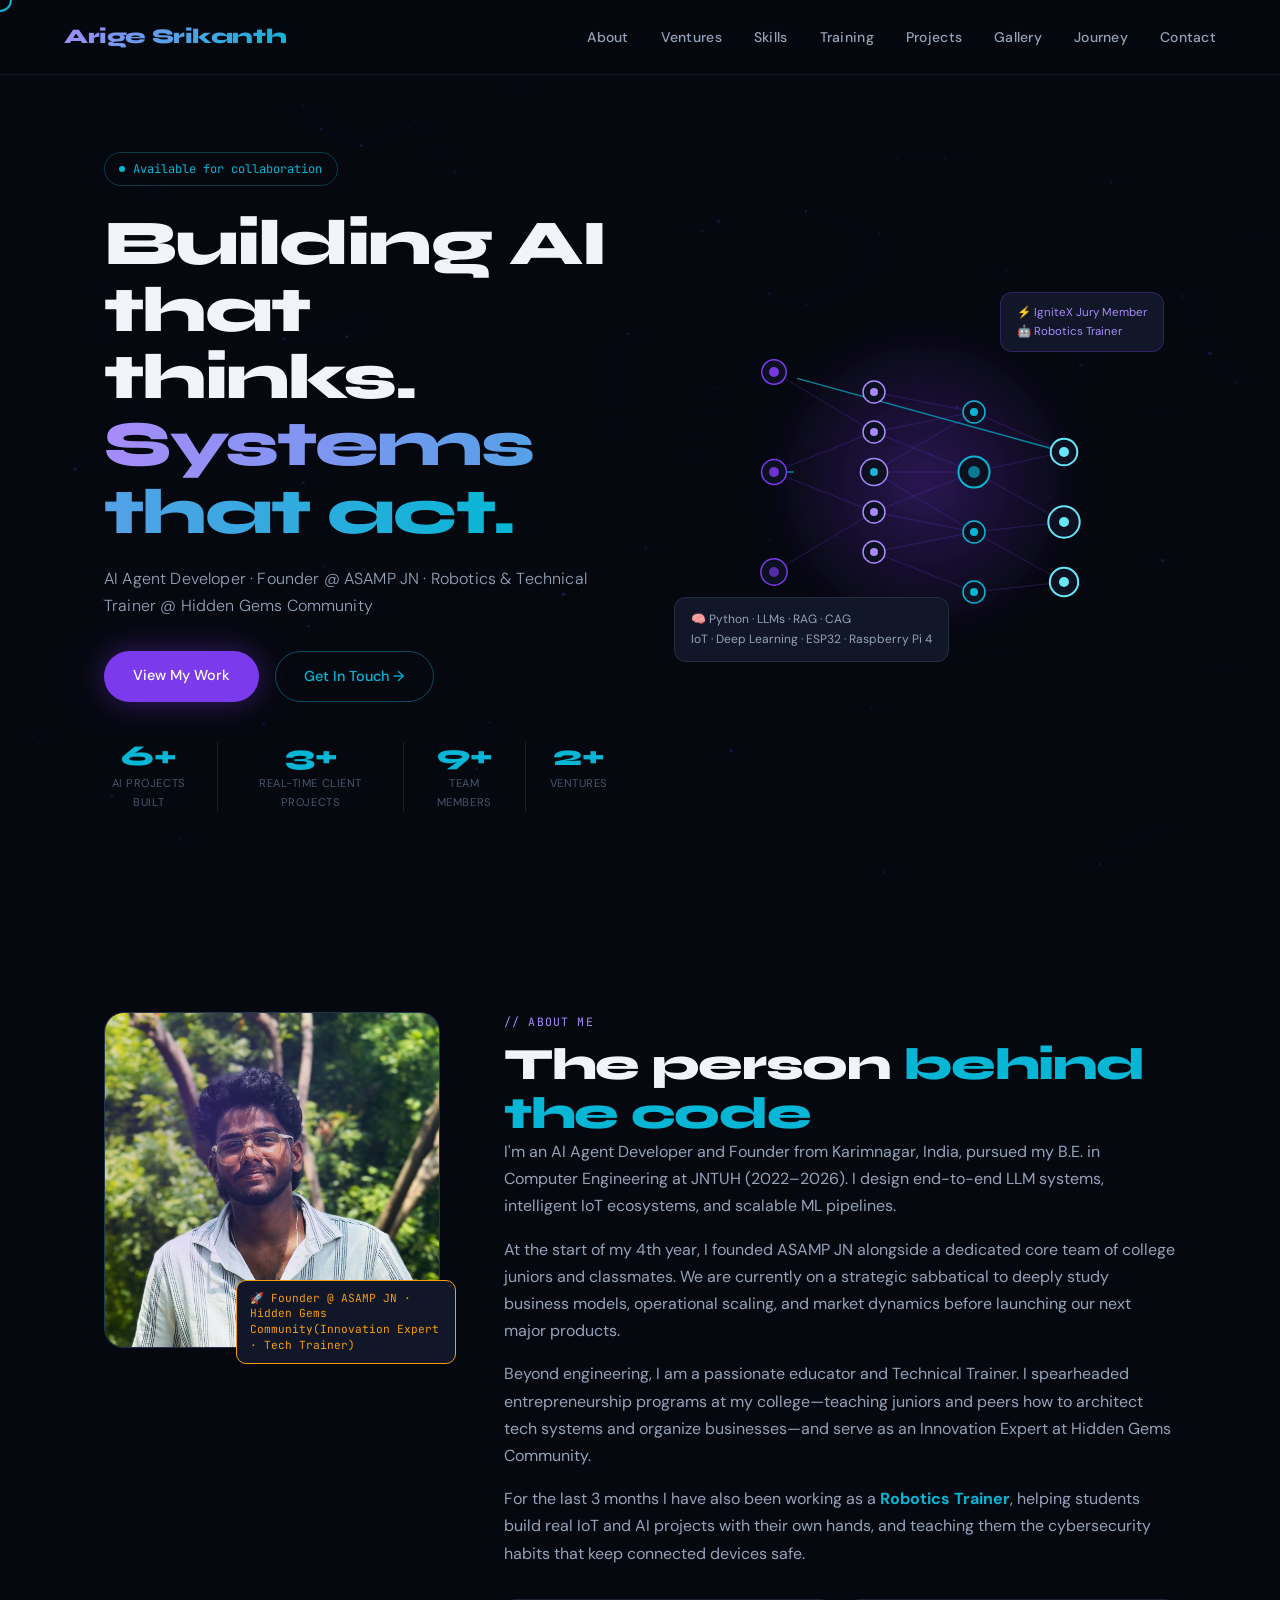
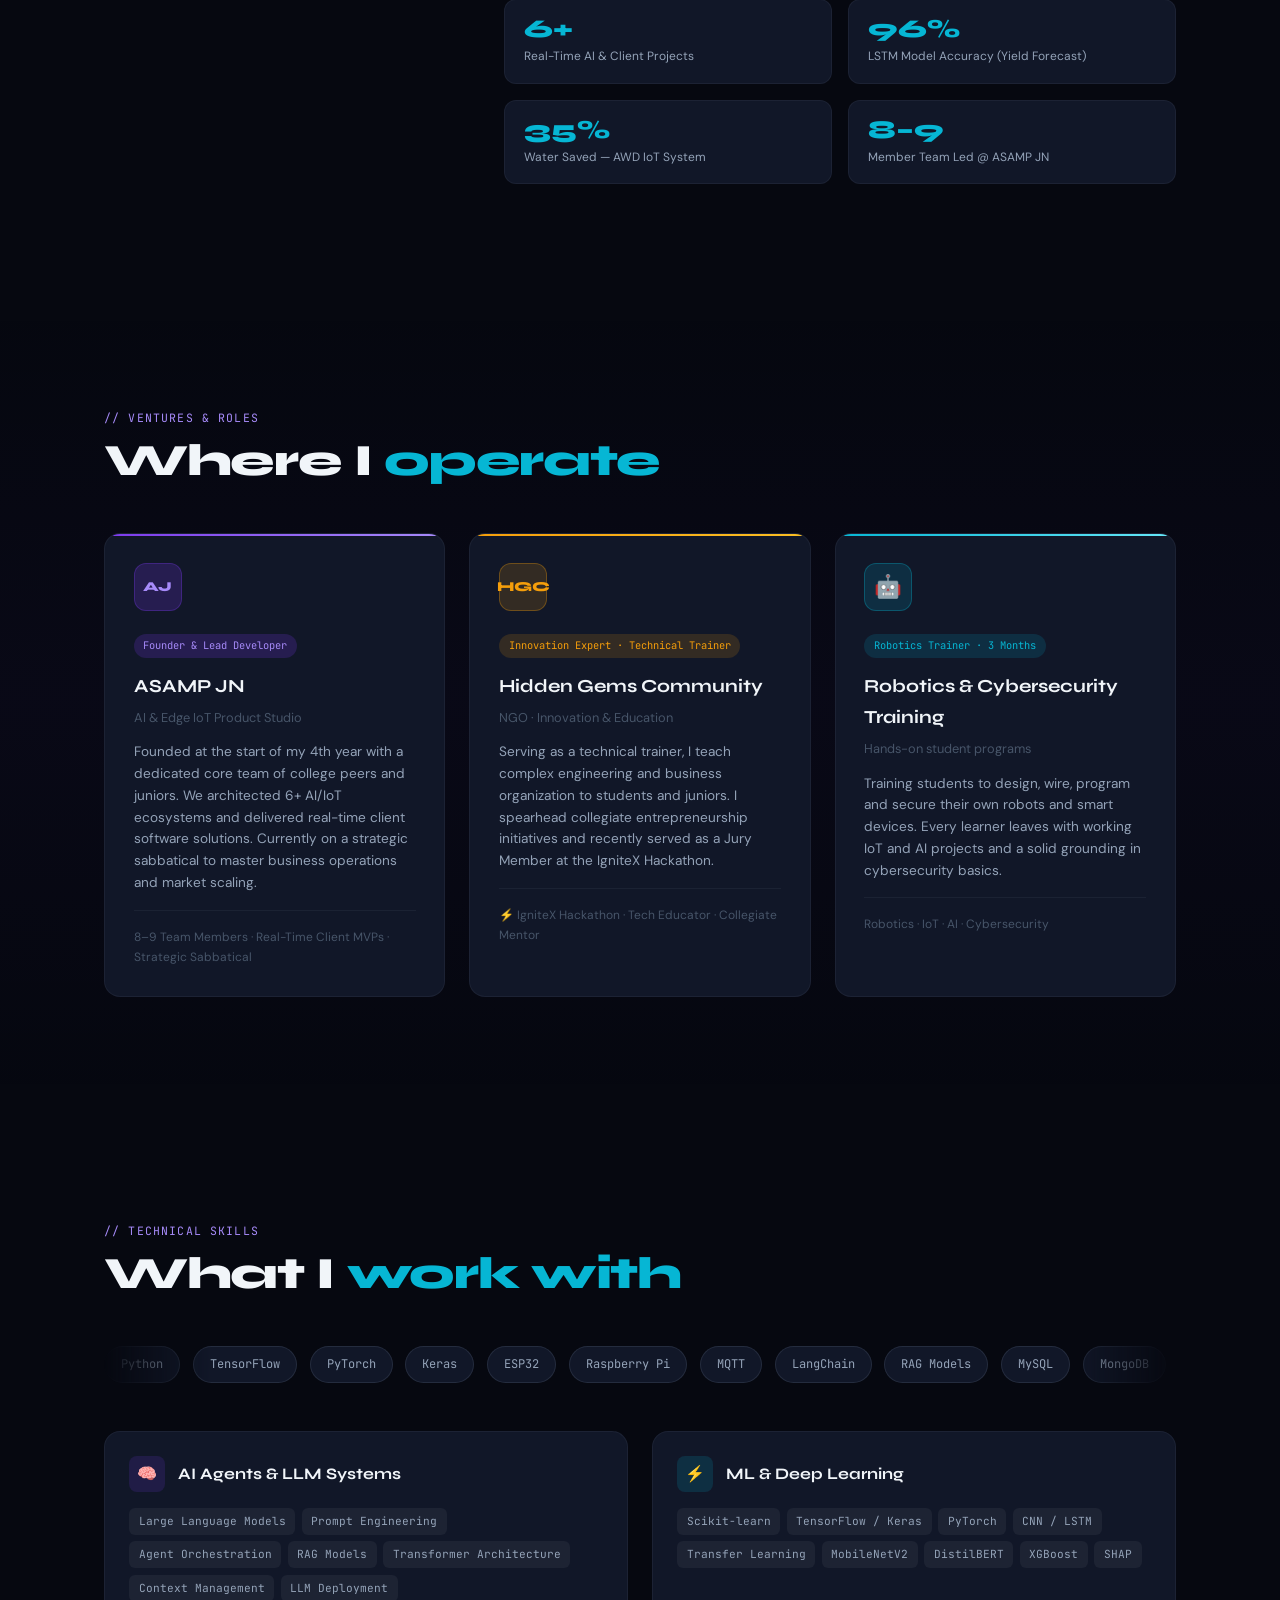
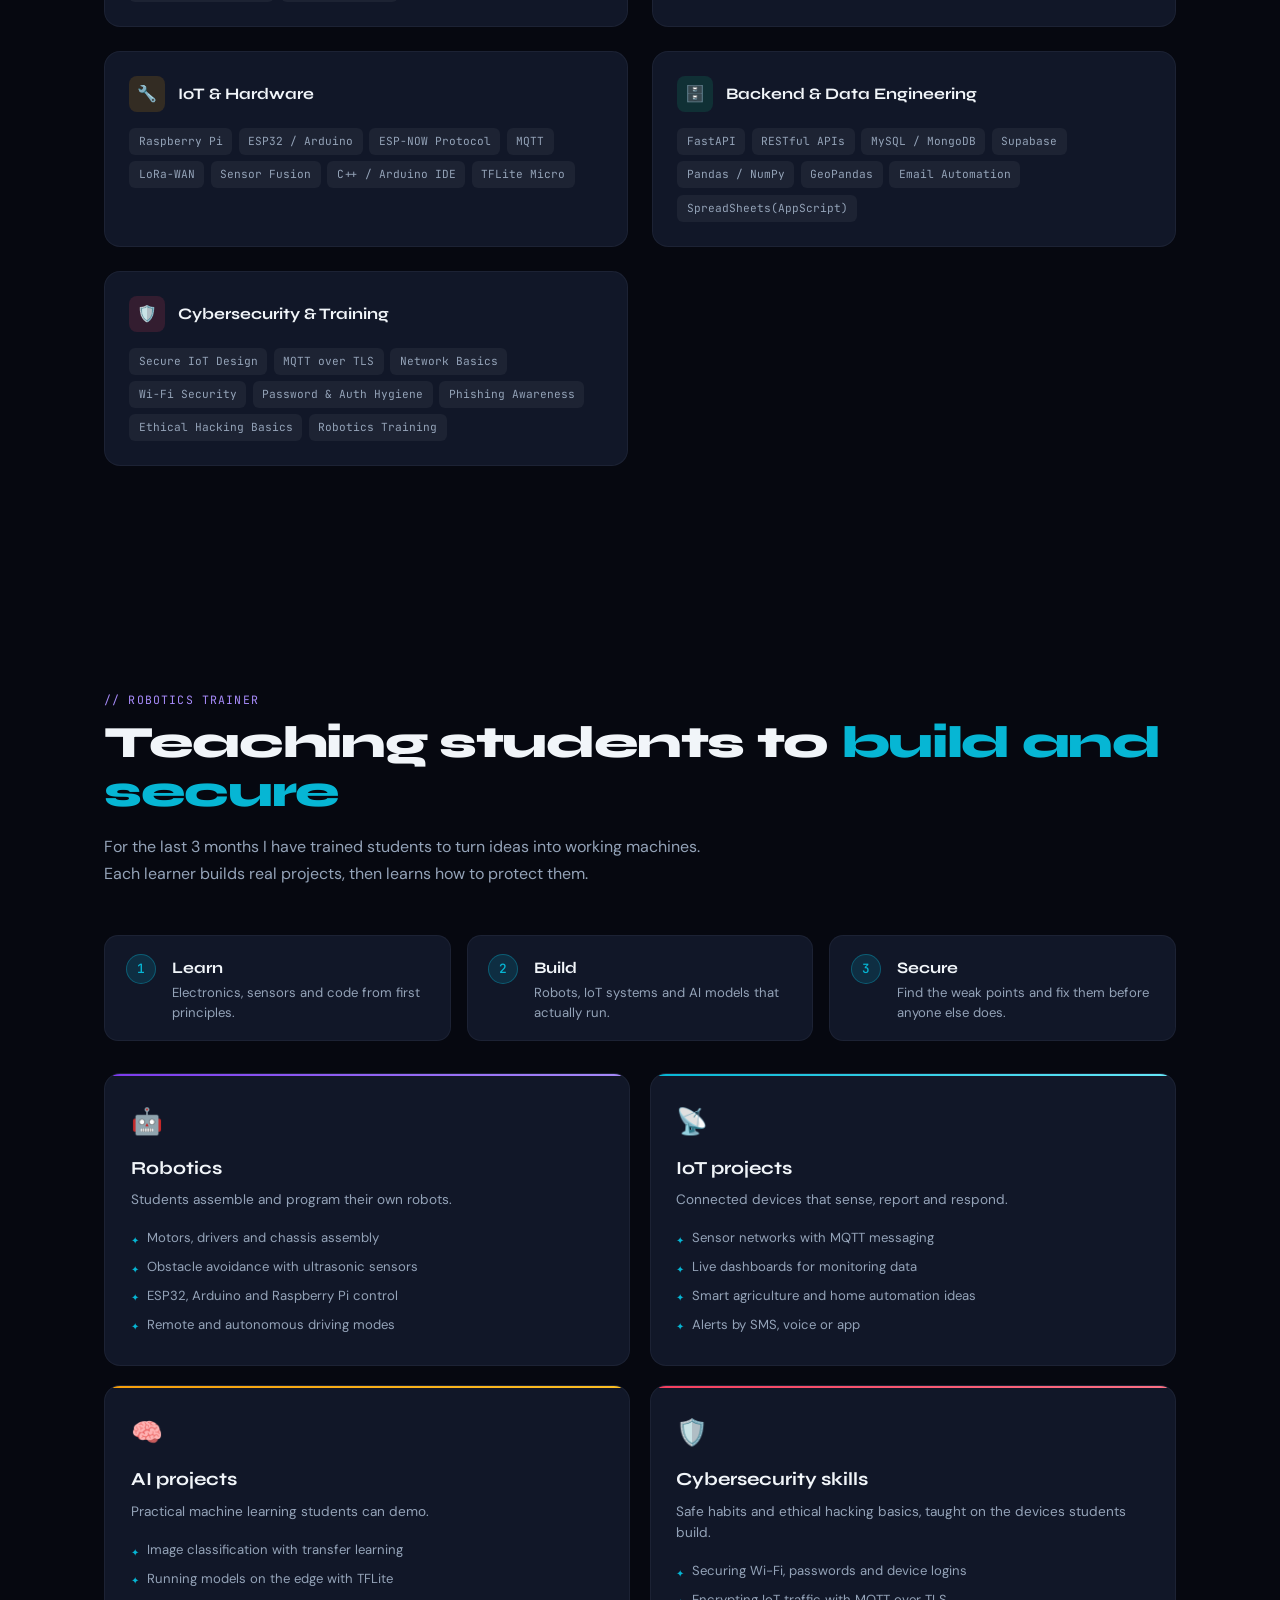
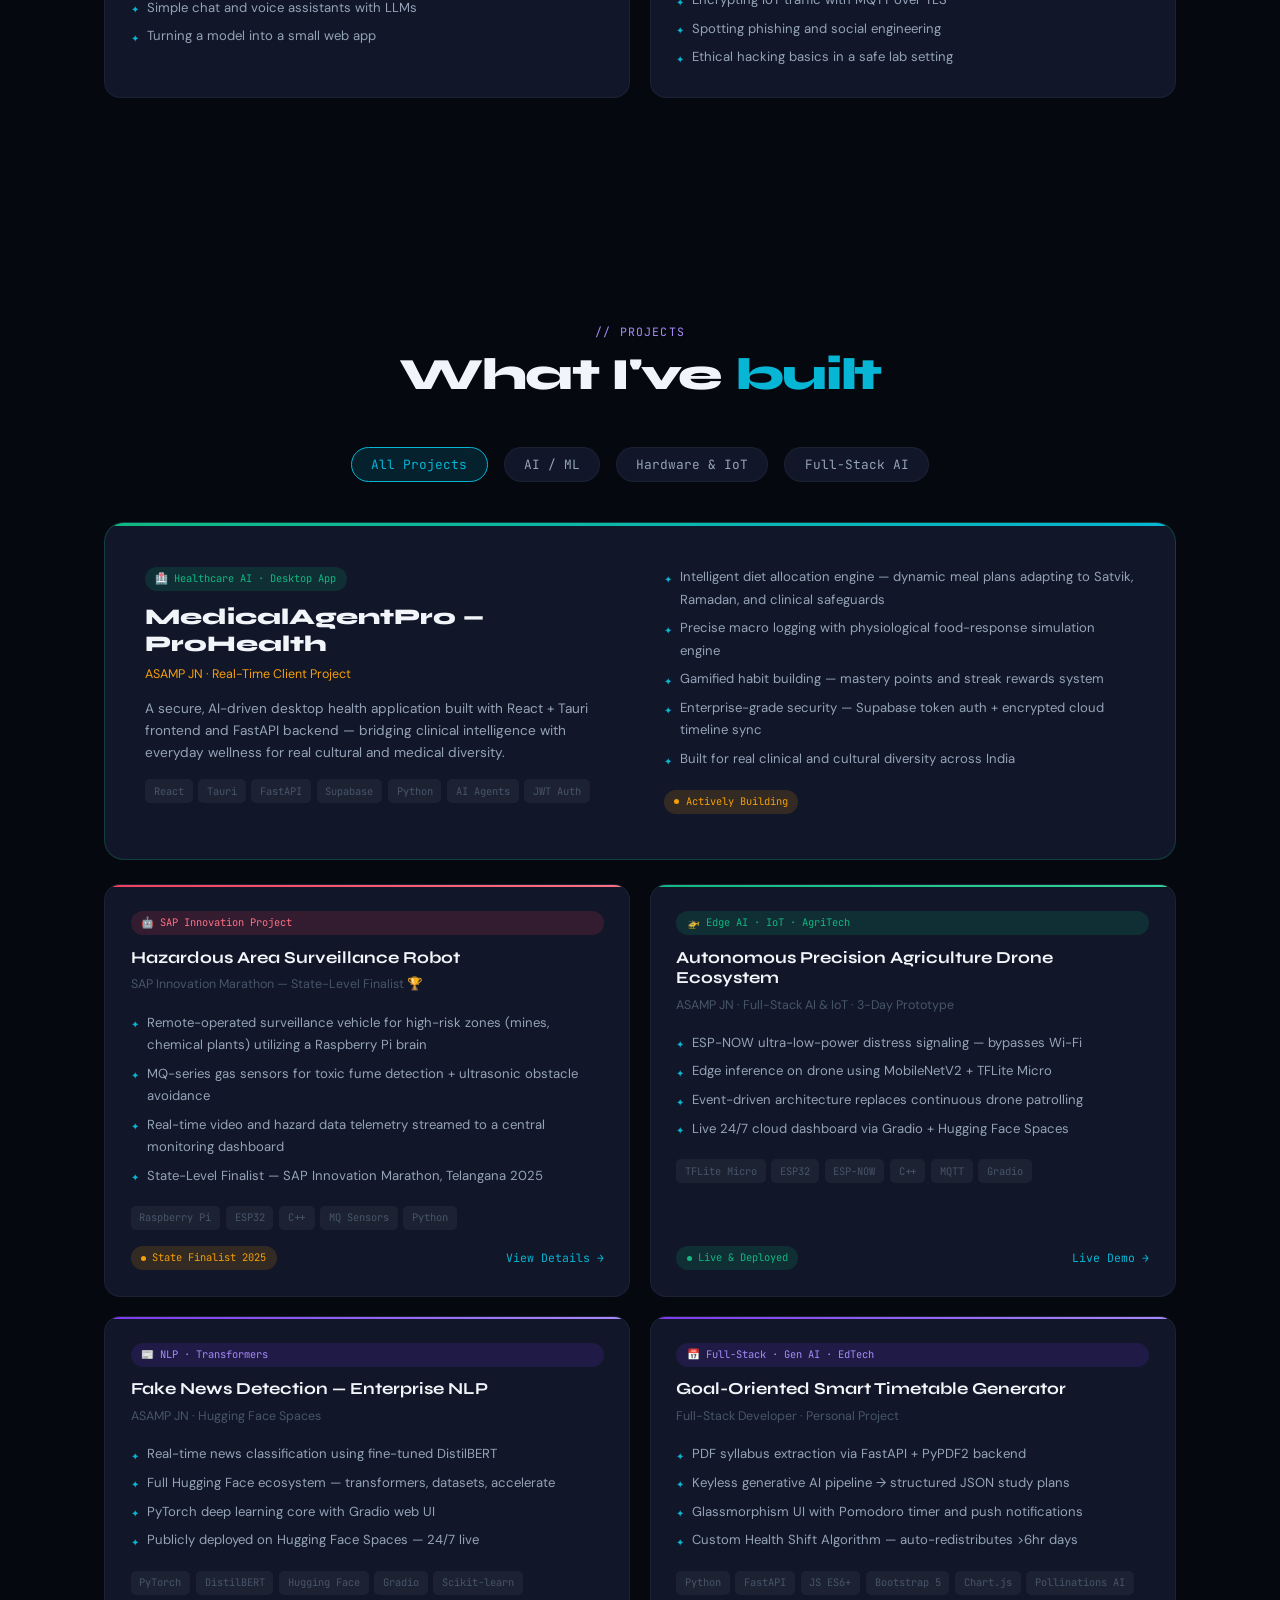
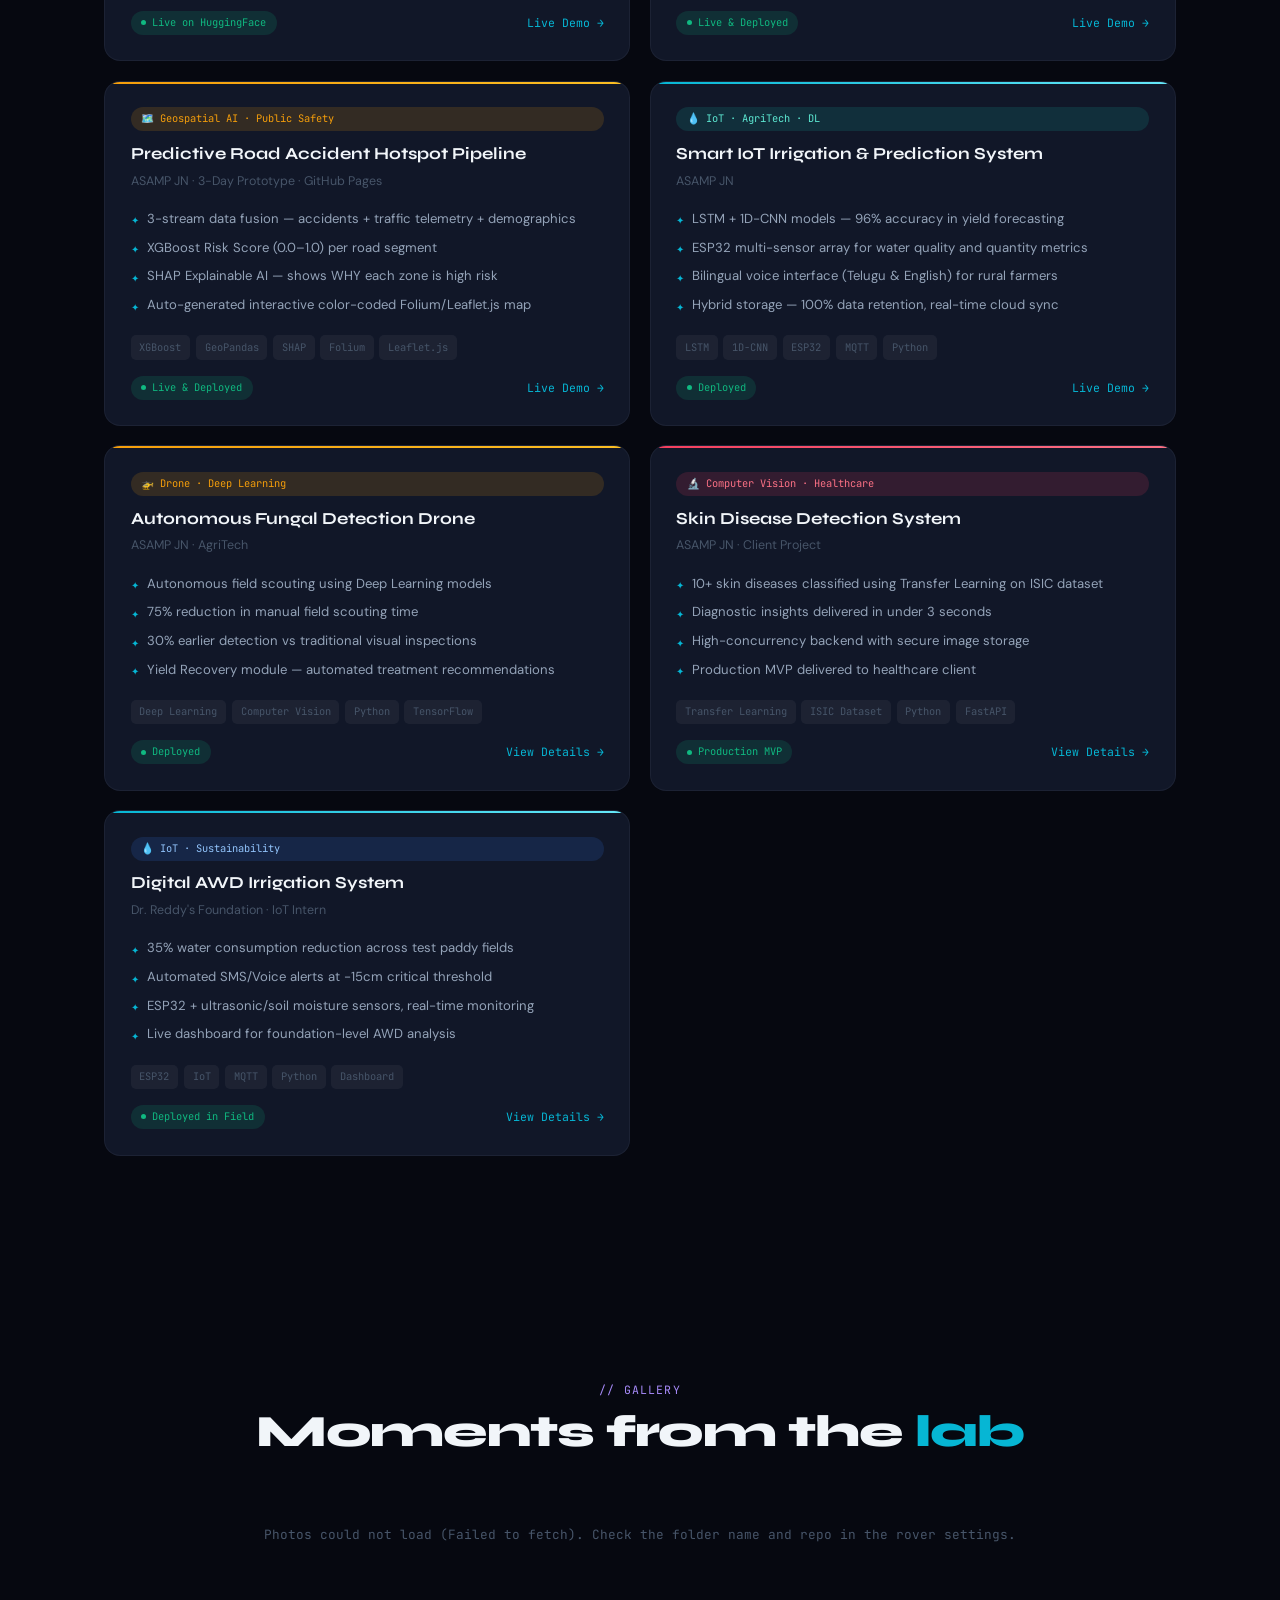
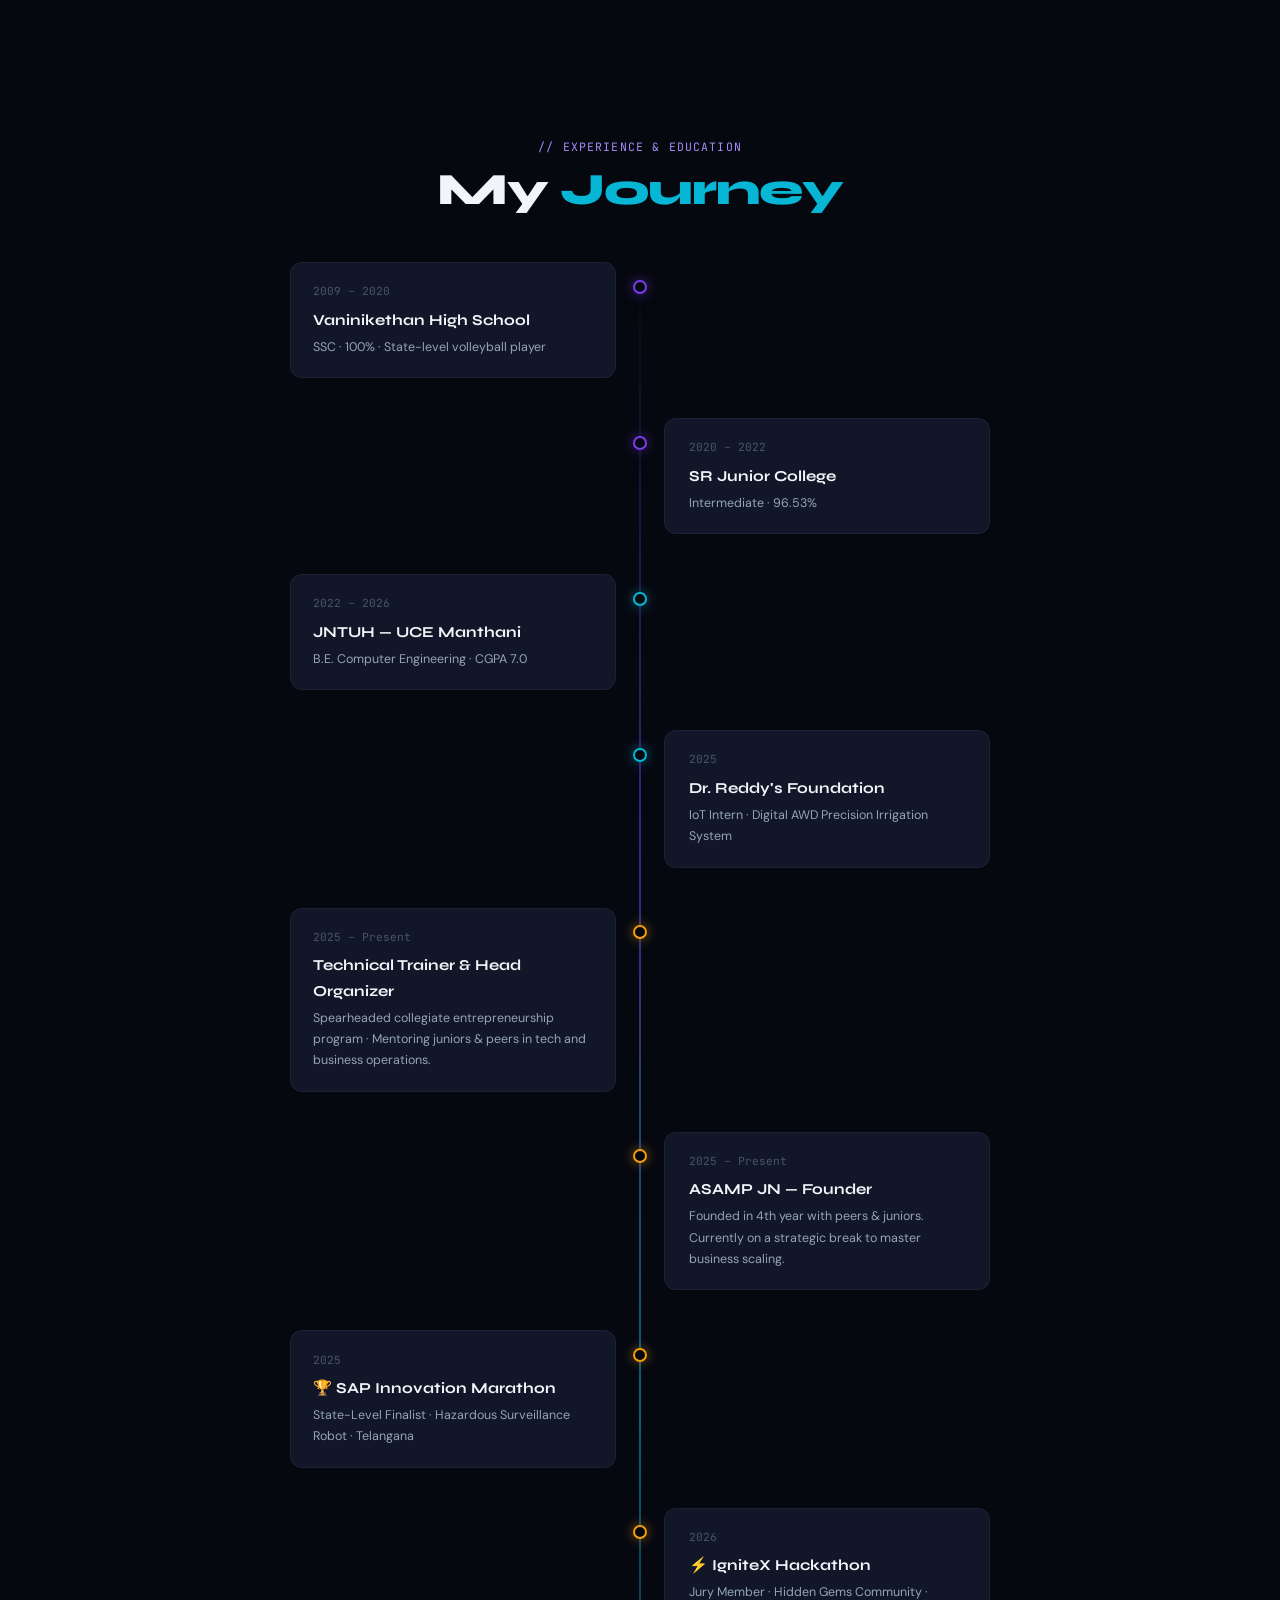
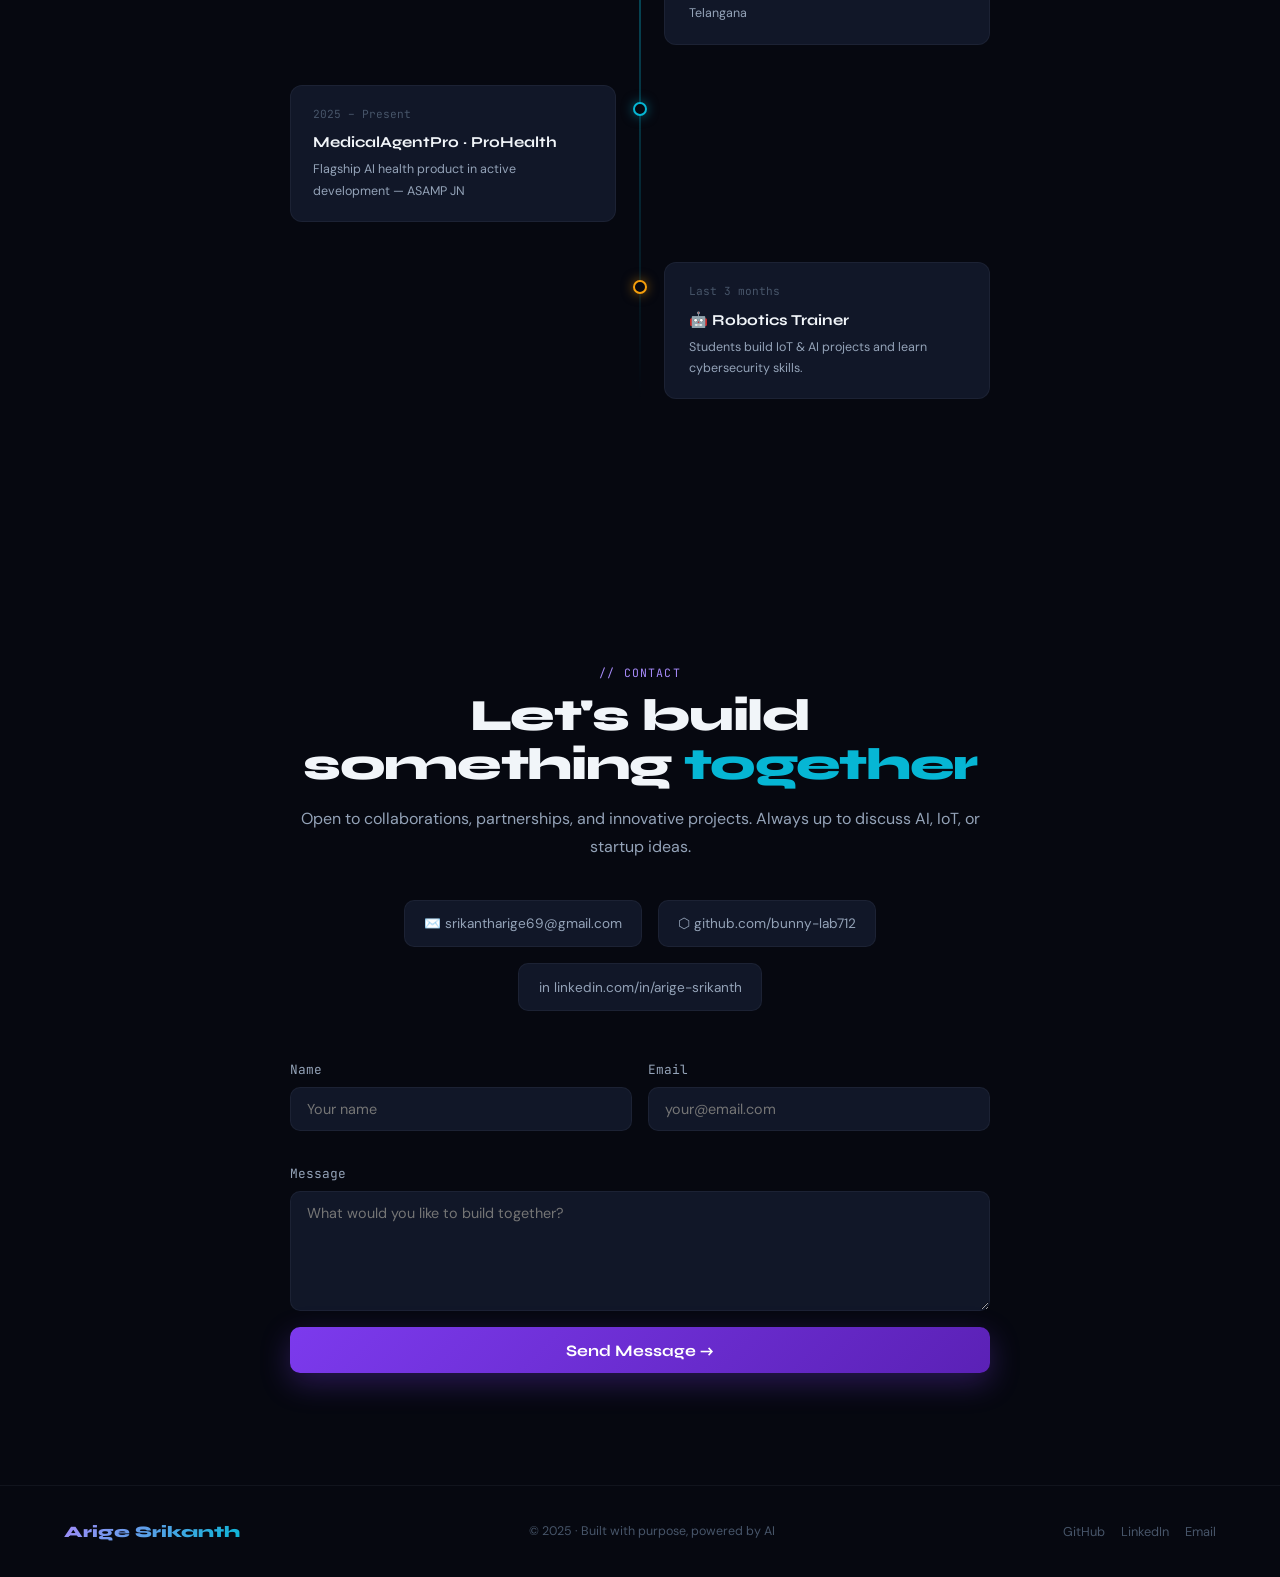
<file: index.html>
<!DOCTYPE html>
<html lang="en">
<head>
<meta charset="UTF-8"/>
<meta name="viewport" content="width=device-width, initial-scale=1.0"/>
<title>Arige Srikanth — AI Agent Developer & Founder</title>
<link href="https://fonts.googleapis.com/css2?family=Syne:wght@400;500;600;700;800&family=DM+Sans:ital,wght@0,300;0,400;0,500;1,300&family=JetBrains+Mono:wght@400;500&display=swap" rel="stylesheet"/>
<style>
:root{--bg:#060810;--bg2:#0c1020;--bg3:#111728;--violet:#7c3aed;--violet-light:#a78bfa;--cyan:#06b6d4;--cyan-light:#67e8f9;--amber:#f59e0b;--coral:#f43f5e;--green:#10b981;--text:#f1f5f9;--text2:#94a3b8;--text3:#475569;--border:rgba(148,163,184,0.08);--border2:rgba(148,163,184,0.15);--font-display:'Syne',sans-serif;--font-body:'DM Sans',sans-serif;--font-mono:'JetBrains Mono',monospace}
*,*::before,*::after{box-sizing:border-box;margin:0;padding:0}
html{scroll-behavior:smooth}
body{background:var(--bg);color:var(--text);font-family:var(--font-body);font-size:16px;line-height:1.7;overflow-x:hidden;cursor:none}
::selection{background:rgba(124,58,237,0.4);color:#fff}
::-webkit-scrollbar{width:4px}
::-webkit-scrollbar-track{background:var(--bg)}
::-webkit-scrollbar-thumb{background:var(--violet);border-radius:2px}
.custom-cursor{width:24px;height:24px;border:2px solid var(--cyan);border-radius:50%;position:fixed;pointer-events:none;z-index:9999;transform:translate(-50%,-50%);transition:transform 0.1s ease-out,width 0.2s,height 0.2s,background 0.2s}
.custom-cursor.hovering{width:40px;height:40px;background:rgba(6,182,212,0.1);border-color:var(--violet-light)}
.scroll-top{position:fixed;bottom:30px;right:30px;background:linear-gradient(135deg,var(--violet),var(--cyan));color:white;width:45px;height:45px;border-radius:50%;display:flex;align-items:center;justify-content:center;cursor:none;opacity:0;pointer-events:none;transition:all 0.3s;z-index:100;text-decoration:none;font-size:1.2rem;box-shadow:0 4px 15px rgba(124,58,237,0.4)}
.scroll-top.show{opacity:1;pointer-events:auto}
.scroll-top:hover{transform:translateY(-5px);box-shadow:0 6px 20px rgba(6,182,212,0.5)}
#particles-canvas{position:fixed;top:0;left:0;width:100%;height:100%;pointer-events:none;z-index:0;opacity:0.35}
nav{position:fixed;top:0;left:0;right:0;z-index:100;display:flex;align-items:center;justify-content:space-between;padding:1.2rem 4rem;backdrop-filter:blur(20px);background:rgba(6,8,16,0.7);border-bottom:1px solid var(--border);transition:all 0.3s}
nav.scrolled{padding:0.8rem 4rem}
.nav-logo{font-family:var(--font-display);font-size:1.3rem;font-weight:800;background:linear-gradient(135deg,var(--violet-light),var(--cyan));-webkit-background-clip:text;-webkit-text-fill-color:transparent;letter-spacing:-0.02em}
.nav-links{display:flex;gap:2rem;list-style:none}
.nav-links a{color:var(--text2);text-decoration:none;font-size:0.875rem;font-weight:500;letter-spacing:0.02em;transition:color 0.2s;position:relative;cursor:none}
.nav-links a::after{content:'';position:absolute;bottom:-4px;left:0;width:0;height:1px;background:var(--cyan);transition:width 0.3s}
.nav-links a:hover{color:var(--text)}
.nav-links a:hover::after{width:100%}
section{position:relative;z-index:1}
.container{max-width:1200px;margin:0 auto;padding:0 4rem}
#hero{min-height:100vh;display:flex;align-items:center;padding:8rem 0 4rem}
.hero-inner{display:grid;grid-template-columns:1fr 1fr;gap:4rem;align-items:center}
.hero-tag{display:inline-flex;align-items:center;gap:0.5rem;font-family:var(--font-mono);font-size:0.75rem;color:var(--cyan);border:1px solid rgba(6,182,212,0.3);padding:0.35rem 0.9rem;border-radius:100px;margin-bottom:1.5rem;animation:fadeUp 0.8s ease forwards}
.hero-tag::before{content:'';width:6px;height:6px;background:var(--cyan);border-radius:50%;animation:pulse 2s infinite}
@keyframes pulse{0%,100%{opacity:1;transform:scale(1)}50%{opacity:0.4;transform:scale(0.8)}}
.hero-title{font-family:var(--font-display);font-size:clamp(2.8rem,5vw,4.2rem);font-weight:800;line-height:1.05;letter-spacing:-0.03em;animation:fadeUp 0.8s 0.1s ease both}
.hero-title .line2{background:linear-gradient(90deg,var(--violet-light) 0%,var(--cyan) 50%,var(--violet-light) 100%);background-size:200%;-webkit-background-clip:text;-webkit-text-fill-color:transparent;animation:shimmer 4s linear infinite,fadeUp 0.8s 0.2s ease both}
@keyframes shimmer{to{background-position:200% center}}
.hero-sub{color:var(--text2);font-size:1rem;margin:1.2rem 0 2rem;font-weight:300;letter-spacing:0.01em;animation:fadeUp 0.8s 0.3s ease both}
.hero-btns{display:flex;gap:1rem;flex-wrap:wrap;animation:fadeUp 0.8s 0.4s ease both}
.btn-primary{padding:0.75rem 1.8rem;background:var(--violet);color:#fff;border:none;border-radius:100px;font-family:var(--font-body);font-size:0.9rem;font-weight:500;cursor:none;text-decoration:none;transition:all 0.3s;box-shadow:0 0 30px rgba(124,58,237,0.4)}
.btn-primary:hover{transform:translateY(-2px);box-shadow:0 0 50px rgba(124,58,237,0.6)}
.btn-ghost{padding:0.75rem 1.8rem;background:transparent;color:var(--cyan);border:1px solid rgba(6,182,212,0.4);border-radius:100px;font-family:var(--font-body);font-size:0.9rem;font-weight:500;cursor:none;text-decoration:none;transition:all 0.3s}
.btn-ghost:hover{background:rgba(6,182,212,0.1);transform:translateY(-2px)}
.hero-stats{display:flex;gap:1.5rem;margin-top:2.5rem;animation:fadeUp 0.8s 0.5s ease both}
.hstat{text-align:center}
.hstat-n{font-family:var(--font-display);font-size:1.8rem;font-weight:800;color:var(--cyan);line-height:1}
.hstat-l{font-size:0.7rem;color:var(--text3);margin-top:0.2rem;letter-spacing:0.05em;text-transform:uppercase}
.hstat-sep{width:1px;background:var(--border2);align-self:stretch}
.hero-visual{display:flex;align-items:center;justify-content:center;animation:fadeUp 0.8s 0.3s ease both}
.neural-wrap{position:relative;width:460px;height:420px}
.neural-wrap svg{width:100%;height:100%}
.floating-badge{position:absolute;bottom:30px;left:-20px;background:var(--bg3);border:1px solid var(--border2);border-radius:12px;padding:0.7rem 1rem;font-size:0.75rem;color:var(--text2);backdrop-filter:blur(10px);animation:float 4s ease-in-out infinite}
.floating-badge2{position:absolute;top:20px;right:-10px;background:var(--bg3);border:1px solid rgba(124,58,237,0.3);border-radius:12px;padding:0.6rem 1rem;font-size:0.72rem;color:var(--violet-light);animation:float 4s 2s ease-in-out infinite}
@keyframes float{0%,100%{transform:translateY(0)}50%{transform:translateY(-10px)}}
.section-header{margin-bottom:3rem}
.section-tag{font-family:var(--font-mono);font-size:0.72rem;color:var(--violet-light);letter-spacing:0.1em;text-transform:uppercase;margin-bottom:0.5rem}
.section-title{font-family:var(--font-display);font-size:clamp(2rem,3.5vw,2.8rem);font-weight:800;letter-spacing:-0.03em;line-height:1.1}
.section-title span{color:var(--cyan)}
#about{padding:7rem 0}
.about-grid{display:grid;grid-template-columns:1fr 2fr;gap:4rem;align-items:start}
.about-photo-wrap{position:relative}
.about-photo{width:100%;aspect-ratio:1;background:linear-gradient(135deg,rgba(124,58,237,0.2),rgba(6,182,212,0.2));border-radius:20px;border:1px solid var(--border2);display:flex;align-items:center;justify-content:center;font-family:var(--font-display);font-size:5rem;font-weight:800;color:var(--violet-light);position:relative;overflow:hidden}
.about-photo::before{content:'';position:absolute;inset:0;background:radial-gradient(circle at 30% 30%,rgba(124,58,237,0.3),transparent 60%)}
.about-badge{position:absolute;bottom:-1rem;right:-1rem;background:var(--bg3);border:1px solid var(--amber);border-radius:10px;padding:0.6rem 0.8rem;font-size:0.7rem;color:var(--amber);font-family:var(--font-mono);max-width:220px;line-height:1.4}
.about-text h3{font-family:var(--font-display);font-size:1.5rem;font-weight:700;margin-bottom:1rem;color:var(--text)}
.about-text p{color:var(--text2);margin-bottom:1rem}
.about-stats{display:grid;grid-template-columns:repeat(2,1fr);gap:1rem;margin-top:2rem}
.astat{background:var(--bg3);border:1px solid var(--border);border-radius:12px;padding:1rem 1.2rem;transition:border-color 0.3s}
.astat:hover{border-color:var(--violet)}
.astat-n{font-family:var(--font-display);font-size:1.6rem;font-weight:800;color:var(--cyan);line-height:1}
.astat-l{font-size:0.75rem;color:var(--text2);margin-top:0.3rem}
#ventures{padding:7rem 0;background:linear-gradient(180deg,transparent,rgba(124,58,237,0.03),transparent)}
.ventures-grid{display:grid;grid-template-columns:repeat(auto-fit,minmax(300px,1fr));gap:1.5rem}
.venture-card{background:var(--bg3);border-radius:16px;border:1px solid var(--border);padding:1.8rem;position:relative;overflow:hidden;transition:all 0.4s;cursor:default}
.venture-card::before{content:'';position:absolute;top:0;left:0;right:0;height:2px;transition:opacity 0.3s}
.venture-card.violet::before{background:linear-gradient(90deg,var(--violet),var(--violet-light))}
.venture-card.amber::before{background:linear-gradient(90deg,var(--amber),#fbbf24)}
.venture-card:hover{transform:translateY(-6px);border-color:var(--border2)}
.venture-card.violet:hover{box-shadow:0 20px 60px rgba(124,58,237,0.2)}
.venture-card.amber:hover{box-shadow:0 20px 60px rgba(245,158,11,0.2)}
.venture-icon{width:48px;height:48px;border-radius:12px;display:flex;align-items:center;justify-content:center;font-family:var(--font-display);font-size:0.85rem;font-weight:800;margin-bottom:1.2rem}
.vi-v{background:rgba(124,58,237,0.2);color:var(--violet-light);border:1px solid rgba(124,58,237,0.3)}
.vi-a{background:rgba(245,158,11,0.15);color:var(--amber);border:1px solid rgba(245,158,11,0.3)}
.venture-role-pill{font-family:var(--font-mono);font-size:0.65rem;padding:0.2rem 0.6rem;border-radius:100px;margin-bottom:0.8rem;display:inline-block}
.rp-v{background:rgba(124,58,237,0.2);color:var(--violet-light)}
.rp-a{background:rgba(245,158,11,0.15);color:var(--amber)}
.venture-name{font-family:var(--font-display);font-size:1.15rem;font-weight:700;margin-bottom:0.3rem}
.venture-sub{font-size:0.8rem;color:var(--text3);margin-bottom:0.8rem}
.venture-body{font-size:0.85rem;color:var(--text2);line-height:1.6}
.venture-footer{margin-top:1rem;padding-top:1rem;border-top:1px solid var(--border);font-size:0.75rem;color:var(--text3)}
#skills{padding:7rem 0}
.marquee-outer{overflow:hidden;margin-bottom:3rem;mask-image:linear-gradient(90deg,transparent,black 10%,black 90%,transparent)}
.marquee-track{display:flex;gap:0.8rem;width:max-content;animation:marquee 25s linear infinite}
.marquee-outer:hover .marquee-track{animation-play-state:paused}
@keyframes marquee{to{transform:translateX(-50%)}}
.skill-pill{padding:0.45rem 1rem;border-radius:100px;white-space:nowrap;font-family:var(--font-mono);font-size:0.75rem;border:1px solid var(--border2);color:var(--text2);background:var(--bg3)}
.skills-grid{display:grid;grid-template-columns:repeat(2,1fr);gap:1.5rem}
.skill-card{background:var(--bg3);border:1px solid var(--border);border-radius:16px;padding:1.5rem;transition:all 0.3s}
.skill-card:hover{border-color:var(--border2);transform:translateY(-3px)}
.skill-card-head{display:flex;align-items:center;gap:0.8rem;margin-bottom:1rem}
.skill-card-icon{width:36px;height:36px;border-radius:8px;display:flex;align-items:center;justify-content:center;font-size:1rem}
.skill-card-title{font-family:var(--font-display);font-size:1rem;font-weight:700}
.skill-tags{display:flex;flex-wrap:wrap;gap:0.4rem}
.stag{font-family:var(--font-mono);font-size:0.7rem;padding:0.25rem 0.6rem;border-radius:6px;background:rgba(255,255,255,0.05);color:var(--text2)}
.project-filters{display:flex;flex-wrap:wrap;justify-content:center;gap:1rem;margin-bottom:2.5rem}
.filter-btn{background:var(--bg3);border:1px solid var(--border);color:var(--text2);padding:0.5rem 1.2rem;border-radius:100px;cursor:none;font-family:var(--font-mono);font-size:0.8rem;transition:all 0.3s}
.filter-btn:hover{border-color:var(--cyan);color:var(--cyan)}
.filter-btn.active{background:rgba(6,182,212,0.15);border-color:var(--cyan);color:var(--cyan)}
#projects{padding:7rem 0}
.proj-featured{background:var(--bg3);border:1px solid rgba(16,185,129,0.25);border-radius:20px;padding:2.5rem;margin-bottom:1.5rem;position:relative;overflow:hidden;transition:all 0.4s;display:flex}
.proj-featured::before{content:'';position:absolute;top:0;left:0;right:0;height:3px;background:linear-gradient(90deg,var(--green),var(--cyan))}
.proj-featured:hover{transform:translateY(-4px);box-shadow:0 30px 80px rgba(16,185,129,0.15)}
.proj-featured-inner{display:grid;grid-template-columns:1fr 1fr;gap:3rem;align-items:start;width:100%}
.proj-grid{display:grid;grid-template-columns:repeat(2,1fr);gap:1.2rem}
.proj-card{background:var(--bg3);border-radius:16px;border:1px solid var(--border);padding:1.6rem;position:relative;overflow:hidden;transition:all 0.4s;display:flex;flex-direction:column}
.proj-card::before{content:'';position:absolute;top:0;left:0;right:0;height:2px;opacity:0;transition:opacity 0.3s}
.proj-card:hover{transform:translateY(-5px)}
.proj-card.c-violet::before{background:linear-gradient(90deg,var(--violet),var(--violet-light))}
.proj-card.c-violet:hover{border-color:rgba(124,58,237,0.3);box-shadow:0 20px 50px rgba(124,58,237,0.15)}
.proj-card.c-violet::before,.proj-card.c-violet:hover::before{opacity:1}
.proj-card.c-cyan::before{background:linear-gradient(90deg,var(--cyan),var(--cyan-light))}
.proj-card.c-cyan:hover{border-color:rgba(6,182,212,0.3);box-shadow:0 20px 50px rgba(6,182,212,0.15)}
.proj-card.c-cyan::before,.proj-card.c-cyan:hover::before{opacity:1}
.proj-card.c-coral::before{background:linear-gradient(90deg,var(--coral),#fb7185)}
.proj-card.c-coral:hover{border-color:rgba(244,63,94,0.3);box-shadow:0 20px 50px rgba(244,63,94,0.15)}
.proj-card.c-coral::before,.proj-card.c-coral:hover::before{opacity:1}
.proj-card.c-amber::before{background:linear-gradient(90deg,var(--amber),#fbbf24)}
.proj-card.c-amber:hover{border-color:rgba(245,158,11,0.3);box-shadow:0 20px 50px rgba(245,158,11,0.15)}
.proj-card.c-amber::before,.proj-card.c-amber:hover::before{opacity:1}
.proj-card.c-green::before{background:linear-gradient(90deg,var(--green),#34d399)}
.proj-card.c-green:hover{border-color:rgba(16,185,129,0.3);box-shadow:0 20px 50px rgba(16,185,129,0.15)}
.proj-card.c-green::before,.proj-card.c-green:hover::before{opacity:1}
.proj-category{font-family:var(--font-mono);font-size:0.65rem;padding:0.2rem 0.65rem;border-radius:100px;display:inline-block;margin-bottom:0.8rem}
.pc-green{background:rgba(16,185,129,0.15);color:var(--green)}
.pc-violet{background:rgba(124,58,237,0.15);color:var(--violet-light)}
.pc-cyan{background:rgba(6,182,212,0.15);color:var(--cyan)}
.pc-coral{background:rgba(244,63,94,0.15);color:#fb7185}
.pc-amber{background:rgba(245,158,11,0.15);color:var(--amber)}
.pc-blue{background:rgba(59,130,246,0.15);color:#93c5fd}
.pc-teal{background:rgba(20,184,166,0.15);color:#5eead4}
.proj-title{font-family:var(--font-display);font-size:1.05rem;font-weight:700;margin-bottom:0.4rem;line-height:1.2}
.proj-title-lg{font-family:var(--font-display);font-size:1.4rem;font-weight:800;margin-bottom:0.4rem;line-height:1.2}
.proj-sub{font-size:0.78rem;color:var(--text3);margin-bottom:0.8rem}
.proj-desc{font-size:0.85rem;color:var(--text2);line-height:1.6;margin-bottom:1rem}
.proj-metrics{list-style:none;margin-bottom:1rem}
.proj-metrics li{font-size:0.82rem;color:var(--text2);padding:0.2rem 0;display:flex;align-items:flex-start;gap:0.5rem}
.proj-metrics li::before{content:'✦';color:var(--cyan);font-size:0.6rem;margin-top:0.35rem;flex-shrink:0}
.tech-pills{display:flex;flex-wrap:wrap;gap:0.35rem;margin-bottom:1rem}
.tpill{font-family:var(--font-mono);font-size:0.65rem;padding:0.2rem 0.55rem;border-radius:5px;background:rgba(255,255,255,0.05);color:var(--text3)}
.proj-footer{margin-top:auto;display:flex;align-items:center;justify-content:space-between}
.status-badge{font-family:var(--font-mono);font-size:0.65rem;padding:0.2rem 0.65rem;border-radius:100px;display:inline-flex;align-items:center;gap:0.4rem}
.sb-green{background:rgba(16,185,129,0.15);color:var(--green)}
.sb-amber{background:rgba(245,158,11,0.15);color:var(--amber)}
.sb-dot{width:5px;height:5px;border-radius:50%;animation:pulse 2s infinite}
.sb-dot-green{background:var(--green)}
.sb-dot-amber{background:var(--amber)}
.proj-link{font-family:var(--font-mono);font-size:0.72rem;color:var(--cyan);text-decoration:none;display:flex;align-items:center;gap:0.3rem;transition:gap 0.2s;cursor:none}
.proj-link:hover{gap:0.5rem}
#journey{padding:7rem 0}
.timeline{position:relative;max-width:700px;margin:0 auto}
.timeline-line{position:absolute;left:50%;top:0;bottom:0;width:1px;transform:translateX(-50%);background:linear-gradient(180deg,transparent,var(--violet),var(--cyan),transparent)}
.tl-item{display:grid;grid-template-columns:1fr 48px 1fr;gap:0;margin-bottom:2.5rem;align-items:start}
.tl-content{background:var(--bg3);border:1px solid var(--border);border-radius:12px;padding:1.2rem 1.4rem;transition:all 0.3s}
.tl-content:hover{border-color:var(--border2)}
.tl-left{padding-right:1.5rem}
.tl-right{padding-left:1.5rem}
.tl-empty{padding:0;background:none;border:none}
.tl-dot{width:14px;height:14px;border-radius:50%;border:2px solid var(--violet);background:var(--bg);margin:1.1rem auto 0;box-shadow:0 0 12px rgba(124,58,237,0.5);position:relative;z-index:2}
.tl-dot.cyan{border-color:var(--cyan);box-shadow:0 0 12px rgba(6,182,212,0.5)}
.tl-dot.amber{border-color:var(--amber);box-shadow:0 0 12px rgba(245,158,11,0.5)}
.tl-year{font-family:var(--font-mono);font-size:0.7rem;color:var(--text3);margin-bottom:0.4rem}
.tl-title{font-family:var(--font-display);font-size:0.95rem;font-weight:700;margin-bottom:0.2rem}
.tl-sub{font-size:0.78rem;color:var(--text2)}
#contact{padding:7rem 0}
.contact-inner{max-width:700px;margin:0 auto;text-align:center}
.contact-inner .section-title{margin-bottom:1rem}
.contact-sub{color:var(--text2);margin-bottom:2.5rem}
.contact-links{display:flex;justify-content:center;gap:1rem;margin-bottom:3rem;flex-wrap:wrap}
.clink{display:flex;align-items:center;gap:0.5rem;background:var(--bg3);border:1px solid var(--border);border-radius:10px;padding:0.7rem 1.2rem;color:var(--text2);text-decoration:none;font-size:0.85rem;transition:all 0.3s;cursor:none}
.clink:hover{border-color:var(--cyan);color:var(--cyan);transform:translateY(-2px)}
.contact-form{text-align:left}
.form-row{display:grid;grid-template-columns:1fr 1fr;gap:1rem;margin-bottom:1rem}
.form-group{display:flex;flex-direction:column;gap:0.4rem;margin-bottom:1rem}
.form-group label{font-size:0.8rem;color:var(--text2);font-family:var(--font-mono)}
.form-group input,.form-group textarea{background:var(--bg3);border:1px solid var(--border);border-radius:10px;padding:0.75rem 1rem;color:var(--text);font-family:var(--font-body);font-size:0.9rem;transition:border-color 0.3s;outline:none;resize:vertical;cursor:none}
.form-group input:focus,.form-group textarea:focus{border-color:var(--violet)}
.form-group textarea{min-height:120px}
.btn-send{width:100%;padding:0.85rem;background:linear-gradient(135deg,var(--violet),#5b21b6);color:#fff;border:none;border-radius:10px;font-family:var(--font-display);font-size:1rem;font-weight:700;cursor:none;transition:all 0.3s;box-shadow:0 10px 30px rgba(124,58,237,0.3)}
.btn-send:hover{transform:translateY(-2px);box-shadow:0 15px 40px rgba(124,58,237,0.5)}
footer{padding:2rem 4rem;border-top:1px solid var(--border);display:flex;align-items:center;justify-content:space-between;position:relative;z-index:1}
.footer-logo{font-family:var(--font-display);font-size:1rem;font-weight:800;background:linear-gradient(135deg,var(--violet-light),var(--cyan));-webkit-background-clip:text;-webkit-text-fill-color:transparent}
.footer-copy{font-size:0.78rem;color:var(--text3)}
.footer-links{display:flex;gap:1rem}
.footer-links a{color:var(--text3);text-decoration:none;font-size:0.8rem;transition:color 0.2s;cursor:none}
.footer-links a:hover{color:var(--cyan)}
@keyframes fadeUp{from{opacity:0;transform:translateY(30px)}to{opacity:1;transform:translateY(0)}}
.reveal{opacity:0;transform:translateY(30px);transition:opacity 0.7s ease,transform 0.7s ease}
.reveal.visible{opacity:1;transform:translateY(0)}
.reveal-delay-1{transition-delay:0.1s}
.reveal-delay-2{transition-delay:0.2s}
.reveal-delay-3{transition-delay:0.3s}
@media (max-width:900px){
nav{padding:1rem 1.5rem}
.container{padding:0 1.5rem}
.hero-inner{grid-template-columns:1fr}
.neural-wrap{width:300px;height:280px}
.about-grid{grid-template-columns:1fr}
.ventures-grid{grid-template-columns:1fr}
.skills-grid{grid-template-columns:1fr}
.proj-grid{grid-template-columns:1fr}
.proj-featured-inner{grid-template-columns:1fr;gap:1.5rem}
.tl-item{grid-template-columns:1fr 32px}
.tl-left,.tl-right{padding-left:1rem;padding-right:0}
.form-row{grid-template-columns:1fr}
footer{flex-direction:column;gap:1rem;text-align:center}
.hero-stats{flex-wrap:wrap}
.nav-links{display:none}
.custom-cursor{display:none}
body,a,button,input,textarea{cursor:auto !important}
}

/* ─── ROBOTICS TRAINER ADDITIONS ─── */
.venture-card.cyan::before { background: linear-gradient(90deg, var(--cyan), var(--cyan-light)); }
.venture-card.cyan:hover { box-shadow: 0 20px 60px rgba(6,182,212,0.2); }
.vi-c { background: rgba(6,182,212,0.15); color: var(--cyan); border: 1px solid rgba(6,182,212,0.3); font-size: 1.4rem; }
.rp-c { background: rgba(6,182,212,0.15); color: var(--cyan); }

#training { padding: 7rem 0; }
.train-lead { color: var(--text2); max-width: 620px; margin-top: 1rem; }
.train-flow { display: grid; grid-template-columns: repeat(3,1fr); gap: 1rem; margin-bottom: 2rem; }
.train-step {
  display: flex; gap: 1rem; align-items: flex-start;
  background: var(--bg3); border: 1px solid var(--border);
  border-radius: 14px; padding: 1.1rem 1.3rem;
}
.train-step strong { font-family: var(--font-display); font-size: 1rem; }
.train-step p { font-size: 0.82rem; color: var(--text2); line-height: 1.5; margin-top: 0.15rem; }
.train-num {
  flex-shrink: 0; width: 30px; height: 30px; border-radius: 50%;
  display: flex; align-items: center; justify-content: center;
  font-family: var(--font-mono); font-size: 0.8rem; font-weight: 500;
  background: rgba(6,182,212,0.15); color: var(--cyan); border: 1px solid rgba(6,182,212,0.35);
}
.train-grid { display: grid; grid-template-columns: repeat(2,1fr); gap: 1.2rem; }
.train-card {
  background: var(--bg3); border: 1px solid var(--border);
  border-radius: 16px; padding: 1.6rem; position: relative; overflow: hidden;
  transition: transform 0.3s, border-color 0.3s;
}
.train-card::before { content: ''; position: absolute; top: 0; left: 0; right: 0; height: 2px; }
.train-card:hover { transform: translateY(-4px); border-color: var(--border2); }
.t-violet::before { background: linear-gradient(90deg, var(--violet), var(--violet-light)); }
.t-cyan::before { background: linear-gradient(90deg, var(--cyan), var(--cyan-light)); }
.t-amber::before { background: linear-gradient(90deg, var(--amber), #fbbf24); }
.t-coral::before { background: linear-gradient(90deg, var(--coral), #fb7185); }
.train-icon { font-size: 1.6rem; margin-bottom: 0.6rem; }
.train-card h3 { font-family: var(--font-display); font-size: 1.15rem; font-weight: 700; margin-bottom: 0.3rem; }
.train-card > p { font-size: 0.85rem; color: var(--text2); margin-bottom: 0.9rem; line-height: 1.55; }
.train-card ul { list-style: none; }
.train-card li {
  font-size: 0.82rem; color: var(--text2); padding: 0.2rem 0;
  display: flex; gap: 0.5rem; align-items: flex-start;
}
.train-card li::before { content: '✦'; color: var(--cyan); font-size: 0.6rem; margin-top: 0.35rem; flex-shrink: 0; }

/* ─── PHOTO ROVER ─── */
#gallery { padding: 7rem 0 5rem; }
.rover {
  overflow: hidden; width: 100%;
  mask-image: linear-gradient(90deg, transparent, #000 6%, #000 94%, transparent);
  -webkit-mask-image: linear-gradient(90deg, transparent, #000 6%, #000 94%, transparent);
}
.rover-track {
  display: flex; gap: 1rem; width: max-content;
  animation: rover-scroll var(--rover-time, 40s) linear infinite;
}
.rover:hover .rover-track { animation-play-state: paused; }
@keyframes rover-scroll { to { transform: translateX(calc(-50% - 0.5rem)); } }
.rover-item {
  flex: 0 0 auto; height: 260px; border-radius: 14px; overflow: hidden;
  border: 1px solid var(--border2); background: var(--bg3); cursor: none;
  transition: transform 0.3s, border-color 0.3s;
}
.rover-item:hover { transform: scale(1.03); border-color: var(--cyan); }
.rover-item img { height: 100%; width: auto; display: block; }
.rover-note { text-align: center; font-size: 0.8rem; color: var(--text3); margin-top: 1.2rem; font-family: var(--font-mono); padding: 0 1.5rem; }

.lightbox {
  position: fixed; inset: 0; z-index: 500; display: none;
  align-items: center; justify-content: center;
  background: rgba(6,8,16,0.92); backdrop-filter: blur(8px); padding: 2rem;
}
.lightbox.open { display: flex; }
.lightbox img { max-width: 100%; max-height: 100%; border-radius: 12px; box-shadow: 0 30px 80px rgba(0,0,0,0.6); }
.lb-close {
  position: absolute; top: 1.2rem; right: 1.2rem; width: 42px; height: 42px;
  border-radius: 50%; border: 1px solid var(--border2); background: var(--bg3);
  color: var(--text); font-size: 1rem; cursor: none;
}
.lb-close:hover { border-color: var(--cyan); color: var(--cyan); }

@media (prefers-reduced-motion: reduce) {
  .rover-track { animation: none; }
  .rover { overflow-x: auto; }
}
@media (max-width: 900px) {
  .train-flow, .train-grid { grid-template-columns: 1fr; }
  .rover-item { height: 200px; cursor: auto; }
  .lb-close { cursor: auto; }
}
</style>
</head>
<body>

<div class="custom-cursor" id="customCursor"></div>
<canvas id="particles-canvas"></canvas>
<a href="#hero" class="scroll-top" id="scrollTop">↑</a>

<nav id="navbar">
  <div class="nav-logo">Arige Srikanth</div>
  <ul class="nav-links">
    <li><a href="#about">About</a></li>
    <li><a href="#ventures">Ventures</a></li>
    <li><a href="#skills">Skills</a></li>
    <li><a href="#training">Training</a></li>
    <li><a href="#projects">Projects</a></li>
    <li><a href="#gallery">Gallery</a></li>
    <li><a href="#journey">Journey</a></li>
    <li><a href="#contact">Contact</a></li>
  </ul>
</nav>

<section id="hero">
  <div class="container">
    <div class="hero-inner">
      <div class="hero-left">
        <div class="hero-tag">Available for collaboration</div>
        <h1 class="hero-title">
          Building AI that thinks.<br>
          <span class="line2">Systems that act.</span>
        </h1>
        <p class="hero-sub">AI Agent Developer · Founder @ ASAMP JN · Robotics &amp; Technical Trainer @ Hidden Gems Community</p>
        <div class="hero-btns">
          <a href="#projects" class="btn-primary">View My Work</a>
          <a href="mailto:srikantharige69@gmail.com" class="btn-ghost">Get In Touch →</a>
        </div>
        <div class="hero-stats">
          <div class="hstat"><div class="hstat-n" data-count="6">0</div><div class="hstat-l">AI Projects Built</div></div>
          <div class="hstat-sep"></div>
          <div class="hstat"><div class="hstat-n" data-count="3">0</div><div class="hstat-l">Real-Time Client Projects</div></div>
          <div class="hstat-sep"></div>
          <div class="hstat"><div class="hstat-n" data-count="9">0</div><div class="hstat-l">Team Members</div></div>
          <div class="hstat-sep"></div>
          <div class="hstat"><div class="hstat-n" data-count="2">0</div><div class="hstat-l">Ventures</div></div>
        </div>
      </div>
      <div class="hero-visual">
        <div class="neural-wrap">
          <svg viewBox="0 0 460 420" xmlns="http://www.w3.org/2000/svg">
            <defs>
              <radialGradient id="glow" cx="50%" cy="50%" r="50%"><stop offset="0%" stop-color="#7c3aed" stop-opacity="0.3"/><stop offset="100%" stop-color="#7c3aed" stop-opacity="0"/></radialGradient>
              <filter id="blur"><feGaussianBlur stdDeviation="3"/></filter>
            </defs>
            <circle cx="230" cy="210" r="160" fill="url(#glow)" filter="url(#blur)"/>
            <g stroke="#7c3aed" stroke-width="0.8" opacity="0.3">
              <line x1="80" y1="100" x2="180" y2="160"/><line x1="80" y1="200" x2="180" y2="160"/>
              <line x1="80" y1="200" x2="180" y2="240"/><line x1="80" y1="300" x2="180" y2="240"/>
              <line x1="180" y1="120" x2="280" y2="140"/><line x1="180" y1="160" x2="280" y2="140"/>
              <line x1="180" y1="160" x2="280" y2="200"/><line x1="180" y1="200" x2="280" y2="140"/>
              <line x1="180" y1="200" x2="280" y2="200"/><line x1="180" y1="200" x2="280" y2="260"/>
              <line x1="180" y1="240" x2="280" y2="200"/><line x1="180" y1="240" x2="280" y2="260"/>
              <line x1="180" y1="280" x2="280" y2="260"/><line x1="180" y1="280" x2="280" y2="320"/>
              <line x1="280" y1="140" x2="370" y2="180"/><line x1="280" y1="200" x2="370" y2="180"/>
              <line x1="280" y1="200" x2="370" y2="250"/><line x1="280" y1="260" x2="370" y2="250"/>
              <line x1="280" y1="260" x2="370" y2="310"/><line x1="280" y1="320" x2="370" y2="310"/>
            </g>
            <g stroke="#06b6d4" stroke-width="1.5" opacity="0.7">
              <line x1="80" y1="200" x2="280" y2="200" class="signal-line" style="stroke-dasharray:200;stroke-dashoffset:200"><animate attributeName="stroke-dashoffset" values="200;-200" dur="3s" repeatCount="indefinite"/></line>
              <line x1="80" y1="100" x2="370" y2="180" class="signal-line" style="stroke-dasharray:320;stroke-dashoffset:320"><animate attributeName="stroke-dashoffset" values="320;-320" dur="4s" begin="1s" repeatCount="indefinite"/></line>
            </g>
            <g>
              <circle cx="80" cy="100" r="12" fill="#0c1020" stroke="#7c3aed" stroke-width="1.5"><animate attributeName="r" values="12;14;12" dur="3s" repeatCount="indefinite"/></circle>
              <circle cx="80" cy="100" r="5" fill="#7c3aed"><animate attributeName="opacity" values="1;0.4;1" dur="3s" repeatCount="indefinite"/></circle>
              <circle cx="80" cy="200" r="12" fill="#0c1020" stroke="#7c3aed" stroke-width="1.5"><animate attributeName="r" values="12;14;12" dur="3s" begin="0.5s" repeatCount="indefinite"/></circle>
              <circle cx="80" cy="200" r="5" fill="#7c3aed"><animate attributeName="opacity" values="1;0.4;1" dur="3s" begin="0.5s" repeatCount="indefinite"/></circle>
              <circle cx="80" cy="300" r="12" fill="#0c1020" stroke="#7c3aed" stroke-width="1.5"><animate attributeName="r" values="12;14;12" dur="3s" begin="1s" repeatCount="indefinite"/></circle>
              <circle cx="80" cy="300" r="5" fill="#7c3aed"><animate attributeName="opacity" values="1;0.4;1" dur="3s" begin="1s" repeatCount="indefinite"/></circle>
            </g>
            <g>
              <circle cx="180" cy="120" r="11" fill="#0c1020" stroke="#a78bfa" stroke-width="1.5"/><circle cx="180" cy="120" r="4" fill="#a78bfa"/>
              <circle cx="180" cy="160" r="11" fill="#0c1020" stroke="#a78bfa" stroke-width="1.5"/><circle cx="180" cy="160" r="4" fill="#a78bfa"/>
              <circle cx="180" cy="200" r="11" fill="#0c1020" stroke="#a78bfa" stroke-width="1.5"><animate attributeName="r" values="11;14;11" dur="2s" repeatCount="indefinite"/></circle>
              <circle cx="180" cy="200" r="4" fill="#a78bfa"><animate attributeName="fill" values="#a78bfa;#06b6d4;#a78bfa" dur="2s" repeatCount="indefinite"/></circle>
              <circle cx="180" cy="240" r="11" fill="#0c1020" stroke="#a78bfa" stroke-width="1.5"/><circle cx="180" cy="240" r="4" fill="#a78bfa"/>
              <circle cx="180" cy="280" r="11" fill="#0c1020" stroke="#a78bfa" stroke-width="1.5"/><circle cx="180" cy="280" r="4" fill="#a78bfa"/>
            </g>
            <g>
              <circle cx="280" cy="140" r="11" fill="#0c1020" stroke="#06b6d4" stroke-width="1.5"/><circle cx="280" cy="140" r="4" fill="#06b6d4"/>
              <circle cx="280" cy="200" r="14" fill="#0c1020" stroke="#06b6d4" stroke-width="2"><animate attributeName="r" values="14;17;14" dur="2.5s" repeatCount="indefinite"/></circle>
              <circle cx="280" cy="200" r="6" fill="#06b6d4"><animate attributeName="opacity" values="1;0.3;1" dur="2.5s" repeatCount="indefinite"/></circle>
              <circle cx="280" cy="260" r="11" fill="#0c1020" stroke="#06b6d4" stroke-width="1.5"/><circle cx="280" cy="260" r="4" fill="#06b6d4"/>
              <circle cx="280" cy="320" r="11" fill="#0c1020" stroke="#06b6d4" stroke-width="1.5"/><circle cx="280" cy="320" r="4" fill="#06b6d4"/>
            </g>
            <g>
              <circle cx="370" cy="180" r="13" fill="#0c1020" stroke="#67e8f9" stroke-width="2"><animate attributeName="r" values="13;16;13" dur="3s" repeatCount="indefinite"/></circle><circle cx="370" cy="180" r="5" fill="#67e8f9"/>
              <circle cx="370" cy="250" r="13" fill="#0c1020" stroke="#67e8f9" stroke-width="2"><animate attributeName="r" values="13;16;13" dur="3s" begin="1.5s" repeatCount="indefinite"/></circle><circle cx="370" cy="250" r="5" fill="#67e8f9"/>
              <circle cx="370" cy="310" r="13" fill="#0c1020" stroke="#67e8f9" stroke-width="2"><animate attributeName="r" values="13;16;13" dur="3s" begin="0.75s" repeatCount="indefinite"/></circle><circle cx="370" cy="310" r="5" fill="#67e8f9"/>
            </g>
          </svg>
          <div class="floating-badge">
            🧠 Python · LLMs · RAG · CAG <br>IoT · Deep Learning · ESP32 · Raspberry Pi 4
          </div>
          <div class="floating-badge2">
            ⚡ IgniteX Jury Member<br>🤖 Robotics Trainer
          </div>
        </div>
      </div>
    </div>
  </div>
</section>

<section id="about">
  <div class="container">
    <div class="about-grid">
      <div class="about-photo-wrap reveal">
        <div class="about-photo">
          <img src="src/Image.jpeg" alt="Arige Srikanth" style="width:100%;height:100%;object-fit:cover;display:block;" />
        </div>
        <div class="about-badge">🚀 Founder @ ASAMP JN · Hidden Gems Community(Innovation Expert · Tech Trainer)</div>
      </div>
      <div>
        <div class="section-tag reveal">// about me</div>
        <h2 class="section-title reveal reveal-delay-1">The person <span>behind the code</span></h2>
        <div class="about-text reveal reveal-delay-2">
          <p>I'm an AI Agent Developer and Founder from Karimnagar, India, pursued my B.E. in Computer Engineering at JNTUH (2022–2026). I design end-to-end LLM systems, intelligent IoT ecosystems, and scalable ML pipelines.</p>
          <p>At the start of my 4th year, I founded ASAMP JN alongside a dedicated core team of college juniors and classmates. We are currently on a strategic sabbatical to deeply study business models, operational scaling, and market dynamics before launching our next major products.</p>
          <p>Beyond engineering, I am a passionate educator and Technical Trainer. I spearheaded entrepreneurship programs at my college—teaching juniors and peers how to architect tech systems and organize businesses—and serve as an Innovation Expert at Hidden Gems Community.</p>
          <p>For the last 3 months I have also been working as a <strong style="color:var(--cyan)">Robotics Trainer</strong>, helping students build real IoT and AI projects with their own hands, and teaching them the cybersecurity habits that keep connected devices safe.</p>
        </div>
        <div class="about-stats reveal reveal-delay-3">
          <div class="astat"><div class="astat-n">6+</div><div class="astat-l">Real-Time AI & Client Projects</div></div>
          <div class="astat"><div class="astat-n">96%</div><div class="astat-l">LSTM Model Accuracy (Yield Forecast)</div></div>
          <div class="astat"><div class="astat-n">35%</div><div class="astat-l">Water Saved — AWD IoT System</div></div>
          <div class="astat"><div class="astat-n">8–9</div><div class="astat-l">Member Team Led @ ASAMP JN</div></div>
        </div>
      </div>
    </div>
  </div>
</section>

<section id="ventures">
  <div class="container">
    <div class="section-header">
      <div class="section-tag reveal">// ventures & roles</div>
      <h2 class="section-title reveal reveal-delay-1">Where I <span>operate</span></h2>
    </div>
    <div class="ventures-grid">
      <div class="venture-card violet reveal">
        <div class="venture-icon vi-v">AJ</div>
        <div class="venture-role-pill rp-v">Founder & Lead Developer</div>
        <div class="venture-name">ASAMP JN</div>
        <div class="venture-sub">AI & Edge IoT Product Studio</div>
        <div class="venture-body">Founded at the start of my 4th year with a dedicated core team of college peers and juniors. We architected 6+ AI/IoT ecosystems and delivered real-time client software solutions. Currently on a strategic sabbatical to master business operations and market scaling.</div>
        <div class="venture-footer">8–9 Team Members · Real-Time Client MVPs · Strategic Sabbatical</div>
      </div>

      <div class="venture-card amber reveal reveal-delay-1">
        <div class="venture-icon vi-a">HGC</div>
        <div class="venture-role-pill rp-a">Innovation Expert · Technical Trainer</div>
        <div class="venture-name">Hidden Gems Community</div>
        <div class="venture-sub">NGO · Innovation & Education</div>
        <div class="venture-body">Serving as a technical trainer, I teach complex engineering and business organization to students and juniors. I spearhead collegiate entrepreneurship initiatives and recently served as a Jury Member at the IgniteX Hackathon.</div>
        <div class="venture-footer">⚡ IgniteX Hackathon · Tech Educator · Collegiate Mentor</div>
      </div>

      <div class="venture-card cyan reveal reveal-delay-2">
        <div class="venture-icon vi-c">🤖</div>
        <div class="venture-role-pill rp-c">Robotics Trainer · 3 Months</div>
        <div class="venture-name">Robotics &amp; Cybersecurity Training</div>
        <div class="venture-sub">Hands-on student programs</div>
        <div class="venture-body">Training students to design, wire, program and secure their own robots and smart devices. Every learner leaves with working IoT and AI projects and a solid grounding in cybersecurity basics.</div>
        <div class="venture-footer">Robotics · IoT · AI · Cybersecurity</div>
      </div>
    </div>
  </div>
</section>

<section id="skills">
  <div class="container">
    <div class="section-header">
      <div class="section-tag reveal">// technical skills</div>
      <h2 class="section-title reveal reveal-delay-1">What I <span>work with</span></h2>
    </div>
    <div class="marquee-outer reveal">
      <div class="marquee-track" id="marquee">
        <span class="skill-pill">Python</span><span class="skill-pill">TensorFlow</span><span class="skill-pill">PyTorch</span><span class="skill-pill">Keras</span><span class="skill-pill">ESP32</span><span class="skill-pill">Raspberry Pi</span><span class="skill-pill">MQTT</span><span class="skill-pill">LangChain</span><span class="skill-pill">RAG Models</span><span class="skill-pill">MySQL</span><span class="skill-pill">MongoDB</span><span class="skill-pill">FastAPI</span><span class="skill-pill">DistilBERT</span><span class="skill-pill">TFLite</span><span class="skill-pill">XGBoost</span><span class="skill-pill">Gradio</span><span class="skill-pill">Supabase</span><span class="skill-pill">Tauri</span><span class="skill-pill">React</span><span class="skill-pill">SHAP</span><span class="skill-pill">Tableau</span>
        <span class="skill-pill">Python</span><span class="skill-pill">TensorFlow</span><span class="skill-pill">PyTorch</span><span class="skill-pill">Keras</span><span class="skill-pill">ESP32</span><span class="skill-pill">Raspberry Pi</span><span class="skill-pill">MQTT</span><span class="skill-pill">LangChain</span><span class="skill-pill">RAG Models</span><span class="skill-pill">MySQL</span><span class="skill-pill">MongoDB</span><span class="skill-pill">FastAPI</span><span class="skill-pill">DistilBERT</span><span class="skill-pill">TFLite</span><span class="skill-pill">XGBoost</span><span class="skill-pill">Gradio</span><span class="skill-pill">Supabase</span><span class="skill-pill">Tauri</span><span class="skill-pill">React</span><span class="skill-pill">SHAP</span><span class="skill-pill">Tableau</span>
      </div>
    </div>
    <div class="skills-grid">
      <div class="skill-card reveal">
        <div class="skill-card-head">
          <div class="skill-card-icon" style="background:rgba(124,58,237,0.15);">🧠</div>
          <div class="skill-card-title">AI Agents & LLM Systems</div>
        </div>
        <div class="skill-tags">
          <span class="stag">Large Language Models</span><span class="stag">Prompt Engineering</span><span class="stag">Agent Orchestration</span><span class="stag">RAG Models</span><span class="stag">Transformer Architecture</span><span class="stag">Context Management</span><span class="stag">LLM Deployment</span>
        </div>
      </div>
      <div class="skill-card reveal reveal-delay-1">
        <div class="skill-card-head">
          <div class="skill-card-icon" style="background:rgba(6,182,212,0.15);">⚡</div>
          <div class="skill-card-title">ML & Deep Learning</div>
        </div>
        <div class="skill-tags">
          <span class="stag">Scikit-learn</span><span class="stag">TensorFlow / Keras</span><span class="stag">PyTorch</span><span class="stag">CNN / LSTM</span><span class="stag">Transfer Learning</span><span class="stag">MobileNetV2</span><span class="stag">DistilBERT</span><span class="stag">XGBoost</span><span class="stag">SHAP</span>
        </div>
      </div>
      <div class="skill-card reveal reveal-delay-2">
        <div class="skill-card-head">
          <div class="skill-card-icon" style="background:rgba(245,158,11,0.15);">🔧</div>
          <div class="skill-card-title">IoT & Hardware</div>
        </div>
        <div class="skill-tags">
          <span class="stag">Raspberry Pi</span><span class="stag">ESP32 / Arduino</span><span class="stag">ESP-NOW Protocol</span><span class="stag">MQTT</span><span class="stag">LoRa-WAN</span><span class="stag">Sensor Fusion</span><span class="stag">C++ / Arduino IDE</span><span class="stag">TFLite Micro</span>
        </div>
      </div>
      <div class="skill-card reveal reveal-delay-3">
        <div class="skill-card-head">
          <div class="skill-card-icon" style="background:rgba(16,185,129,0.15);">🗄️</div>
          <div class="skill-card-title">Backend & Data Engineering</div>
        </div>
        <div class="skill-tags">
          <span class="stag">FastAPI</span><span class="stag">RESTful APIs</span><span class="stag">MySQL / MongoDB</span><span class="stag">Supabase</span><span class="stag">Pandas / NumPy</span><span class="stag">GeoPandas</span><span class="stag">Email Automation</span><span class="stag">SpreadSheets(AppScript)</span>
        </div>
      </div>
      <div class="skill-card reveal reveal-delay-1">
        <div class="skill-card-head">
          <div class="skill-card-icon" style="background:rgba(244,63,94,0.15);">🛡️</div>
          <div class="skill-card-title">Cybersecurity &amp; Training</div>
        </div>
        <div class="skill-tags">
          <span class="stag">Secure IoT Design</span><span class="stag">MQTT over TLS</span><span class="stag">Network Basics</span><span class="stag">Wi-Fi Security</span><span class="stag">Password &amp; Auth Hygiene</span><span class="stag">Phishing Awareness</span><span class="stag">Ethical Hacking Basics</span><span class="stag">Robotics Training</span>
        </div>
      </div>
    </div>
  </div>
</section>

<section id="training">
  <div class="container">
    <div class="section-header">
      <div class="section-tag reveal">// robotics trainer</div>
      <h2 class="section-title reveal reveal-delay-1">Teaching students to <span>build and secure</span></h2>
      <p class="train-lead reveal reveal-delay-2">For the last 3 months I have trained students to turn ideas into working machines. Each learner builds real projects, then learns how to protect them.</p>
    </div>

    <div class="train-flow reveal">
      <div class="train-step"><span class="train-num">1</span><div><strong>Learn</strong><p>Electronics, sensors and code from first principles.</p></div></div>
      <div class="train-step"><span class="train-num">2</span><div><strong>Build</strong><p>Robots, IoT systems and AI models that actually run.</p></div></div>
      <div class="train-step"><span class="train-num">3</span><div><strong>Secure</strong><p>Find the weak points and fix them before anyone else does.</p></div></div>
    </div>

    <div class="train-grid">
      <div class="train-card t-violet reveal">
        <div class="train-icon">🤖</div>
        <h3>Robotics</h3>
        <p>Students assemble and program their own robots.</p>
        <ul>
          <li>Motors, drivers and chassis assembly</li>
          <li>Obstacle avoidance with ultrasonic sensors</li>
          <li>ESP32, Arduino and Raspberry Pi control</li>
          <li>Remote and autonomous driving modes</li>
        </ul>
      </div>
      <div class="train-card t-cyan reveal reveal-delay-1">
        <div class="train-icon">📡</div>
        <h3>IoT projects</h3>
        <p>Connected devices that sense, report and respond.</p>
        <ul>
          <li>Sensor networks with MQTT messaging</li>
          <li>Live dashboards for monitoring data</li>
          <li>Smart agriculture and home automation ideas</li>
          <li>Alerts by SMS, voice or app</li>
        </ul>
      </div>
      <div class="train-card t-amber reveal reveal-delay-2">
        <div class="train-icon">🧠</div>
        <h3>AI projects</h3>
        <p>Practical machine learning students can demo.</p>
        <ul>
          <li>Image classification with transfer learning</li>
          <li>Running models on the edge with TFLite</li>
          <li>Simple chat and voice assistants with LLMs</li>
          <li>Turning a model into a small web app</li>
        </ul>
      </div>
      <div class="train-card t-coral reveal reveal-delay-3">
        <div class="train-icon">🛡️</div>
        <h3>Cybersecurity skills</h3>
        <p>Safe habits and ethical hacking basics, taught on the devices students build.</p>
        <ul>
          <li>Securing Wi-Fi, passwords and device logins</li>
          <li>Encrypting IoT traffic with MQTT over TLS</li>
          <li>Spotting phishing and social engineering</li>
          <li>Ethical hacking basics in a safe lab setting</li>
        </ul>
      </div>
    </div>
  </div>
</section>

<section id="projects">
  <div class="container">
    <div class="section-header" style="display:flex; flex-direction:column; align-items:center; text-align:center;">
      <div class="section-tag reveal">// projects</div>
      <h2 class="section-title reveal reveal-delay-1">What I've <span>built</span></h2>
    </div>

    <div class="project-filters reveal reveal-delay-2">
      <button class="filter-btn active" data-filter="all">All Projects</button>
      <button class="filter-btn" data-filter="ai">AI / ML</button>
      <button class="filter-btn" data-filter="iot">Hardware & IoT</button>
      <button class="filter-btn" data-filter="web">Full-Stack AI</button>
    </div>

    <div class="proj-featured reveal" data-category="web">
      <div class="proj-featured-inner">
        <div>
          <div class="proj-category pc-green">🏥 Healthcare AI · Desktop App</div>
          <div class="proj-title-lg">MedicalAgentPro — ProHealth</div>
          <div class="proj-sub" style="color: var(--amber);">ASAMP JN · Real-Time Client Project</div>
          <p class="proj-desc">A secure, AI-driven desktop health application built with React + Tauri frontend and FastAPI backend — bridging clinical intelligence with everyday wellness for real cultural and medical diversity.</p>
          <div class="tech-pills">
            <span class="tpill">React</span><span class="tpill">Tauri</span><span class="tpill">FastAPI</span><span class="tpill">Supabase</span><span class="tpill">Python</span><span class="tpill">AI Agents</span><span class="tpill">JWT Auth</span>
          </div>
        </div>
        <div>
          <ul class="proj-metrics">
            <li>Intelligent diet allocation engine — dynamic meal plans adapting to Satvik, Ramadan, and clinical safeguards</li>
            <li>Precise macro logging with physiological food-response simulation engine</li>
            <li>Gamified habit building — mastery points and streak rewards system</li>
            <li>Enterprise-grade security — Supabase token auth + encrypted cloud timeline sync</li>
            <li>Built for real clinical and cultural diversity across India</li>
          </ul>
          <div class="proj-footer">
            <span class="status-badge sb-amber"><span class="sb-dot sb-dot-amber"></span>Actively Building</span>
          </div>
        </div>
      </div>
    </div>

    <div class="proj-grid">

      <div class="proj-card c-coral reveal" data-category="iot">
        <div class="proj-category pc-coral">🤖 SAP Innovation Project</div>
        <div class="proj-title">Hazardous Area Surveillance Robot</div>
        <div class="proj-sub">SAP Innovation Marathon — State-Level Finalist 🏆</div>
        <ul class="proj-metrics">
          <li>Remote-operated surveillance vehicle for high-risk zones (mines, chemical plants) utilizing a Raspberry Pi brain</li>
          <li>MQ-series gas sensors for toxic fume detection + ultrasonic obstacle avoidance</li>
          <li>Real-time video and hazard data telemetry streamed to a central monitoring dashboard</li>
          <li>State-Level Finalist — SAP Innovation Marathon, Telangana 2025</li>
        </ul>
        <div class="tech-pills">
          <span class="tpill">Raspberry Pi</span><span class="tpill">ESP32</span><span class="tpill">C++</span><span class="tpill">MQ Sensors</span><span class="tpill">Python</span>
        </div>
        <div class="proj-footer">
          <span class="status-badge sb-amber"><span class="sb-dot sb-dot-amber"></span>State Finalist 2025</span>
          <a href="https://docs.google.com/presentation/d/1YKbVwV6ytsvfciyeTQDftMhpz7elU5VE/edit?usp=sharing&ouid=112459407156883633170&rtpof=true&sd=true" target="_blank" class="proj-link">View Details →</a>
        </div>
      </div>

      <div class="proj-card c-green reveal" data-category="iot">
        <div class="proj-category pc-green">🚁 Edge AI · IoT · AgriTech</div>
        <div class="proj-title">Autonomous Precision Agriculture Drone Ecosystem</div>
        <div class="proj-sub">ASAMP JN · Full-Stack AI & IoT · 3-Day Prototype</div>
        <ul class="proj-metrics">
          <li>ESP-NOW ultra-low-power distress signaling — bypasses Wi-Fi</li>
          <li>Edge inference on drone using MobileNetV2 + TFLite Micro</li>
          <li>Event-driven architecture replaces continuous drone patrolling</li>
          <li>Live 24/7 cloud dashboard via Gradio + Hugging Face Spaces</li>
        </ul>
        <div class="tech-pills">
          <span class="tpill">TFLite Micro</span><span class="tpill">ESP32</span><span class="tpill">ESP-NOW</span><span class="tpill">C++</span><span class="tpill">MQTT</span><span class="tpill">Gradio</span>
        </div>
        <div class="proj-footer">
          <span class="status-badge sb-green"><span class="sb-dot sb-dot-green"></span>Live & Deployed</span>
          <a href="https://precision-ag-system.onrender.com/" target="_blank" class="proj-link">Live Demo →</a>
        </div>
      </div>

      <div class="proj-card c-violet reveal" data-category="ai">
        <div class="proj-category pc-violet">📰 NLP · Transformers</div>
        <div class="proj-title">Fake News Detection — Enterprise NLP</div>
        <div class="proj-sub">ASAMP JN · Hugging Face Spaces</div>
        <ul class="proj-metrics">
          <li>Real-time news classification using fine-tuned DistilBERT</li>
          <li>Full Hugging Face ecosystem — transformers, datasets, accelerate</li>
          <li>PyTorch deep learning core with Gradio web UI</li>
          <li>Publicly deployed on Hugging Face Spaces — 24/7 live</li>
        </ul>
        <div class="tech-pills">
          <span class="tpill">PyTorch</span><span class="tpill">DistilBERT</span><span class="tpill">Hugging Face</span><span class="tpill">Gradio</span><span class="tpill">Scikit-learn</span>
        </div>
        <div class="proj-footer">
          <span class="status-badge sb-green"><span class="sb-dot sb-dot-green"></span>Live on HuggingFace</span>
          <a href="https://huggingface.co/spaces/ArigeSrikanth/Fake-News-Detection-BERT" target="_blank" class="proj-link">Live Demo →</a>
        </div>
      </div>

      <div class="proj-card c-violet reveal" data-category="web">
        <div class="proj-category pc-violet">📅 Full-Stack · Gen AI · EdTech</div>
        <div class="proj-title">Goal-Oriented Smart Timetable Generator</div>
        <div class="proj-sub">Full-Stack Developer · Personal Project</div>
        <ul class="proj-metrics">
          <li>PDF syllabus extraction via FastAPI + PyPDF2 backend</li>
          <li>Keyless generative AI pipeline → structured JSON study plans</li>
          <li>Glassmorphism UI with Pomodoro timer and push notifications</li>
          <li>Custom Health Shift Algorithm — auto-redistributes >6hr days</li>
        </ul>
        <div class="tech-pills">
          <span class="tpill">Python</span><span class="tpill">FastAPI</span><span class="tpill">JS ES6+</span><span class="tpill">Bootstrap 5</span><span class="tpill">Chart.js</span><span class="tpill">Pollinations AI</span>
        </div>
        <div class="proj-footer">
          <span class="status-badge sb-green"><span class="sb-dot sb-dot-green"></span>Live & Deployed</span>
          <a href="https://bunny-lab712.github.io/Goal-Oriented-Smart-Timetable-Generator/" target="_blank" class="proj-link">Live Demo →</a>
        </div>
      </div>

      <div class="proj-card c-amber reveal" data-category="ai">
        <div class="proj-category pc-amber">🗺️ Geospatial AI · Public Safety</div>
        <div class="proj-title">Predictive Road Accident Hotspot Pipeline</div>
        <div class="proj-sub">ASAMP JN · 3-Day Prototype · GitHub Pages</div>
        <ul class="proj-metrics">
          <li>3-stream data fusion — accidents + traffic telemetry + demographics</li>
          <li>XGBoost Risk Score (0.0–1.0) per road segment</li>
          <li>SHAP Explainable AI — shows WHY each zone is high risk</li>
          <li>Auto-generated interactive color-coded Folium/Leaflet.js map</li>
        </ul>
        <div class="tech-pills">
          <span class="tpill">XGBoost</span><span class="tpill">GeoPandas</span><span class="tpill">SHAP</span><span class="tpill">Folium</span><span class="tpill">Leaflet.js</span>
        </div>
        <div class="proj-footer">
          <span class="status-badge sb-green"><span class="sb-dot sb-dot-green"></span>Live & Deployed</span>
          <a href="https://bunny-lab712.github.io/predictive-traffic-pipeline/" target="_blank" class="proj-link">Live Demo →</a>
        </div>
      </div>

      <div class="proj-card c-cyan reveal" data-category="iot">
        <div class="proj-category pc-teal">💧 IoT · AgriTech · DL </div>
        <div class="proj-title">Smart IoT Irrigation & Prediction System</div>
        <div class="proj-sub">ASAMP JN</div>
        <ul class="proj-metrics">
          <li>LSTM + 1D-CNN models — 96% accuracy in yield forecasting</li>
          <li>ESP32 multi-sensor array for water quality and quantity metrics</li>
          <li>Bilingual voice interface (Telugu & English) for rural farmers</li>
          <li>Hybrid storage — 100% data retention, real-time cloud sync</li>
        </ul>
        <div class="tech-pills">
          <span class="tpill">LSTM</span><span class="tpill">1D-CNN</span><span class="tpill">ESP32</span><span class="tpill">MQTT</span><span class="tpill">Python</span>
        </div>
        <div class="proj-footer">
          <span class="status-badge sb-green"><span class="sb-dot sb-dot-green"></span>Deployed</span>
          <a href="https://water-quality-prediction-system-f5z2jypxevyhfk8cvhpmcr.streamlit.app/" target="_blank" class="proj-link">Live Demo →</a>
        </div>
      </div>

      <div class="proj-card c-amber reveal" data-category="ai">
        <div class="proj-category pc-amber">🚁 Drone · Deep Learning</div>
        <div class="proj-title">Autonomous Fungal Detection Drone</div>
        <div class="proj-sub">ASAMP JN · AgriTech</div>
        <ul class="proj-metrics">
          <li>Autonomous field scouting using Deep Learning models</li>
          <li>75% reduction in manual field scouting time</li>
          <li>30% earlier detection vs traditional visual inspections</li>
          <li>Yield Recovery module — automated treatment recommendations</li>
        </ul>
        <div class="tech-pills">
          <span class="tpill">Deep Learning</span><span class="tpill">Computer Vision</span><span class="tpill">Python</span><span class="tpill">TensorFlow</span>
        </div>
        <div class="proj-footer">
          <span class="status-badge sb-green"><span class="sb-dot sb-dot-green"></span>Deployed</span>
          <a href="https://drive.google.com/file/d/141WC8f8l0RCrBVX_OUKcQ7rU02HxzEGz/view?usp=sharing" target="_blank" class="proj-link">View Details →</a>
        </div>
      </div>

      <div class="proj-card c-coral reveal" data-category="ai">
        <div class="proj-category pc-coral">🔬 Computer Vision · Healthcare</div>
        <div class="proj-title">Skin Disease Detection System</div>
        <div class="proj-sub">ASAMP JN · Client Project</div>
        <ul class="proj-metrics">
          <li>10+ skin diseases classified using Transfer Learning on ISIC dataset</li>
          <li>Diagnostic insights delivered in under 3 seconds</li>
          <li>High-concurrency backend with secure image storage</li>
          <li>Production MVP delivered to healthcare client</li>
        </ul>
        <div class="tech-pills">
          <span class="tpill">Transfer Learning</span><span class="tpill">ISIC Dataset</span><span class="tpill">Python</span><span class="tpill">FastAPI</span>
        </div>
        <div class="proj-footer">
          <span class="status-badge sb-green"><span class="sb-dot sb-dot-green"></span>Production MVP</span>
          <a href="https://drive.google.com/file/d/18sNoVNCKxuruCXHI2jzSjEAWYTsH-q-U/view?usp=drive_link" target="_blank" class="proj-link">View Details →</a>
        </div>
      </div>

      <div class="proj-card c-cyan reveal" data-category="iot">
        <div class="proj-category pc-blue">💧 IoT · Sustainability</div>
        <div class="proj-title">Digital AWD Irrigation System</div>
        <div class="proj-sub">Dr. Reddy's Foundation · IoT Intern</div>
        <ul class="proj-metrics">
          <li>35% water consumption reduction across test paddy fields</li>
          <li>Automated SMS/Voice alerts at -15cm critical threshold</li>
          <li>ESP32 + ultrasonic/soil moisture sensors, real-time monitoring</li>
          <li>Live dashboard for foundation-level AWD analysis</li>
        </ul>
        <div class="tech-pills">
          <span class="tpill">ESP32</span><span class="tpill">IoT</span><span class="tpill">MQTT</span><span class="tpill">Python</span><span class="tpill">Dashboard</span>
        </div>
        <div class="proj-footer">
          <span class="status-badge sb-green"><span class="sb-dot sb-dot-green"></span>Deployed in Field</span>
          <a href="https://docs.google.com/presentation/d/1CCZAraVeehjDC-rIQcMyFiC6LSO8B5ih/edit?usp=sharing&ouid=112459407156883633170&rtpof=true&sd=true" target="_blank" class="proj-link">View Details →</a>
        </div>
      </div>

    </div>
  </div>
</section>

<section id="gallery">
  <div class="container">
    <div class="section-header" style="text-align:center;">
      <div class="section-tag reveal">// gallery</div>
      <h2 class="section-title reveal reveal-delay-1">Moments from the <span>lab</span></h2>
    </div>
  </div>
  <div class="rover reveal" id="rover" aria-label="Photo gallery">
    <div class="rover-track" id="roverTrack"></div>
  </div>
  <p class="rover-note" id="roverNote">Loading photos…</p>
</section>

<div class="lightbox" id="lightbox" aria-hidden="true">
  <button class="lb-close" id="lbClose" aria-label="Close photo">✕</button>
  <img id="lbImg" alt=""/>
</div>

<section id="journey">
  <div class="container">
    <div class="section-header" style="text-align:center;">
      <div class="section-tag reveal">// experience & education</div>
      <h2 class="section-title reveal reveal-delay-1">My <span>Journey</span></h2>
    </div>
    <div class="timeline">
      <div class="timeline-line"></div>

      <div class="tl-item reveal">
        <div class="tl-content tl-left">
          <div class="tl-year">2009 – 2020</div>
          <div class="tl-title">Vaninikethan High School</div>
          <div class="tl-sub">SSC · 100% · State-level volleyball player</div>
        </div>
        <div class="tl-dot"></div>
        <div class="tl-content tl-empty"></div>
      </div>

      <div class="tl-item reveal">
        <div class="tl-content tl-empty"></div>
        <div class="tl-dot"></div>
        <div class="tl-content tl-right">
          <div class="tl-year">2020 – 2022</div>
          <div class="tl-title">SR Junior College</div>
          <div class="tl-sub">Intermediate · 96.53%</div>
        </div>
      </div>

      <div class="tl-item reveal">
        <div class="tl-content tl-left">
          <div class="tl-year">2022 – 2026</div>
          <div class="tl-title">JNTUH — UCE Manthani</div>
          <div class="tl-sub">B.E. Computer Engineering · CGPA 7.0 </div>
        </div>
        <div class="tl-dot cyan"></div>
        <div class="tl-content tl-empty"></div>
      </div>

      <div class="tl-item reveal">
        <div class="tl-content tl-empty"></div>
        <div class="tl-dot cyan"></div>
        <div class="tl-content tl-right">
          <div class="tl-year">2025</div>
          <div class="tl-title">Dr. Reddy's Foundation</div>
          <div class="tl-sub">IoT Intern · Digital AWD Precision Irrigation System</div>
        </div>
      </div>

      <div class="tl-item reveal">
        <div class="tl-content tl-left">
          <div class="tl-year">2025 – Present</div>
          <div class="tl-title">Technical Trainer & Head Organizer</div>
          <div class="tl-sub">Spearheaded collegiate entrepreneurship program · Mentoring juniors & peers in tech and business operations.</div>
        </div>
        <div class="tl-dot amber"></div>
        <div class="tl-content tl-empty"></div>
      </div>

      <div class="tl-item reveal">
        <div class="tl-content tl-empty"></div>
        <div class="tl-dot amber"></div>
        <div class="tl-content tl-right">
          <div class="tl-year">2025 – Present</div>
          <div class="tl-title">ASAMP JN — Founder</div>
          <div class="tl-sub">Founded in 4th year with peers & juniors. Currently on a strategic break to master business scaling.</div>
        </div>
      </div>

      <div class="tl-item reveal">
        <div class="tl-content tl-left">
          <div class="tl-year">2025</div>
          <div class="tl-title">🏆 SAP Innovation Marathon</div>
          <div class="tl-sub">State-Level Finalist · Hazardous Surveillance Robot · Telangana</div>
        </div>
        <div class="tl-dot amber"></div>
        <div class="tl-content tl-empty"></div>
      </div>

      <div class="tl-item reveal">
        <div class="tl-content tl-empty"></div>
        <div class="tl-dot amber"></div>
        <div class="tl-content tl-right">
          <div class="tl-year">2026</div>
          <div class="tl-title">⚡ IgniteX Hackathon</div>
          <div class="tl-sub">Jury Member · Hidden Gems Community · Telangana</div>
        </div>
      </div>

      <div class="tl-item reveal">
        <div class="tl-content tl-left">
          <div class="tl-year">2025 – Present</div>
          <div class="tl-title">MedicalAgentPro · ProHealth</div>
          <div class="tl-sub">Flagship AI health product in active development — ASAMP JN</div>
        </div>
        <div class="tl-dot cyan"></div>
        <div class="tl-content tl-empty"></div>
      </div>
      <div class="tl-item reveal">
        <div class="tl-content tl-empty"></div>
        <div class="tl-dot amber"></div>
        <div class="tl-content tl-right">
          <div class="tl-year">Last 3 months</div>
          <div class="tl-title">🤖 Robotics Trainer</div>
          <div class="tl-sub">Students build IoT &amp; AI projects and learn cybersecurity skills.</div>
        </div>
      </div>

    </div>
  </div>
</section>

<section id="contact">
  <div class="container">
    <div class="contact-inner">
      <div class="section-tag reveal">// contact</div>
      <h2 class="section-title reveal reveal-delay-1">Let's build something <span>together</span></h2>
      <p class="contact-sub reveal reveal-delay-2">Open to collaborations, partnerships, and innovative projects. Always up to discuss AI, IoT, or startup ideas.</p>
      <div class="contact-links reveal reveal-delay-2">
        <a href="mailto:srikantharige69@gmail.com" class="clink">✉️ srikantharige69@gmail.com</a>
        <a href="https://github.com/bunny-lab712" target="_blank" class="clink">⬡ github.com/bunny-lab712</a>
        <a href="https://www.linkedin.com/in/arige-srikanth" target="_blank" class="clink">in linkedin.com/in/arige-srikanth</a>
      </div>
      <div class="contact-form reveal reveal-delay-3">
        <div class="form-row">
          <div class="form-group"><label>Name</label><input type="text" placeholder="Your name"/></div>
          <div class="form-group"><label>Email</label><input type="email" placeholder="your@email.com"/></div>
        </div>
        <div class="form-group">
          <label>Message</label>
          <textarea placeholder="What would you like to build together?"></textarea>
        </div>
        <button class="btn-send" onclick="this.textContent='Message Sent! ✓'; this.style.background='linear-gradient(135deg,#10b981,#059669)'">Send Message →</button>
      </div>
    </div>
  </div>
</section>

<footer>
  <div class="footer-logo">Arige Srikanth</div>
  <div class="footer-copy">© 2025 · Built with purpose, powered by AI</div>
  <div class="footer-links">
    <a href="https://github.com/bunny-lab712" target="_blank">GitHub</a>
    <a href="https://www.linkedin.com/in/arige-srikanth" target="_blank">LinkedIn</a>
    <a href="mailto:srikantharige69@gmail.com">Email</a>
  </div>
</footer>

<script>
/* ─── CUSTOM CURSOR ─── */
const cursor = document.getElementById('customCursor');
const interactiveEls = document.querySelectorAll('a, button, input, textarea, .filter-btn');
document.addEventListener('mousemove', e => {
  cursor.style.left = e.clientX + 'px';
  cursor.style.top = e.clientY + 'px';
});
interactiveEls.forEach(el => {
  el.addEventListener('mouseenter', () => cursor.classList.add('hovering'));
  el.addEventListener('mouseleave', () => cursor.classList.remove('hovering'));
});

/* ─── SCROLL TO TOP ─── */
const scrollTopBtn = document.getElementById('scrollTop');
window.addEventListener('scroll', () => {
  if(window.scrollY > 400) { scrollTopBtn.classList.add('show'); }
  else { scrollTopBtn.classList.remove('show'); }
});

/* ─── PROJECT FILTERING ─── */
const filterBtns = document.querySelectorAll('.filter-btn');
const projCards = document.querySelectorAll('.proj-card, .proj-featured');
filterBtns.forEach(btn => {
  btn.addEventListener('click', () => {
    filterBtns.forEach(b => b.classList.remove('active'));
    btn.classList.add('active');
    const filterValue = btn.dataset.filter;
    projCards.forEach(card => {
      if(filterValue === 'all' || card.dataset.category === filterValue) {
        card.style.display = card.classList.contains('proj-featured') ? 'flex' : 'flex';
      } else {
        card.style.display = 'none';
      }
    });
  });
});

/* ─── PARTICLES ─── */
const canvas = document.getElementById('particles-canvas');
const ctx = canvas.getContext('2d');
let W, H, particles = [];
function resize() { W = canvas.width = window.innerWidth; H = canvas.height = window.innerHeight; }
window.addEventListener('resize', resize); resize();
class Particle {
  constructor() { this.reset(); }
  reset() {
    this.x = Math.random() * W; this.y = Math.random() * H;
    this.vx = (Math.random()-0.5)*0.3; this.vy = (Math.random()-0.5)*0.3;
    this.r = Math.random()*1.5+0.5; this.alpha = Math.random()*0.5+0.2;
  }
  update() {
    this.x += this.vx; this.y += this.vy;
    if (this.x < 0 || this.x > W || this.y < 0 || this.y > H) this.reset();
  }
}
for (let i = 0; i < 80; i++) particles.push(new Particle());
function drawParticles() {
  ctx.clearRect(0, 0, W, H);
  particles.forEach(p => {
    p.update();
    ctx.beginPath();
    ctx.arc(p.x, p.y, p.r, 0, Math.PI*2);
    ctx.fillStyle = `rgba(124,58,237,${p.alpha})`;
    ctx.fill();
  });
  for (let i = 0; i < particles.length; i++) {
    for (let j = i+1; j < particles.length; j++) {
      const dx = particles[i].x - particles[j].x;
      const dy = particles[i].y - particles[j].y;
      const d = Math.sqrt(dx*dx+dy*dy);
      if (d < 100) {
        ctx.beginPath();
        ctx.moveTo(particles[i].x, particles[i].y);
        ctx.lineTo(particles[j].x, particles[j].y);
        ctx.strokeStyle = `rgba(124,58,237,${0.15*(1-d/100)})`;
        ctx.lineWidth = 0.5;
        ctx.stroke();
      }
    }
  }
  requestAnimationFrame(drawParticles);
}
drawParticles();

/* ─── NAV SCROLL ─── */
window.addEventListener('scroll', () => {
  document.getElementById('navbar').classList.toggle('scrolled', window.scrollY > 50);
});

/* ─── COUNTER ANIMATION ─── */
function animateCounter(el) {
  const target = parseInt(el.dataset.count);
  let current = 0;
  const step = target / 50;
  const timer = setInterval(() => {
    current = Math.min(current + step, target);
    el.textContent = Math.round(current) + (el.dataset.suffix || '+');
    if (current >= target) clearInterval(timer);
  }, 30);
}
const counters = document.querySelectorAll('[data-count]');
let counted = false;
const counterObserver = new IntersectionObserver(entries => {
  if (entries[0].isIntersecting && !counted) {
    counted = true;
    counters.forEach(c => animateCounter(c));
  }
}, { threshold: 0.5 });
if (counters[0]) counterObserver.observe(counters[0]);

/* ─── SCROLL REVEAL ─── */
const revealEls = document.querySelectorAll('.reveal');
const revealObserver = new IntersectionObserver(entries => {
  entries.forEach(e => { if (e.isIntersecting) e.target.classList.add('visible'); });
}, { threshold: 0.12 });
revealEls.forEach(el => revealObserver.observe(el));

/* ─── PHOTO ROVER (auto-loads images from a GitHub folder) ─── */
(function () {
  /* SETTINGS — only change these if the rover shows "could not load".
     On GitHub Pages, owner and repo are detected automatically. */
  const SETTINGS = {
    owner: 'Bunny-lab712',
    repo: 'my-portfolio',
    folder: 'src',                 // the folder your photos are in
    exclude: ['Image.jpeg'],       // files to skip (your About-section photo)
    branch: ''                     // leave '' to use the default branch
  };

  const host = location.hostname;
  const onPages = host.endsWith('.github.io');
  const owner = SETTINGS.owner || (onPages ? host.split('.')[0] : 'Bunny-lab712');
  let repo = SETTINGS.repo;
  if (!repo && onPages) {
    const seg = location.pathname.split('/')[1];
    repo = seg && !seg.includes('.') ? seg : host;
  }

  const track = document.getElementById('roverTrack');
  const note = document.getElementById('roverNote');
  const box = document.getElementById('lightbox');
  const lbImg = document.getElementById('lbImg');
  if (!track) return;

  const isImage = n => /\.(jpe?g|png|webp|gif|avif)$/i.test(n);
  const cacheKey = 'rover:' + owner + '/' + repo + '/' + SETTINGS.folder;

  async function listPhotos() {
    try {
      const c = JSON.parse(sessionStorage.getItem(cacheKey) || 'null');
      if (c && Date.now() - c.t < 10 * 60 * 1000) return c.list;
    } catch (e) {}
    if (!repo) throw new Error('Set SETTINGS.repo in the rover script.');
    let url = 'https://api.github.com/repos/' + owner + '/' + repo + '/contents/' + SETTINGS.folder;
    if (SETTINGS.branch) url += '?ref=' + encodeURIComponent(SETTINGS.branch);
    const res = await fetch(url);
    if (!res.ok) throw new Error('GitHub returned ' + res.status);
    const files = (await res.json()).filter(f => f.type === 'file' && isImage(f.name) && !SETTINGS.exclude.includes(f.name));
    files.sort((a, b) => a.name.localeCompare(b.name, undefined, { numeric: true }));
    const list = files.map(f => ({
      name: f.name,
      src: onPages ? SETTINGS.folder + '/' + encodeURIComponent(f.name) : f.download_url
    }));
    try { sessionStorage.setItem(cacheKey, JSON.stringify({ t: Date.now(), list })); } catch (e) {}
    return list;
  }

  function build(list) {
    let base = list.slice();
    while (base.length < 8) base = base.concat(list);   // keep the loop seamless with few photos
    const html = base.map(p =>
      '<div class="rover-item" tabindex="0" role="button" aria-label="Open photo"><img loading="lazy" src="' + p.src +
      '" alt="' + p.name.replace(/\.[^.]+$/, '').replace(/[-_]+/g, ' ') + '"></div>'
    ).join('');
    track.innerHTML = html + html;                       // two copies so the scroll can loop
    track.style.setProperty('--rover-time', Math.max(30, base.length * 5) + 's');
    note.textContent = list.length + ' photo' + (list.length === 1 ? '' : 's') + ' · hover to pause · click to enlarge';
  }

  function openBox(img) { lbImg.src = img.src; lbImg.alt = img.alt; box.classList.add('open'); box.setAttribute('aria-hidden', 'false'); }
  function closeBox() { box.classList.remove('open'); box.setAttribute('aria-hidden', 'true'); lbImg.src = ''; }

  track.addEventListener('click', e => { const i = e.target.closest('.rover-item img'); if (i) openBox(i); });
  track.addEventListener('keydown', e => {
    if (e.key === 'Enter' || e.key === ' ') { const i = e.target.querySelector && e.target.querySelector('img'); if (i) { e.preventDefault(); openBox(i); } }
  });
  box.addEventListener('click', e => { if (e.target !== lbImg) closeBox(); });
  document.addEventListener('keydown', e => { if (e.key === 'Escape') closeBox(); });

  listPhotos().then(list => {
    if (!list.length) { note.textContent = 'No photos yet. Upload images to the "' + SETTINGS.folder + '" folder on GitHub and they will appear here.'; return; }
    build(list);
  }).catch(err => {
    note.textContent = 'Photos could not load (' + err.message + '). Check the folder name and repo in the rover settings.';
  });
})();
</script>
</body>
</html>
</file>
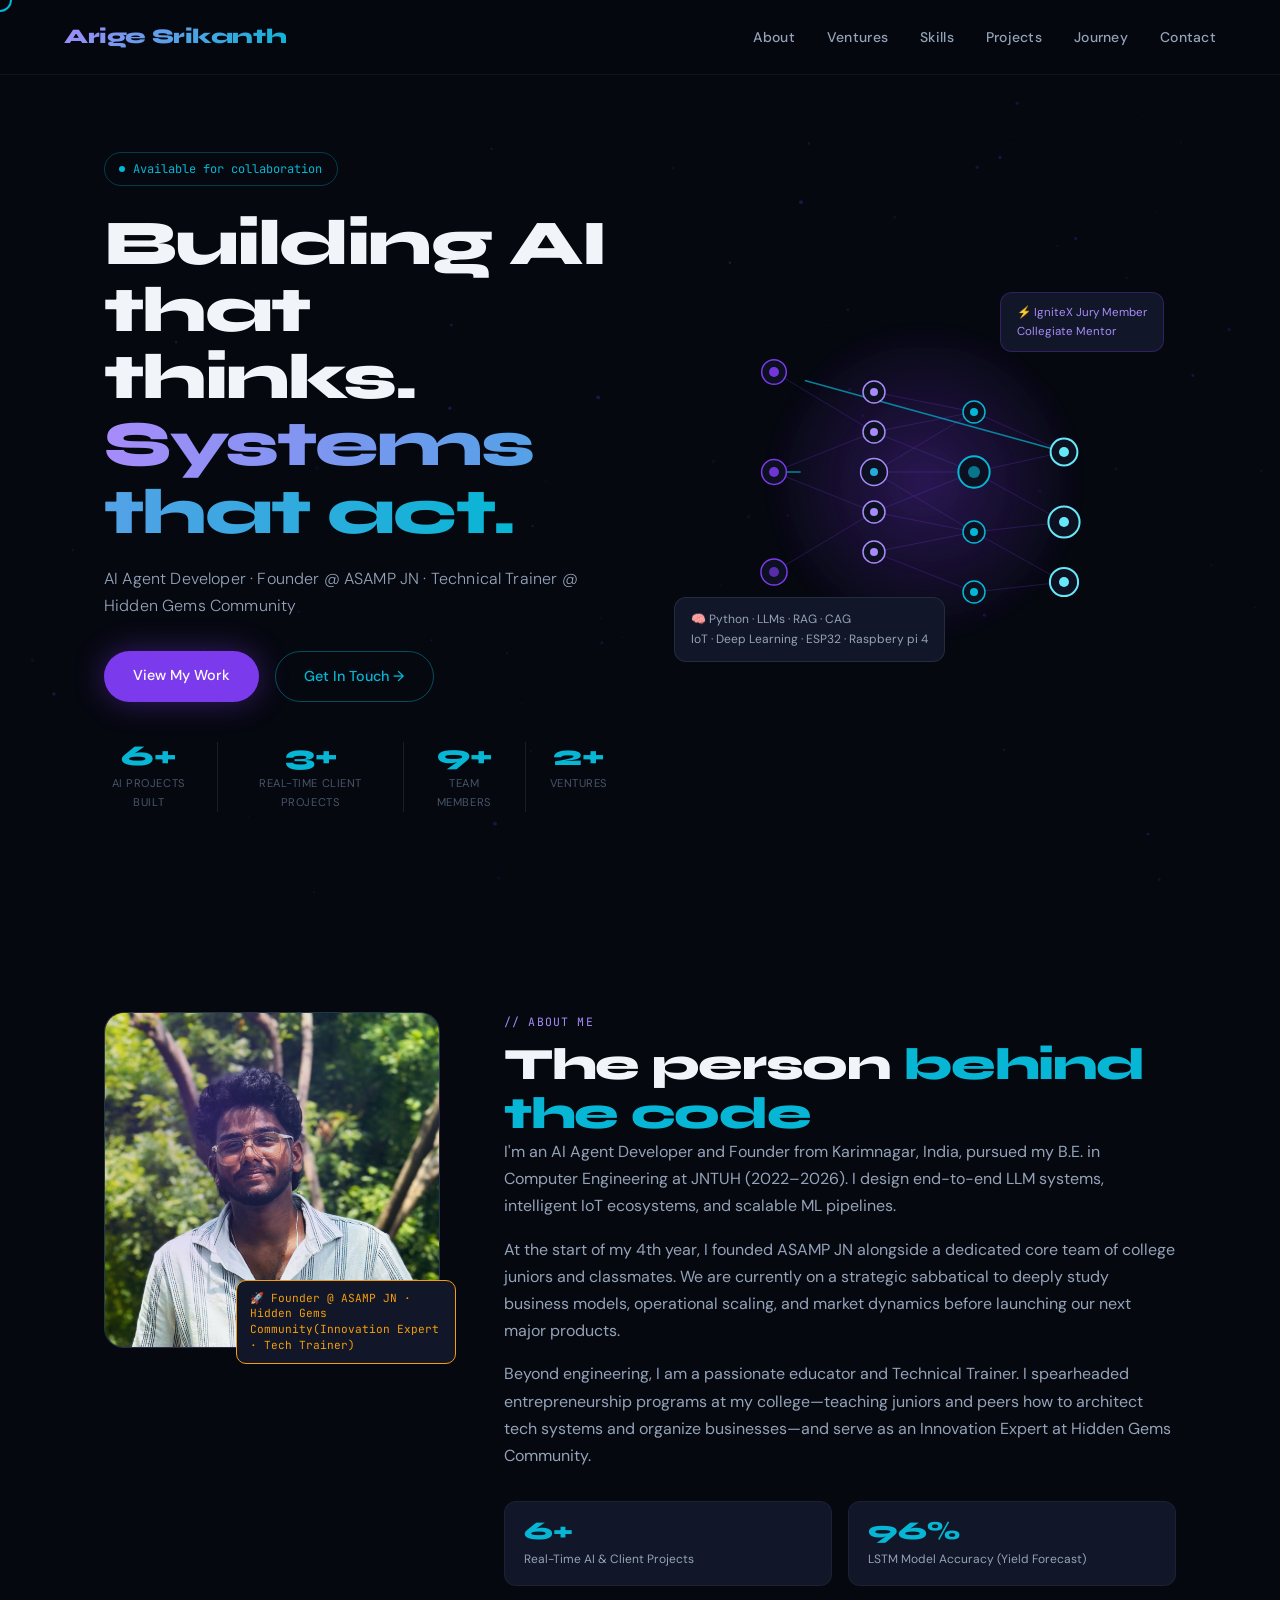
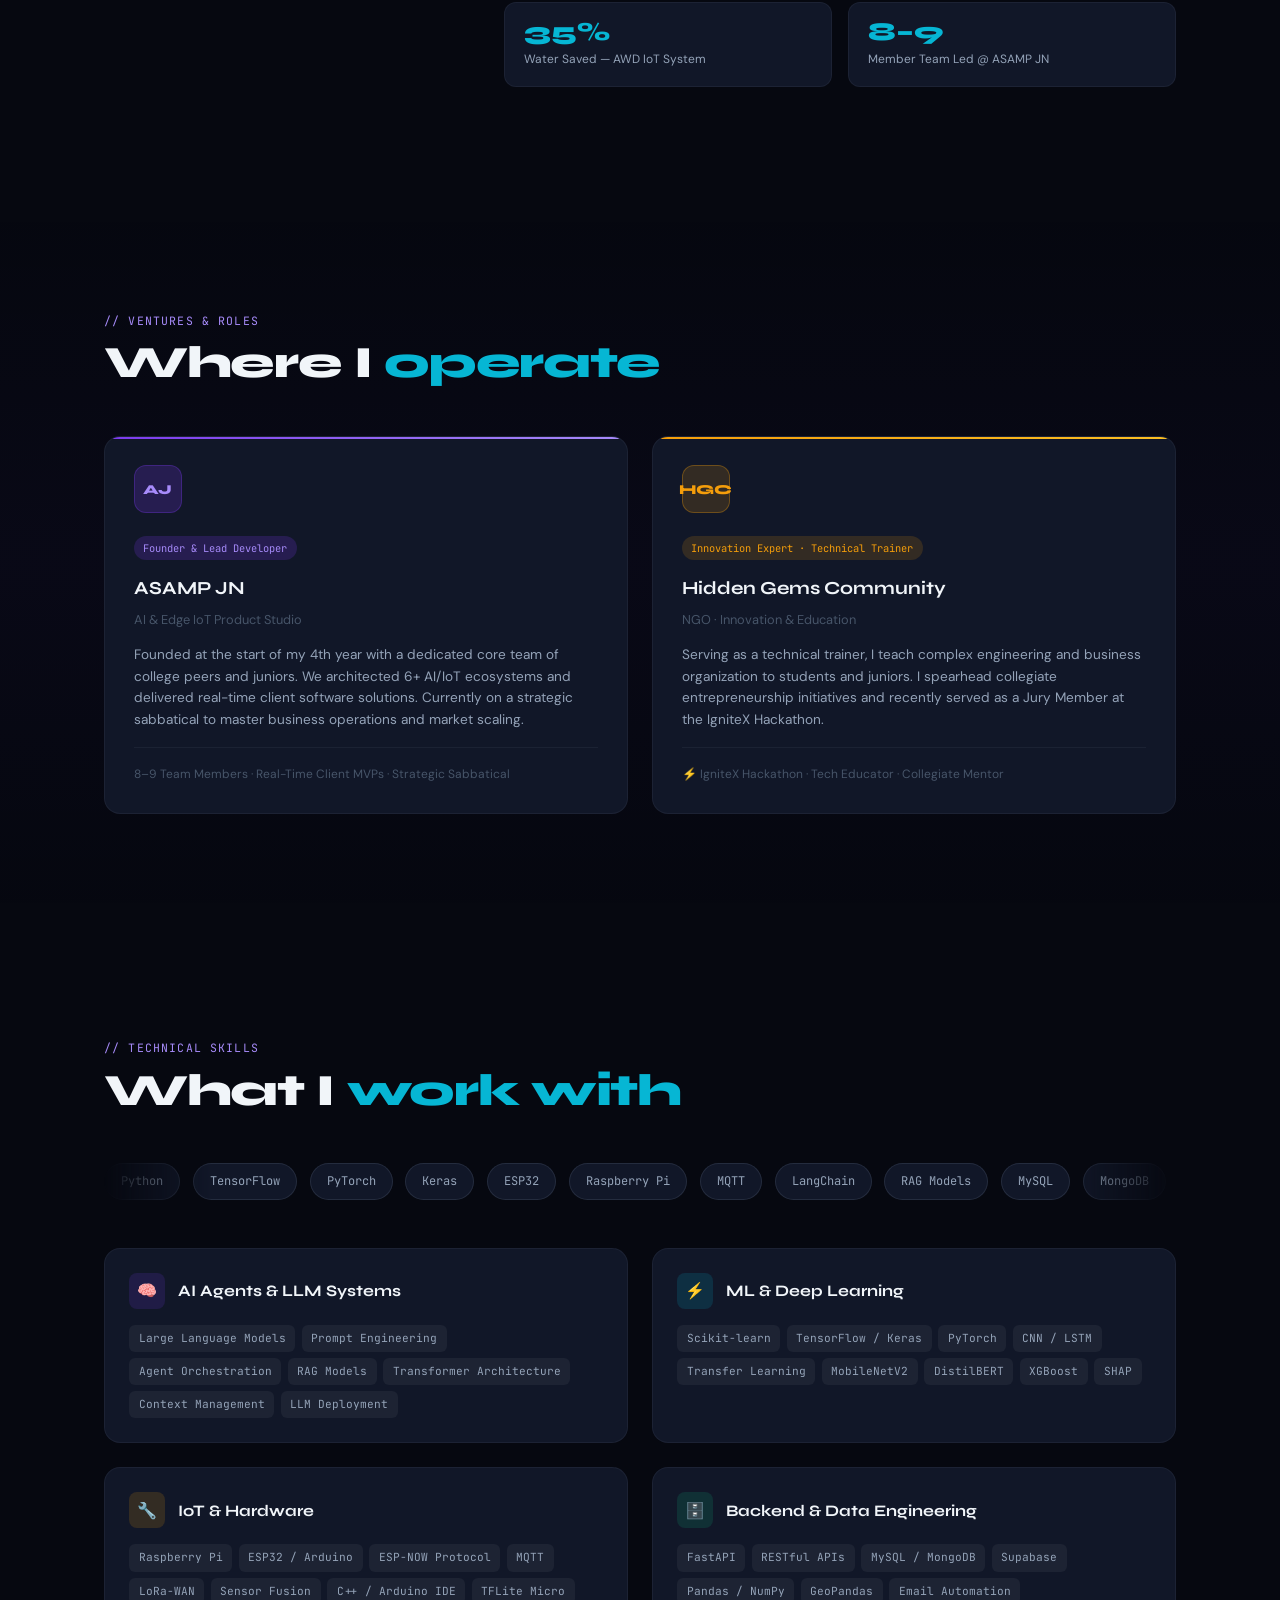
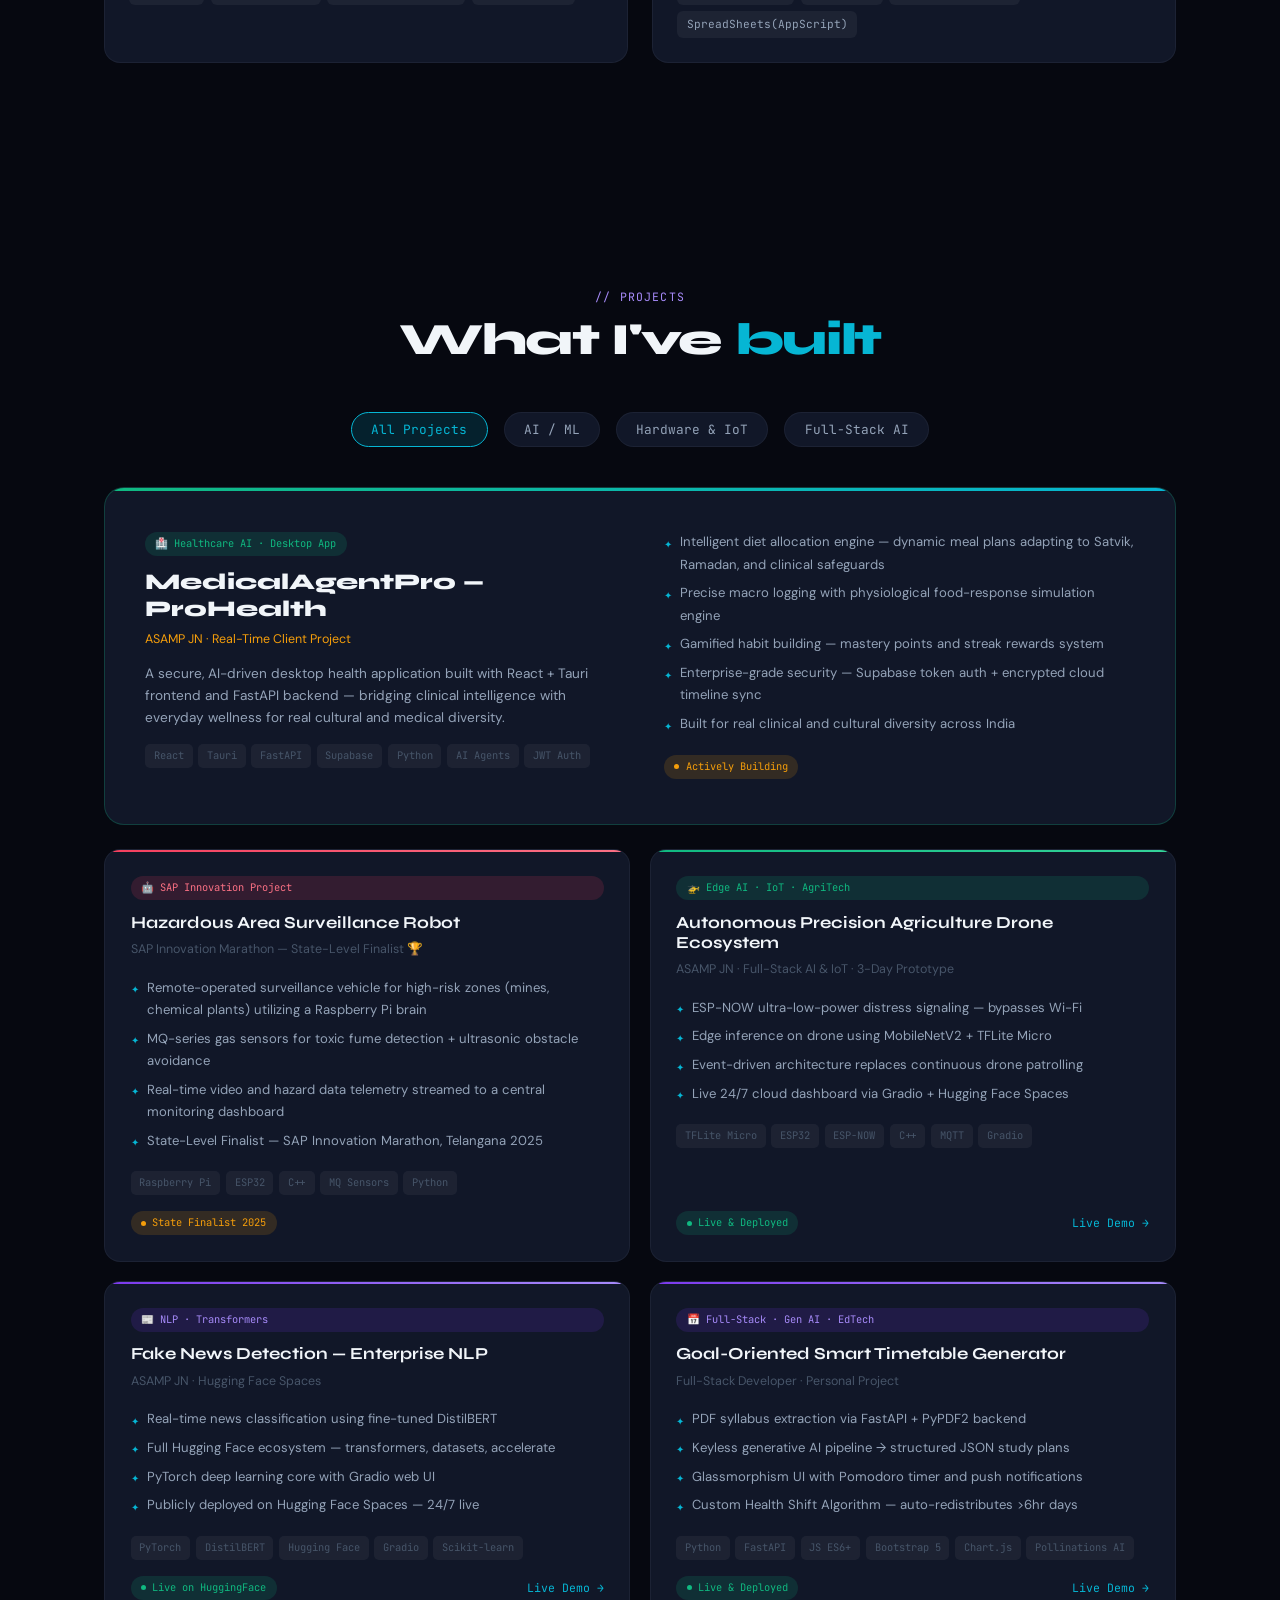
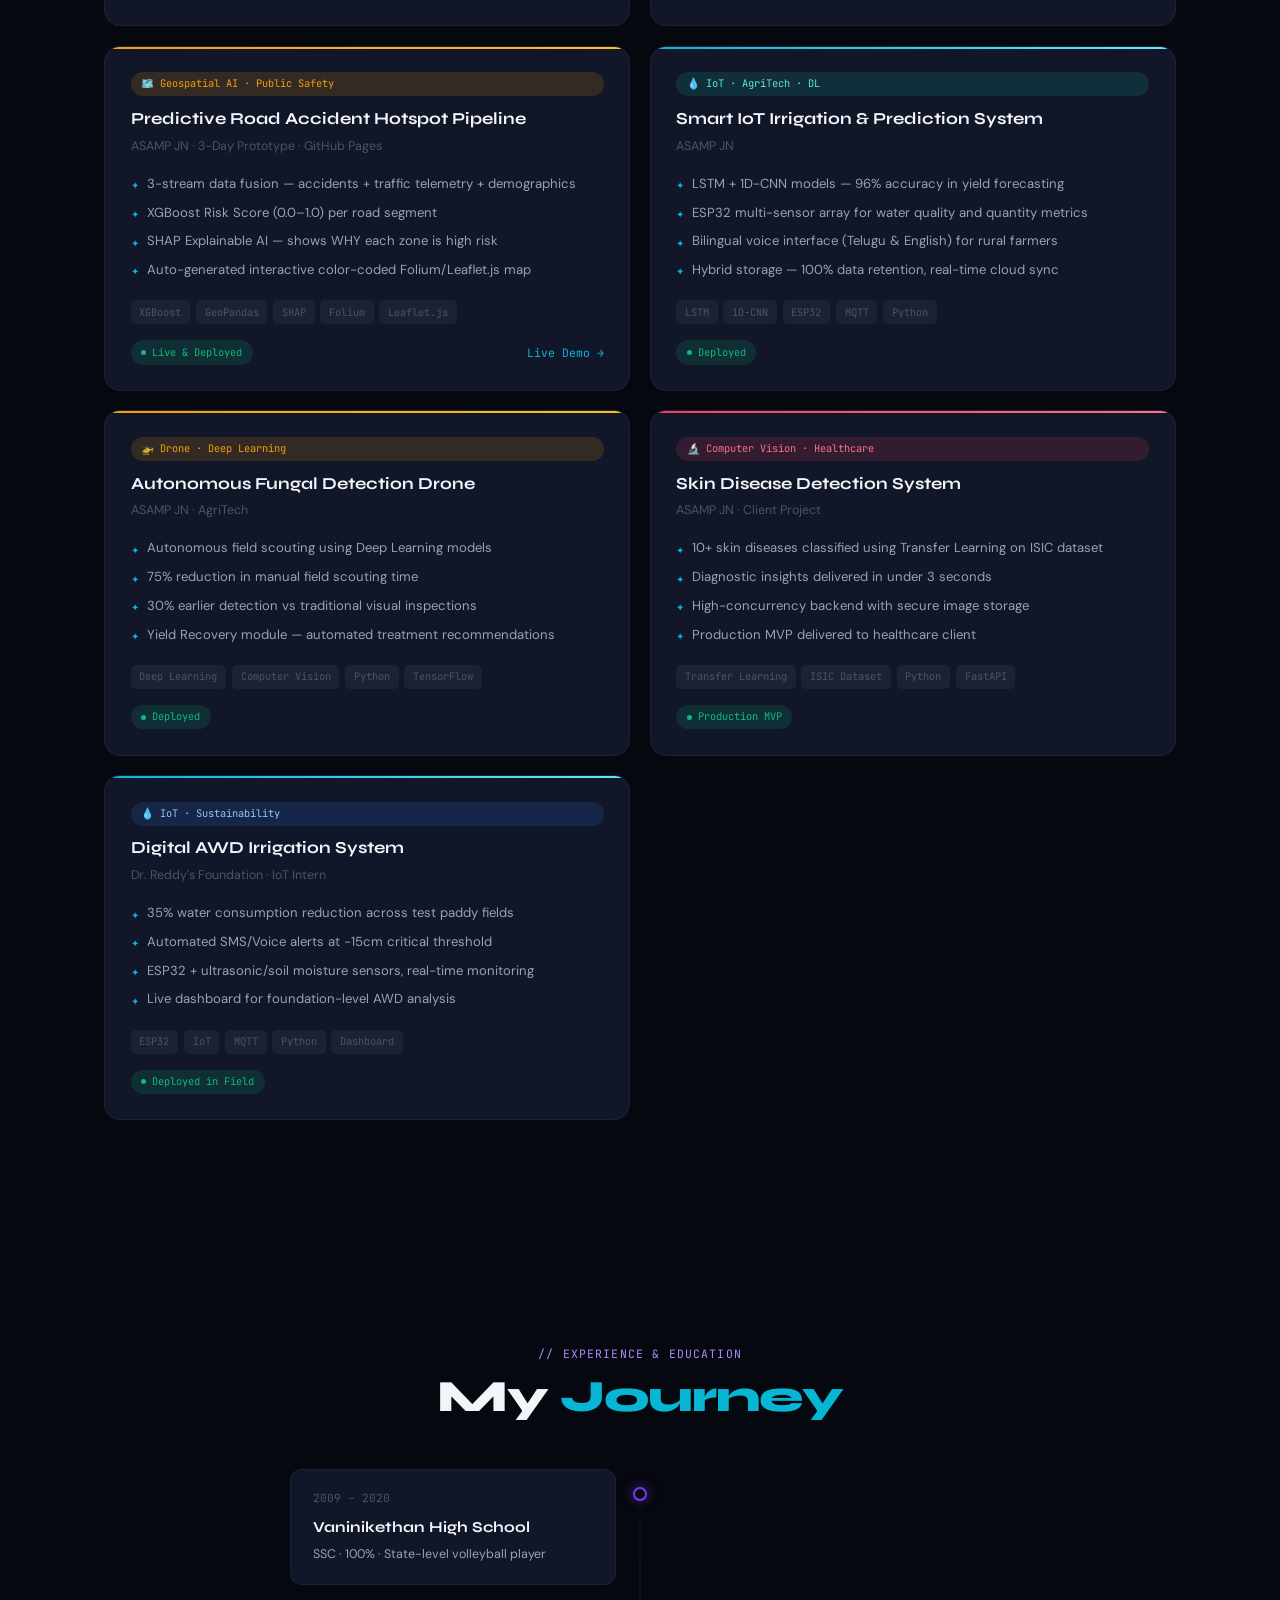
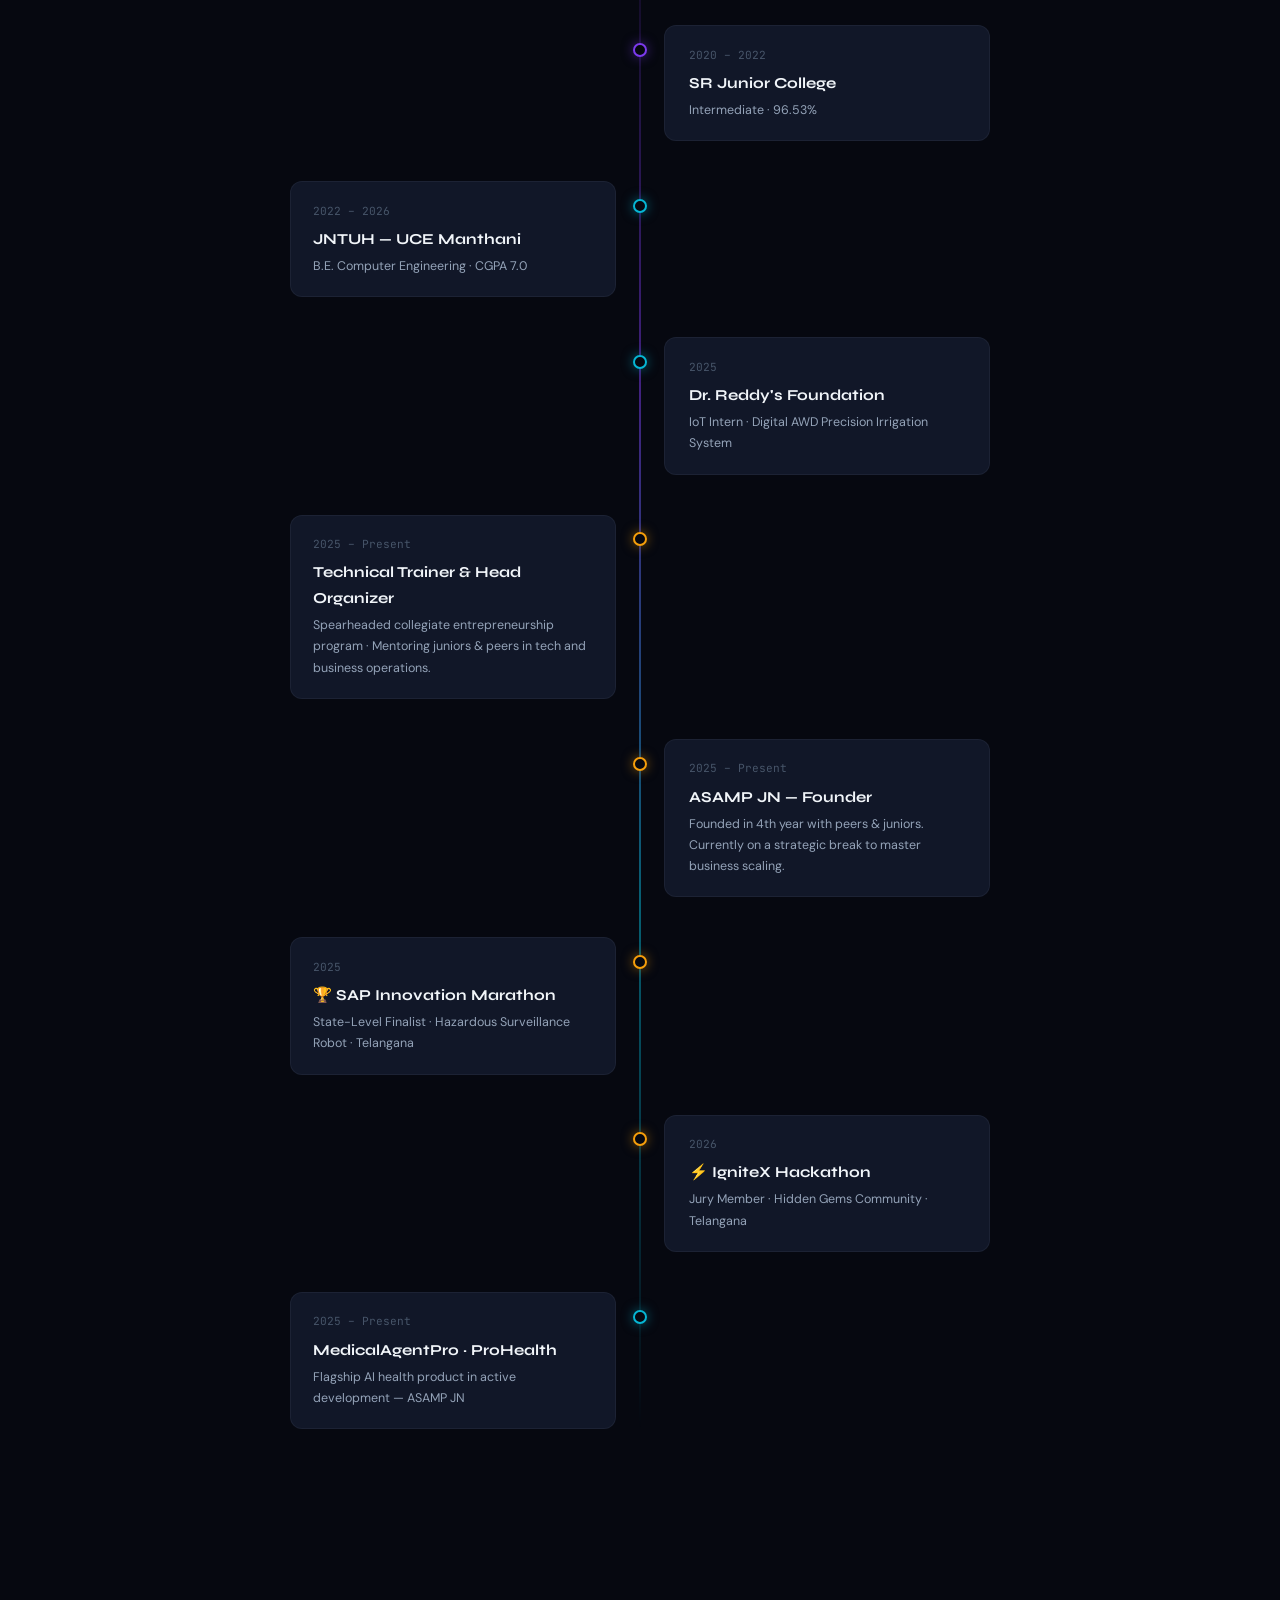
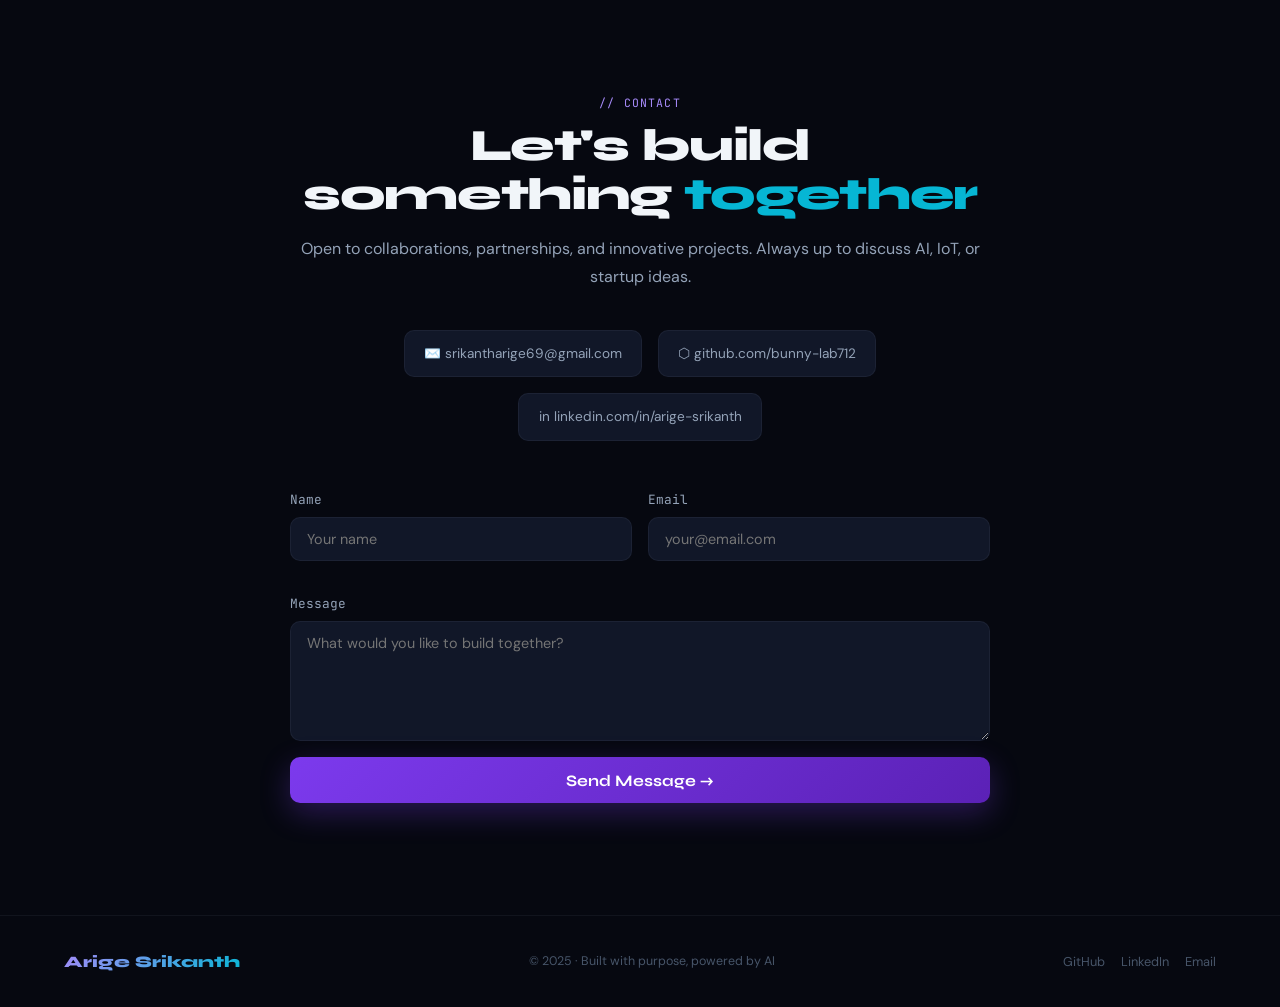
<file: bunny.html>
<!DOCTYPE html>
<html lang="en">
<head>
<meta charset="UTF-8"/>
<meta name="viewport" content="width=device-width, initial-scale=1.0"/>
<title>Arige Srikanth — AI Agent Developer & Founder</title>
<link href="https://fonts.googleapis.com/css2?family=Syne:wght@400;500;600;700;800&family=DM+Sans:ital,wght@0,300;0,400;0,500;1,300&family=JetBrains+Mono:wght@400;500&display=swap" rel="stylesheet"/>
<style>
:root {
  --bg: #060810;
  --bg2: #0c1020;
  --bg3: #111728;
  --violet: #7c3aed;
  --violet-light: #a78bfa;
  --cyan: #06b6d4;
  --cyan-light: #67e8f9;
  --amber: #f59e0b;
  --coral: #f43f5e;
  --green: #10b981;
  --text: #f1f5f9;
  --text2: #94a3b8;
  --text3: #475569;
  --border: rgba(148,163,184,0.08);
  --border2: rgba(148,163,184,0.15);
  --font-display: 'Syne', sans-serif;
  --font-body: 'DM Sans', sans-serif;
  --font-mono: 'JetBrains Mono', monospace;
}
*, *::before, *::after { box-sizing: border-box; margin: 0; padding: 0; }
html { scroll-behavior: smooth; }
body {
  background: var(--bg);
  color: var(--text);
  font-family: var(--font-body);
  font-size: 16px;
  line-height: 1.7;
  overflow-x: hidden;
  cursor: none; 
}
::selection { background: rgba(124,58,237,0.4); color: #fff; }
::-webkit-scrollbar { width: 4px; }
::-webkit-scrollbar-track { background: var(--bg); }
::-webkit-scrollbar-thumb { background: var(--violet); border-radius: 2px; }

/* ─── CUSTOM CURSOR ─── */
.custom-cursor {
  width: 24px; height: 24px;
  border: 2px solid var(--cyan);
  border-radius: 50%;
  position: fixed;
  pointer-events: none;
  z-index: 9999;
  transform: translate(-50%, -50%);
  transition: transform 0.1s ease-out, width 0.2s, height 0.2s, background 0.2s;
}
.custom-cursor.hovering {
  width: 40px; height: 40px;
  background: rgba(6,182,212,0.1);
  border-color: var(--violet-light);
}

/* ─── SCROLL TO TOP ─── */
.scroll-top {
  position: fixed; bottom: 30px; right: 30px;
  background: linear-gradient(135deg, var(--violet), var(--cyan));
  color: white; width: 45px; height: 45px;
  border-radius: 50%; display: flex; align-items: center; justify-content: center;
  cursor: none; opacity: 0; pointer-events: none; transition: all 0.3s;
  z-index: 100; text-decoration: none; font-size: 1.2rem;
  box-shadow: 0 4px 15px rgba(124,58,237,0.4);
}
.scroll-top.show { opacity: 1; pointer-events: auto; }
.scroll-top:hover { transform: translateY(-5px); box-shadow: 0 6px 20px rgba(6,182,212,0.5); }

/* ─── CANVAS ─── */
#particles-canvas {
  position: fixed; top: 0; left: 0;
  width: 100%; height: 100%;
  pointer-events: none; z-index: 0;
  opacity: 0.35;
}

/* ─── NAV ─── */
nav {
  position: fixed; top: 0; left: 0; right: 0;
  z-index: 100;
  display: flex; align-items: center; justify-content: space-between;
  padding: 1.2rem 4rem;
  backdrop-filter: blur(20px);
  background: rgba(6,8,16,0.7);
  border-bottom: 1px solid var(--border);
  transition: all 0.3s;
}
nav.scrolled { padding: 0.8rem 4rem; }
.nav-logo {
  font-family: var(--font-display);
  font-size: 1.3rem; font-weight: 800;
  background: linear-gradient(135deg, var(--violet-light), var(--cyan));
  -webkit-background-clip: text; -webkit-text-fill-color: transparent;
  letter-spacing: -0.02em;
}
.nav-links { display: flex; gap: 2rem; list-style: none; }
.nav-links a {
  color: var(--text2); text-decoration: none;
  font-size: 0.875rem; font-weight: 500; letter-spacing: 0.02em;
  transition: color 0.2s; position: relative;
  cursor: none;
}
.nav-links a::after {
  content: ''; position: absolute; bottom: -4px; left: 0;
  width: 0; height: 1px; background: var(--cyan);
  transition: width 0.3s;
}
.nav-links a:hover { color: var(--text); }
.nav-links a:hover::after { width: 100%; }

/* ─── SECTIONS ─── */
section { position: relative; z-index: 1; }
.container { max-width: 1200px; margin: 0 auto; padding: 0 4rem; }

/* ─── HERO ─── */
#hero {
  min-height: 100vh;
  display: flex; align-items: center;
  padding: 8rem 0 4rem;
}
.hero-inner {
  display: grid; grid-template-columns: 1fr 1fr;
  gap: 4rem; align-items: center;
}
.hero-tag {
  display: inline-flex; align-items: center; gap: 0.5rem;
  font-family: var(--font-mono); font-size: 0.75rem;
  color: var(--cyan); border: 1px solid rgba(6,182,212,0.3);
  padding: 0.35rem 0.9rem; border-radius: 100px;
  margin-bottom: 1.5rem;
  animation: fadeUp 0.8s ease forwards;
}
.hero-tag::before {
  content: ''; width: 6px; height: 6px;
  background: var(--cyan); border-radius: 50%;
  animation: pulse 2s infinite;
}
@keyframes pulse {
  0%,100% { opacity: 1; transform: scale(1); }
  50% { opacity: 0.4; transform: scale(0.8); }
}
.hero-title {
  font-family: var(--font-display);
  font-size: clamp(2.8rem, 5vw, 4.2rem);
  font-weight: 800; line-height: 1.05;
  letter-spacing: -0.03em;
  animation: fadeUp 0.8s 0.1s ease both;
}
.hero-title .line2 {
  background: linear-gradient(90deg, var(--violet-light) 0%, var(--cyan) 50%, var(--violet-light) 100%);
  background-size: 200%;
  -webkit-background-clip: text; -webkit-text-fill-color: transparent;
  animation: shimmer 4s linear infinite, fadeUp 0.8s 0.2s ease both;
}
@keyframes shimmer { to { background-position: 200% center; } }
.hero-sub {
  color: var(--text2); font-size: 1rem; margin: 1.2rem 0 2rem;
  font-weight: 300; letter-spacing: 0.01em;
  animation: fadeUp 0.8s 0.3s ease both;
}
.hero-btns {
  display: flex; gap: 1rem; flex-wrap: wrap;
  animation: fadeUp 0.8s 0.4s ease both;
}
.btn-primary {
  padding: 0.75rem 1.8rem;
  background: var(--violet); color: #fff;
  border: none; border-radius: 100px;
  font-family: var(--font-body); font-size: 0.9rem; font-weight: 500;
  cursor: none; text-decoration: none;
  transition: all 0.3s;
  box-shadow: 0 0 30px rgba(124,58,237,0.4);
}
.btn-primary:hover { transform: translateY(-2px); box-shadow: 0 0 50px rgba(124,58,237,0.6); }
.btn-ghost {
  padding: 0.75rem 1.8rem;
  background: transparent; color: var(--cyan);
  border: 1px solid rgba(6,182,212,0.4); border-radius: 100px;
  font-family: var(--font-body); font-size: 0.9rem; font-weight: 500;
  cursor: none; text-decoration: none;
  transition: all 0.3s;
}
.btn-ghost:hover { background: rgba(6,182,212,0.1); transform: translateY(-2px); }
.hero-stats {
  display: flex; gap: 1.5rem; margin-top: 2.5rem;
  animation: fadeUp 0.8s 0.5s ease both;
}
.hstat { text-align: center; }
.hstat-n {
  font-family: var(--font-display); font-size: 1.8rem; font-weight: 800;
  color: var(--cyan); line-height: 1;
}
.hstat-l { font-size: 0.7rem; color: var(--text3); margin-top: 0.2rem; letter-spacing: 0.05em; text-transform: uppercase; }
.hstat-sep { width: 1px; background: var(--border2); align-self: stretch; }

/* Neural Network SVG */
.hero-visual {
  display: flex; align-items: center; justify-content: center;
  animation: fadeUp 0.8s 0.3s ease both;
}
.neural-wrap {
  position: relative; width: 460px; height: 420px;
}
.neural-wrap svg { width: 100%; height: 100%; }
.floating-badge {
  position: absolute; bottom: 30px; left: -20px;
  background: var(--bg3); border: 1px solid var(--border2);
  border-radius: 12px; padding: 0.7rem 1rem;
  font-size: 0.75rem; color: var(--text2);
  backdrop-filter: blur(10px);
  animation: float 4s ease-in-out infinite;
}
.floating-badge2 {
  position: absolute; top: 20px; right: -10px;
  background: var(--bg3); border: 1px solid rgba(124,58,237,0.3);
  border-radius: 12px; padding: 0.6rem 1rem;
  font-size: 0.72rem; color: var(--violet-light);
  animation: float 4s 2s ease-in-out infinite;
}
@keyframes float {
  0%,100% { transform: translateY(0); }
  50% { transform: translateY(-10px); }
}

/* ─── SECTION HEADER ─── */
.section-header { margin-bottom: 3rem; }
.section-tag {
  font-family: var(--font-mono); font-size: 0.72rem;
  color: var(--violet-light); letter-spacing: 0.1em; text-transform: uppercase;
  margin-bottom: 0.5rem;
}
.section-title {
  font-family: var(--font-display);
  font-size: clamp(2rem, 3.5vw, 2.8rem);
  font-weight: 800; letter-spacing: -0.03em; line-height: 1.1;
}
.section-title span { color: var(--cyan); }

/* ─── ABOUT ─── */
#about { padding: 7rem 0; }
.about-grid {
  display: grid; grid-template-columns: 1fr 2fr; gap: 4rem; align-items: start;
}
.about-photo-wrap { position: relative; }
.about-photo {
  width: 100%; aspect-ratio: 1;
  background: linear-gradient(135deg, rgba(124,58,237,0.2), rgba(6,182,212,0.2));
  border-radius: 20px; border: 1px solid var(--border2);
  display: flex; align-items: center; justify-content: center;
  font-family: var(--font-display); font-size: 5rem; font-weight: 800;
  color: var(--violet-light); position: relative; overflow: hidden;
}
.about-photo::before {
  content: ''; position: absolute; inset: 0;
  background: radial-gradient(circle at 30% 30%, rgba(124,58,237,0.3), transparent 60%);
}
.about-badge {
  position: absolute; bottom: -1rem; right: -1rem;
  background: var(--bg3); border: 1px solid var(--amber);
  border-radius: 10px; padding: 0.6rem 0.8rem;
  font-size: 0.7rem; color: var(--amber); font-family: var(--font-mono);
  max-width: 220px; line-height: 1.4;
}
.about-text h3 {
  font-family: var(--font-display); font-size: 1.5rem;
  font-weight: 700; margin-bottom: 1rem; color: var(--text);
}
.about-text p { color: var(--text2); margin-bottom: 1rem; }
.about-stats {
  display: grid; grid-template-columns: repeat(2,1fr); gap: 1rem; margin-top: 2rem;
}
.astat {
  background: var(--bg3); border: 1px solid var(--border);
  border-radius: 12px; padding: 1rem 1.2rem;
  transition: border-color 0.3s;
}
.astat:hover { border-color: var(--violet); }
.astat-n {
  font-family: var(--font-display); font-size: 1.6rem;
  font-weight: 800; color: var(--cyan); line-height: 1;
}
.astat-l { font-size: 0.75rem; color: var(--text2); margin-top: 0.3rem; }

/* ─── VENTURES ─── */
#ventures { padding: 7rem 0; background: linear-gradient(180deg, transparent, rgba(124,58,237,0.03), transparent); }
.ventures-grid { display: grid; grid-template-columns: repeat(auto-fit, minmax(300px, 1fr)); gap: 1.5rem; }
.venture-card {
  background: var(--bg3); border-radius: 16px;
  border: 1px solid var(--border);
  padding: 1.8rem; position: relative; overflow: hidden;
  transition: all 0.4s; cursor: default;
}
.venture-card::before {
  content: ''; position: absolute; top: 0; left: 0; right: 0; height: 2px;
  transition: opacity 0.3s;
}
.venture-card.violet::before { background: linear-gradient(90deg, var(--violet), var(--violet-light)); }
.venture-card.amber::before { background: linear-gradient(90deg, var(--amber), #fbbf24); }
.venture-card:hover { transform: translateY(-6px); border-color: var(--border2); }
.venture-card.violet:hover { box-shadow: 0 20px 60px rgba(124,58,237,0.2); }
.venture-card.amber:hover { box-shadow: 0 20px 60px rgba(245,158,11,0.2); }
.venture-icon {
  width: 48px; height: 48px; border-radius: 12px;
  display: flex; align-items: center; justify-content: center;
  font-family: var(--font-display); font-size: 0.85rem; font-weight: 800;
  margin-bottom: 1.2rem;
}
.vi-v { background: rgba(124,58,237,0.2); color: var(--violet-light); border: 1px solid rgba(124,58,237,0.3); }
.vi-a { background: rgba(245,158,11,0.15); color: var(--amber); border: 1px solid rgba(245,158,11,0.3); }
.venture-role-pill {
  font-family: var(--font-mono); font-size: 0.65rem;
  padding: 0.2rem 0.6rem; border-radius: 100px;
  margin-bottom: 0.8rem; display: inline-block;
}
.rp-v { background: rgba(124,58,237,0.2); color: var(--violet-light); }
.rp-a { background: rgba(245,158,11,0.15); color: var(--amber); }
.venture-name {
  font-family: var(--font-display); font-size: 1.15rem;
  font-weight: 700; margin-bottom: 0.3rem;
}
.venture-sub { font-size: 0.8rem; color: var(--text3); margin-bottom: 0.8rem; }
.venture-body { font-size: 0.85rem; color: var(--text2); line-height: 1.6; }
.venture-footer { margin-top: 1rem; padding-top: 1rem; border-top: 1px solid var(--border); font-size: 0.75rem; color: var(--text3); }

/* ─── SKILLS ─── */
#skills { padding: 7rem 0; }
.marquee-outer { overflow: hidden; margin-bottom: 3rem; mask-image: linear-gradient(90deg, transparent, black 10%, black 90%, transparent); }
.marquee-track {
  display: flex; gap: 0.8rem; width: max-content;
  animation: marquee 25s linear infinite;
}
.marquee-outer:hover .marquee-track { animation-play-state: paused; }
@keyframes marquee { to { transform: translateX(-50%); } }
.skill-pill {
  padding: 0.45rem 1rem; border-radius: 100px; white-space: nowrap;
  font-family: var(--font-mono); font-size: 0.75rem;
  border: 1px solid var(--border2); color: var(--text2);
  background: var(--bg3);
}
.skills-grid { display: grid; grid-template-columns: repeat(2,1fr); gap: 1.5rem; }
.skill-card {
  background: var(--bg3); border: 1px solid var(--border);
  border-radius: 16px; padding: 1.5rem;
  transition: all 0.3s;
}
.skill-card:hover { border-color: var(--border2); transform: translateY(-3px); }
.skill-card-head {
  display: flex; align-items: center; gap: 0.8rem; margin-bottom: 1rem;
}
.skill-card-icon {
  width: 36px; height: 36px; border-radius: 8px;
  display: flex; align-items: center; justify-content: center;
  font-size: 1rem;
}
.skill-card-title { font-family: var(--font-display); font-size: 1rem; font-weight: 700; }
.skill-tags { display: flex; flex-wrap: wrap; gap: 0.4rem; }
.stag {
  font-family: var(--font-mono); font-size: 0.7rem;
  padding: 0.25rem 0.6rem; border-radius: 6px;
  background: rgba(255,255,255,0.05); color: var(--text2);
}

/* ─── PROJECT FILTERS ─── */
.project-filters {
  display: flex; flex-wrap: wrap; justify-content: center; gap: 1rem; margin-bottom: 2.5rem;
}
.filter-btn {
  background: var(--bg3); border: 1px solid var(--border); color: var(--text2);
  padding: 0.5rem 1.2rem; border-radius: 100px; cursor: none; font-family: var(--font-mono);
  font-size: 0.8rem; transition: all 0.3s;
}
.filter-btn:hover { border-color: var(--cyan); color: var(--cyan); }
.filter-btn.active { background: rgba(6,182,212,0.15); border-color: var(--cyan); color: var(--cyan); }

/* ─── PROJECTS ─── */
#projects { padding: 7rem 0; }
.proj-featured {
  background: var(--bg3);
  border: 1px solid rgba(16,185,129,0.25);
  border-radius: 20px; padding: 2.5rem;
  margin-bottom: 1.5rem;
  position: relative; overflow: hidden;
  transition: all 0.4s;
  display: flex;
}
.proj-featured::before {
  content: ''; position: absolute; top: 0; left: 0; right: 0; height: 3px;
  background: linear-gradient(90deg, var(--green), var(--cyan));
}
.proj-featured:hover { transform: translateY(-4px); box-shadow: 0 30px 80px rgba(16,185,129,0.15); }
.proj-featured-inner { display: grid; grid-template-columns: 1fr 1fr; gap: 3rem; align-items: start; width: 100%; }
.proj-grid { display: grid; grid-template-columns: repeat(2,1fr); gap: 1.2rem; }
.proj-card {
  background: var(--bg3); border-radius: 16px;
  border: 1px solid var(--border);
  padding: 1.6rem; position: relative; overflow: hidden;
  transition: all 0.4s; display: flex; flex-direction: column;
}
.proj-card::before {
  content: ''; position: absolute; top: 0; left: 0; right: 0; height: 2px;
  opacity: 0; transition: opacity 0.3s;
}
.proj-card:hover { transform: translateY(-5px); }
.proj-card.c-violet::before { background: linear-gradient(90deg, var(--violet), var(--violet-light)); }
.proj-card.c-violet:hover { border-color: rgba(124,58,237,0.3); box-shadow: 0 20px 50px rgba(124,58,237,0.15); }
.proj-card.c-violet::before, .proj-card.c-violet:hover::before { opacity: 1; }
.proj-card.c-cyan::before { background: linear-gradient(90deg, var(--cyan), var(--cyan-light)); }
.proj-card.c-cyan:hover { border-color: rgba(6,182,212,0.3); box-shadow: 0 20px 50px rgba(6,182,212,0.15); }
.proj-card.c-cyan::before, .proj-card.c-cyan:hover::before { opacity: 1; }
.proj-card.c-coral::before { background: linear-gradient(90deg, var(--coral), #fb7185); }
.proj-card.c-coral:hover { border-color: rgba(244,63,94,0.3); box-shadow: 0 20px 50px rgba(244,63,94,0.15); }
.proj-card.c-coral::before, .proj-card.c-coral:hover::before { opacity: 1; }
.proj-card.c-amber::before { background: linear-gradient(90deg, var(--amber), #fbbf24); }
.proj-card.c-amber:hover { border-color: rgba(245,158,11,0.3); box-shadow: 0 20px 50px rgba(245,158,11,0.15); }
.proj-card.c-amber::before, .proj-card.c-amber:hover::before { opacity: 1; }
.proj-card.c-green::before { background: linear-gradient(90deg, var(--green), #34d399); }
.proj-card.c-green:hover { border-color: rgba(16,185,129,0.3); box-shadow: 0 20px 50px rgba(16,185,129,0.15); }
.proj-card.c-green::before, .proj-card.c-green:hover::before { opacity: 1; }
.proj-category {
  font-family: var(--font-mono); font-size: 0.65rem;
  padding: 0.2rem 0.65rem; border-radius: 100px;
  display: inline-block; margin-bottom: 0.8rem;
}
.pc-green { background: rgba(16,185,129,0.15); color: var(--green); }
.pc-violet { background: rgba(124,58,237,0.15); color: var(--violet-light); }
.pc-cyan { background: rgba(6,182,212,0.15); color: var(--cyan); }
.pc-coral { background: rgba(244,63,94,0.15); color: #fb7185; }
.pc-amber { background: rgba(245,158,11,0.15); color: var(--amber); }
.pc-blue { background: rgba(59,130,246,0.15); color: #93c5fd; }
.pc-teal { background: rgba(20,184,166,0.15); color: #5eead4; }
.proj-title {
  font-family: var(--font-display); font-size: 1.05rem;
  font-weight: 700; margin-bottom: 0.4rem; line-height: 1.2;
}
.proj-title-lg {
  font-family: var(--font-display); font-size: 1.4rem;
  font-weight: 800; margin-bottom: 0.4rem; line-height: 1.2;
}
.proj-sub { font-size: 0.78rem; color: var(--text3); margin-bottom: 0.8rem; }
.proj-desc { font-size: 0.85rem; color: var(--text2); line-height: 1.6; margin-bottom: 1rem; }
.proj-metrics { list-style: none; margin-bottom: 1rem; }
.proj-metrics li {
  font-size: 0.82rem; color: var(--text2); padding: 0.2rem 0;
  display: flex; align-items: flex-start; gap: 0.5rem;
}
.proj-metrics li::before { content: '✦'; color: var(--cyan); font-size: 0.6rem; margin-top: 0.35rem; flex-shrink: 0; }
.tech-pills { display: flex; flex-wrap: wrap; gap: 0.35rem; margin-bottom: 1rem; }
.tpill {
  font-family: var(--font-mono); font-size: 0.65rem;
  padding: 0.2rem 0.55rem; border-radius: 5px;
  background: rgba(255,255,255,0.05); color: var(--text3);
}
.proj-footer { margin-top: auto; display: flex; align-items: center; justify-content: space-between; }
.status-badge {
  font-family: var(--font-mono); font-size: 0.65rem;
  padding: 0.2rem 0.65rem; border-radius: 100px;
  display: inline-flex; align-items: center; gap: 0.4rem;
}
.sb-green { background: rgba(16,185,129,0.15); color: var(--green); }
.sb-amber { background: rgba(245,158,11,0.15); color: var(--amber); }
.sb-dot { width: 5px; height: 5px; border-radius: 50%; animation: pulse 2s infinite; }
.sb-dot-green { background: var(--green); }
.sb-dot-amber { background: var(--amber); }
.proj-link {
  font-family: var(--font-mono); font-size: 0.72rem;
  color: var(--cyan); text-decoration: none;
  display: flex; align-items: center; gap: 0.3rem;
  transition: gap 0.2s; cursor: none;
}
.proj-link:hover { gap: 0.5rem; }

/* ─── TIMELINE ─── */
#journey { padding: 7rem 0; }
.timeline { position: relative; max-width: 700px; margin: 0 auto; }
.timeline-line {
  position: absolute; left: 50%; top: 0; bottom: 0;
  width: 1px; transform: translateX(-50%);
  background: linear-gradient(180deg, transparent, var(--violet), var(--cyan), transparent);
}
.tl-item {
  display: grid; grid-template-columns: 1fr 48px 1fr;
  gap: 0; margin-bottom: 2.5rem; align-items: start;
}
.tl-content {
  background: var(--bg3); border: 1px solid var(--border);
  border-radius: 12px; padding: 1.2rem 1.4rem;
  transition: all 0.3s;
}
.tl-content:hover { border-color: var(--border2); }
.tl-left { padding-right: 1.5rem; }
.tl-right { padding-left: 1.5rem; }
.tl-empty { padding: 0; background: none; border: none; }
.tl-dot {
  width: 14px; height: 14px; border-radius: 50%;
  border: 2px solid var(--violet); background: var(--bg);
  margin: 1.1rem auto 0;
  box-shadow: 0 0 12px rgba(124,58,237,0.5);
  position: relative; z-index: 2;
}
.tl-dot.cyan { border-color: var(--cyan); box-shadow: 0 0 12px rgba(6,182,212,0.5); }
.tl-dot.amber { border-color: var(--amber); box-shadow: 0 0 12px rgba(245,158,11,0.5); }
.tl-year { font-family: var(--font-mono); font-size: 0.7rem; color: var(--text3); margin-bottom: 0.4rem; }
.tl-title { font-family: var(--font-display); font-size: 0.95rem; font-weight: 700; margin-bottom: 0.2rem; }
.tl-sub { font-size: 0.78rem; color: var(--text2); }

/* ─── CONTACT ─── */
#contact { padding: 7rem 0; }
.contact-inner { max-width: 700px; margin: 0 auto; text-align: center; }
.contact-inner .section-title { margin-bottom: 1rem; }
.contact-sub { color: var(--text2); margin-bottom: 2.5rem; }
.contact-links { display: flex; justify-content: center; gap: 1rem; margin-bottom: 3rem; flex-wrap: wrap; }
.clink {
  display: flex; align-items: center; gap: 0.5rem;
  background: var(--bg3); border: 1px solid var(--border);
  border-radius: 10px; padding: 0.7rem 1.2rem;
  color: var(--text2); text-decoration: none; font-size: 0.85rem;
  transition: all 0.3s; cursor: none;
}
.clink:hover { border-color: var(--cyan); color: var(--cyan); transform: translateY(-2px); }
.contact-form { text-align: left; }
.form-row { display: grid; grid-template-columns: 1fr 1fr; gap: 1rem; margin-bottom: 1rem; }
.form-group { display: flex; flex-direction: column; gap: 0.4rem; margin-bottom: 1rem; }
.form-group label { font-size: 0.8rem; color: var(--text2); font-family: var(--font-mono); }
.form-group input, .form-group textarea {
  background: var(--bg3); border: 1px solid var(--border);
  border-radius: 10px; padding: 0.75rem 1rem;
  color: var(--text); font-family: var(--font-body); font-size: 0.9rem;
  transition: border-color 0.3s; outline: none; resize: vertical; cursor: none;
}
.form-group input:focus, .form-group textarea:focus { border-color: var(--violet); }
.form-group textarea { min-height: 120px; }
.btn-send {
  width: 100%; padding: 0.85rem;
  background: linear-gradient(135deg, var(--violet), #5b21b6);
  color: #fff; border: none; border-radius: 10px;
  font-family: var(--font-display); font-size: 1rem; font-weight: 700;
  cursor: none; transition: all 0.3s;
  box-shadow: 0 10px 30px rgba(124,58,237,0.3);
}
.btn-send:hover { transform: translateY(-2px); box-shadow: 0 15px 40px rgba(124,58,237,0.5); }

/* ─── FOOTER ─── */
footer {
  padding: 2rem 4rem; border-top: 1px solid var(--border);
  display: flex; align-items: center; justify-content: space-between;
  position: relative; z-index: 1;
}
.footer-logo {
  font-family: var(--font-display); font-size: 1rem; font-weight: 800;
  background: linear-gradient(135deg, var(--violet-light), var(--cyan));
  -webkit-background-clip: text; -webkit-text-fill-color: transparent;
}
.footer-copy { font-size: 0.78rem; color: var(--text3); }
.footer-links { display: flex; gap: 1rem; }
.footer-links a { color: var(--text3); text-decoration: none; font-size: 0.8rem; transition: color 0.2s; cursor: none; }
.footer-links a:hover { color: var(--cyan); }

/* ─── ANIMATIONS ─── */
@keyframes fadeUp {
  from { opacity: 0; transform: translateY(30px); }
  to { opacity: 1; transform: translateY(0); }
}
.reveal {
  opacity: 0; transform: translateY(30px);
  transition: opacity 0.7s ease, transform 0.7s ease;
}
.reveal.visible { opacity: 1; transform: translateY(0); }
.reveal-delay-1 { transition-delay: 0.1s; }
.reveal-delay-2 { transition-delay: 0.2s; }
.reveal-delay-3 { transition-delay: 0.3s; }

/* ─── RESPONSIVE ─── */
@media (max-width: 900px) {
  nav { padding: 1rem 1.5rem; }
  .container { padding: 0 1.5rem; }
  .hero-inner { grid-template-columns: 1fr; }
  .neural-wrap { width: 300px; height: 280px; }
  .about-grid { grid-template-columns: 1fr; }
  .ventures-grid { grid-template-columns: 1fr; }
  .skills-grid { grid-template-columns: 1fr; }
  .proj-grid { grid-template-columns: 1fr; }
  .proj-featured-inner { grid-template-columns: 1fr; gap: 1.5rem; }
  .tl-item { grid-template-columns: 1fr 32px; }
  .tl-left, .tl-right { padding-left: 1rem; padding-right: 0; }
  .form-row { grid-template-columns: 1fr; }
  footer { flex-direction: column; gap: 1rem; text-align: center; }
  .hero-stats { flex-wrap: wrap; }
  .nav-links { display: none; }
  .custom-cursor { display: none; } /* Hide cursor on mobile */
  body, a, button, input, textarea { cursor: auto !important; }
}
</style>
</head>
<body>

<div class="custom-cursor" id="customCursor"></div>
<canvas id="particles-canvas"></canvas>
<a href="#hero" class="scroll-top" id="scrollTop">↑</a>

<nav id="navbar">
  <div class="nav-logo">Arige Srikanth</div>
  <ul class="nav-links">
    <li><a href="#about">About</a></li>
    <li><a href="#ventures">Ventures</a></li>
    <li><a href="#skills">Skills</a></li>
    <li><a href="#projects">Projects</a></li>
    <li><a href="#journey">Journey</a></li>
    <li><a href="#contact">Contact</a></li>
  </ul>
</nav>

<section id="hero">
  <div class="container">
    <div class="hero-inner">
      <div class="hero-left">
        <div class="hero-tag">Available for collaboration</div>
        <h1 class="hero-title">
          Building AI that thinks.<br>
          <span class="line2">Systems that act.</span>
        </h1>
        <p class="hero-sub">AI Agent Developer · Founder @ ASAMP JN · Technical Trainer @ Hidden Gems Community</p>
        <div class="hero-btns">
          <a href="#projects" class="btn-primary">View My Work</a>
          <a href="mailto:srikantharige69@gmail.com" class="btn-ghost">Get In Touch →</a>
        </div>
        <div class="hero-stats">
          <div class="hstat">
            <div class="hstat-n" data-count="6">0</div>
            <div class="hstat-l">AI Projects Built</div>
          </div>
          <div class="hstat-sep"></div>
          <div class="hstat">
            <div class="hstat-n" data-count="3">0</div>
            <div class="hstat-l">Real-Time Client Projects</div>
          </div>
          <div class="hstat-sep"></div>
          <div class="hstat">
            <div class="hstat-n" data-count="9">0</div>
            <div class="hstat-l">Team Members</div>
          </div>
          <div class="hstat-sep"></div>
          <div class="hstat">
            <div class="hstat-n" data-count="2">0</div>
            <div class="hstat-l">Ventures</div>
          </div>
        </div>
      </div>
      <div class="hero-visual">
        <div class="neural-wrap">
          <svg viewBox="0 0 460 420" xmlns="http://www.w3.org/2000/svg">
            <defs>
              <radialGradient id="glow" cx="50%" cy="50%" r="50%">
                <stop offset="0%" stop-color="#7c3aed" stop-opacity="0.3"/>
                <stop offset="100%" stop-color="#7c3aed" stop-opacity="0"/>
              </radialGradient>
              <filter id="blur">
                <feGaussianBlur stdDeviation="3"/>
              </filter>
            </defs>
            <circle cx="230" cy="210" r="160" fill="url(#glow)" filter="url(#blur)"/>
            <g stroke="#7c3aed" stroke-width="0.8" opacity="0.3">
              <line x1="80" y1="100" x2="180" y2="160"/><line x1="80" y1="200" x2="180" y2="160"/>
              <line x1="80" y1="200" x2="180" y2="240"/><line x1="80" y1="300" x2="180" y2="240"/>
              <line x1="180" y1="120" x2="280" y2="140"/><line x1="180" y1="160" x2="280" y2="140"/>
              <line x1="180" y1="160" x2="280" y2="200"/><line x1="180" y1="200" x2="280" y2="140"/>
              <line x1="180" y1="200" x2="280" y2="200"/><line x1="180" y1="200" x2="280" y2="260"/>
              <line x1="180" y1="240" x2="280" y2="200"/><line x1="180" y1="240" x2="280" y2="260"/>
              <line x1="180" y1="280" x2="280" y2="260"/><line x1="180" y1="280" x2="280" y2="320"/>
              <line x1="280" y1="140" x2="370" y2="180"/><line x1="280" y1="200" x2="370" y2="180"/>
              <line x1="280" y1="200" x2="370" y2="250"/><line x1="280" y1="260" x2="370" y2="250"/>
              <line x1="280" y1="260" x2="370" y2="310"/><line x1="280" y1="320" x2="370" y2="310"/>
            </g>
            <g stroke="#06b6d4" stroke-width="1.5" opacity="0.7">
              <line x1="80" y1="200" x2="280" y2="200" class="signal-line" style="stroke-dasharray:200;stroke-dashoffset:200">
                <animate attributeName="stroke-dashoffset" values="200;-200" dur="3s" repeatCount="indefinite"/>
              </line>
              <line x1="80" y1="100" x2="370" y2="180" class="signal-line" style="stroke-dasharray:320;stroke-dashoffset:320">
                <animate attributeName="stroke-dashoffset" values="320;-320" dur="4s" begin="1s" repeatCount="indefinite"/>
              </line>
            </g>
            <g>
              <circle cx="80" cy="100" r="12" fill="#0c1020" stroke="#7c3aed" stroke-width="1.5"><animate attributeName="r" values="12;14;12" dur="3s" repeatCount="indefinite"/></circle>
              <circle cx="80" cy="100" r="5" fill="#7c3aed"><animate attributeName="opacity" values="1;0.4;1" dur="3s" repeatCount="indefinite"/></circle>
              <circle cx="80" cy="200" r="12" fill="#0c1020" stroke="#7c3aed" stroke-width="1.5"><animate attributeName="r" values="12;14;12" dur="3s" begin="0.5s" repeatCount="indefinite"/></circle>
              <circle cx="80" cy="200" r="5" fill="#7c3aed"><animate attributeName="opacity" values="1;0.4;1" dur="3s" begin="0.5s" repeatCount="indefinite"/></circle>
              <circle cx="80" cy="300" r="12" fill="#0c1020" stroke="#7c3aed" stroke-width="1.5"><animate attributeName="r" values="12;14;12" dur="3s" begin="1s" repeatCount="indefinite"/></circle>
              <circle cx="80" cy="300" r="5" fill="#7c3aed"><animate attributeName="opacity" values="1;0.4;1" dur="3s" begin="1s" repeatCount="indefinite"/></circle>
            </g>
            <g>
              <circle cx="180" cy="120" r="11" fill="#0c1020" stroke="#a78bfa" stroke-width="1.5"/>
              <circle cx="180" cy="120" r="4" fill="#a78bfa"/>
              <circle cx="180" cy="160" r="11" fill="#0c1020" stroke="#a78bfa" stroke-width="1.5"/>
              <circle cx="180" cy="160" r="4" fill="#a78bfa"/>
              <circle cx="180" cy="200" r="11" fill="#0c1020" stroke="#a78bfa" stroke-width="1.5"><animate attributeName="r" values="11;14;11" dur="2s" repeatCount="indefinite"/></circle>
              <circle cx="180" cy="200" r="4" fill="#a78bfa"><animate attributeName="fill" values="#a78bfa;#06b6d4;#a78bfa" dur="2s" repeatCount="indefinite"/></circle>
              <circle cx="180" cy="240" r="11" fill="#0c1020" stroke="#a78bfa" stroke-width="1.5"/>
              <circle cx="180" cy="240" r="4" fill="#a78bfa"/>
              <circle cx="180" cy="280" r="11" fill="#0c1020" stroke="#a78bfa" stroke-width="1.5"/>
              <circle cx="180" cy="280" r="4" fill="#a78bfa"/>
            </g>
            <g>
              <circle cx="280" cy="140" r="11" fill="#0c1020" stroke="#06b6d4" stroke-width="1.5"/>
              <circle cx="280" cy="140" r="4" fill="#06b6d4"/>
              <circle cx="280" cy="200" r="14" fill="#0c1020" stroke="#06b6d4" stroke-width="2"><animate attributeName="r" values="14;17;14" dur="2.5s" repeatCount="indefinite"/></circle>
              <circle cx="280" cy="200" r="6" fill="#06b6d4"><animate attributeName="opacity" values="1;0.3;1" dur="2.5s" repeatCount="indefinite"/></circle>
              <circle cx="280" cy="260" r="11" fill="#0c1020" stroke="#06b6d4" stroke-width="1.5"/>
              <circle cx="280" cy="260" r="4" fill="#06b6d4"/>
              <circle cx="280" cy="320" r="11" fill="#0c1020" stroke="#06b6d4" stroke-width="1.5"/>
              <circle cx="280" cy="320" r="4" fill="#06b6d4"/>
            </g>
            <g>
              <circle cx="370" cy="180" r="13" fill="#0c1020" stroke="#67e8f9" stroke-width="2"><animate attributeName="r" values="13;16;13" dur="3s" repeatCount="indefinite"/></circle>
              <circle cx="370" cy="180" r="5" fill="#67e8f9"/>
              <circle cx="370" cy="250" r="13" fill="#0c1020" stroke="#67e8f9" stroke-width="2"><animate attributeName="r" values="13;16;13" dur="3s" begin="1.5s" repeatCount="indefinite"/></circle>
              <circle cx="370" cy="250" r="5" fill="#67e8f9"/>
              <circle cx="370" cy="310" r="13" fill="#0c1020" stroke="#67e8f9" stroke-width="2"><animate attributeName="r" values="13;16;13" dur="3s" begin="0.75s" repeatCount="indefinite"/></circle>
              <circle cx="370" cy="310" r="5" fill="#67e8f9"/>
            </g>
          </svg>
          <div class="floating-badge">
            🧠 Python · LLMs · RAG · CAG <br>IoT · Deep Learning · ESP32 · Raspbery pi 4 
          </div>
          <div class="floating-badge2">
            ⚡ IgniteX Jury Member<br>Collegiate Mentor
          </div>
        </div>
      </div>
    </div>
  </div>
</section>

<section id="about">
  <div class="container">
    <div class="about-grid">
      <div class="about-photo-wrap reveal">
        <div class="about-photo">
          <img src="src/Image.jpeg" alt="Arige Srikanth" style="width:100%;height:100%;object-fit:cover;display:block;" />
        </div>
        <div class="about-badge">🚀 Founder @ ASAMP JN · Hidden Gems Community(Innovation Expert · Tech Trainer)</div>
      </div>
      <div>
        <div class="section-tag reveal">// about me</div>
        <h2 class="section-title reveal reveal-delay-1">The person <span>behind the code</span></h2>
        <div class="about-text reveal reveal-delay-2">
          <p>I'm an AI Agent Developer and Founder from Karimnagar, India, pursued my B.E. in Computer Engineering at JNTUH (2022–2026). I design end-to-end LLM systems, intelligent IoT ecosystems, and scalable ML pipelines.</p>
          <p>At the start of my 4th year, I founded ASAMP JN alongside a dedicated core team of college juniors and classmates. We are currently on a strategic sabbatical to deeply study business models, operational scaling, and market dynamics before launching our next major products.</p>
          <p>Beyond engineering, I am a passionate educator and Technical Trainer. I spearheaded entrepreneurship programs at my college—teaching juniors and peers how to architect tech systems and organize businesses—and serve as an Innovation Expert at Hidden Gems Community.</p>
        </div>
        <div class="about-stats reveal reveal-delay-3">
          <div class="astat">
            <div class="astat-n">6+</div>
            <div class="astat-l">Real-Time AI & Client Projects</div>
          </div>
          <div class="astat">
            <div class="astat-n">96%</div>
            <div class="astat-l">LSTM Model Accuracy (Yield Forecast)</div>
          </div>
          <div class="astat">
            <div class="astat-n">35%</div>
            <div class="astat-l">Water Saved — AWD IoT System</div>
          </div>
          <div class="astat">
            <div class="astat-n">8–9</div>
            <div class="astat-l">Member Team Led @ ASAMP JN</div>
          </div>
        </div>
      </div>
    </div>
  </div>
</section>

<section id="ventures">
  <div class="container">
    <div class="section-header">
      <div class="section-tag reveal">// ventures & roles</div>
      <h2 class="section-title reveal reveal-delay-1">Where I <span>operate</span></h2>
    </div>
    <div class="ventures-grid">
      <div class="venture-card violet reveal">
        <div class="venture-icon vi-v">AJ</div>
        <div class="venture-role-pill rp-v">Founder & Lead Developer</div>
        <div class="venture-name">ASAMP JN</div>
        <div class="venture-sub">AI & Edge IoT Product Studio</div>
        <div class="venture-body">Founded at the start of my 4th year with a dedicated core team of college peers and juniors. We architected 6+ AI/IoT ecosystems and delivered real-time client software solutions. Currently on a strategic sabbatical to master business operations and market scaling.</div>
        <div class="venture-footer">8–9 Team Members · Real-Time Client MVPs · Strategic Sabbatical</div>
      </div>

      <div class="venture-card amber reveal reveal-delay-1">
        <div class="venture-icon vi-a">HGC</div>
        <div class="venture-role-pill rp-a">Innovation Expert · Technical Trainer</div>
        <div class="venture-name">Hidden Gems Community</div>
        <div class="venture-sub">NGO · Innovation & Education</div>
        <div class="venture-body">Serving as a technical trainer, I teach complex engineering and business organization to students and juniors. I spearhead collegiate entrepreneurship initiatives and recently served as a Jury Member at the IgniteX Hackathon.</div>
        <div class="venture-footer">⚡ IgniteX Hackathon · Tech Educator · Collegiate Mentor</div>
      </div>
    </div>
  </div>
</section>

<section id="skills">
  <div class="container">
    <div class="section-header">
      <div class="section-tag reveal">// technical skills</div>
      <h2 class="section-title reveal reveal-delay-1">What I <span>work with</span></h2>
    </div>
    <div class="marquee-outer reveal">
      <div class="marquee-track" id="marquee">
        <span class="skill-pill">Python</span><span class="skill-pill">TensorFlow</span><span class="skill-pill">PyTorch</span><span class="skill-pill">Keras</span><span class="skill-pill">ESP32</span><span class="skill-pill">Raspberry Pi</span><span class="skill-pill">MQTT</span><span class="skill-pill">LangChain</span><span class="skill-pill">RAG Models</span><span class="skill-pill">MySQL</span><span class="skill-pill">MongoDB</span><span class="skill-pill">FastAPI</span><span class="skill-pill">DistilBERT</span><span class="skill-pill">TFLite</span><span class="skill-pill">XGBoost</span><span class="skill-pill">Gradio</span><span class="skill-pill">Supabase</span><span class="skill-pill">Tauri</span><span class="skill-pill">React</span><span class="skill-pill">SHAP</span><span class="skill-pill">Tableau</span>
        <span class="skill-pill">Python</span><span class="skill-pill">TensorFlow</span><span class="skill-pill">PyTorch</span><span class="skill-pill">Keras</span><span class="skill-pill">ESP32</span><span class="skill-pill">Raspberry Pi</span><span class="skill-pill">MQTT</span><span class="skill-pill">LangChain</span><span class="skill-pill">RAG Models</span><span class="skill-pill">MySQL</span><span class="skill-pill">MongoDB</span><span class="skill-pill">FastAPI</span><span class="skill-pill">DistilBERT</span><span class="skill-pill">TFLite</span><span class="skill-pill">XGBoost</span><span class="skill-pill">Gradio</span><span class="skill-pill">Supabase</span><span class="skill-pill">Tauri</span><span class="skill-pill">React</span><span class="skill-pill">SHAP</span><span class="skill-pill">Tableau</span>
      </div>
    </div>
    <div class="skills-grid">
      <div class="skill-card reveal">
        <div class="skill-card-head">
          <div class="skill-card-icon" style="background:rgba(124,58,237,0.15);">🧠</div>
          <div class="skill-card-title">AI Agents & LLM Systems</div>
        </div>
        <div class="skill-tags">
          <span class="stag">Large Language Models</span><span class="stag">Prompt Engineering</span><span class="stag">Agent Orchestration</span><span class="stag">RAG Models</span><span class="stag">Transformer Architecture</span><span class="stag">Context Management</span><span class="stag">LLM Deployment</span>
        </div>
      </div>
      <div class="skill-card reveal reveal-delay-1">
        <div class="skill-card-head">
          <div class="skill-card-icon" style="background:rgba(6,182,212,0.15);">⚡</div>
          <div class="skill-card-title">ML & Deep Learning</div>
        </div>
        <div class="skill-tags">
          <span class="stag">Scikit-learn</span><span class="stag">TensorFlow / Keras</span><span class="stag">PyTorch</span><span class="stag">CNN / LSTM</span><span class="stag">Transfer Learning</span><span class="stag">MobileNetV2</span><span class="stag">DistilBERT</span><span class="stag">XGBoost</span><span class="stag">SHAP</span>
        </div>
      </div>
      <div class="skill-card reveal reveal-delay-2">
        <div class="skill-card-head">
          <div class="skill-card-icon" style="background:rgba(245,158,11,0.15);">🔧</div>
          <div class="skill-card-title">IoT & Hardware</div>
        </div>
        <div class="skill-tags">
          <span class="stag">Raspberry Pi</span><span class="stag">ESP32 / Arduino</span><span class="stag">ESP-NOW Protocol</span><span class="stag">MQTT</span><span class="stag">LoRa-WAN</span><span class="stag">Sensor Fusion</span><span class="stag">C++ / Arduino IDE</span><span class="stag">TFLite Micro</span>
        </div>
      </div>
      <div class="skill-card reveal reveal-delay-3">
        <div class="skill-card-head">
          <div class="skill-card-icon" style="background:rgba(16,185,129,0.15);">🗄️</div>
          <div class="skill-card-title">Backend & Data Engineering</div>
        </div>
        <div class="skill-tags">
          <span class="stag">FastAPI</span><span class="stag">RESTful APIs</span><span class="stag">MySQL / MongoDB</span><span class="stag">Supabase</span><span class="stag">Pandas / NumPy</span><span class="stag">GeoPandas</span><span class="stag">Email Automation</span><span class="stag">SpreadSheets(AppScript)</span>
        </div>
      </div>
    </div>
  </div>
</section>

<section id="projects">
  <div class="container">
    <div class="section-header" style="display:flex; flex-direction:column; align-items:center; text-align:center;">
      <div class="section-tag reveal">// projects</div>
      <h2 class="section-title reveal reveal-delay-1">What I've <span>built</span></h2>
    </div>

    <div class="project-filters reveal reveal-delay-2">
      <button class="filter-btn active" data-filter="all">All Projects</button>
      <button class="filter-btn" data-filter="ai">AI / ML</button>
      <button class="filter-btn" data-filter="iot">Hardware & IoT</button>
      <button class="filter-btn" data-filter="web">Full-Stack AI</button>
    </div>

    <div class="proj-featured reveal" data-category="web">
      <div class="proj-featured-inner">
        <div>
          <div class="proj-category pc-green">🏥 Healthcare AI · Desktop App</div>
          <div class="proj-title-lg">MedicalAgentPro — ProHealth</div>
          <div class="proj-sub" style="color: var(--amber);">ASAMP JN · Real-Time Client Project</div>
          <p class="proj-desc">A secure, AI-driven desktop health application built with React + Tauri frontend and FastAPI backend — bridging clinical intelligence with everyday wellness for real cultural and medical diversity.</p>
          <div class="tech-pills">
            <span class="tpill">React</span><span class="tpill">Tauri</span><span class="tpill">FastAPI</span><span class="tpill">Supabase</span><span class="tpill">Python</span><span class="tpill">AI Agents</span><span class="tpill">JWT Auth</span>
          </div>
        </div>
        <div>
          <ul class="proj-metrics">
            <li>Intelligent diet allocation engine — dynamic meal plans adapting to Satvik, Ramadan, and clinical safeguards</li>
            <li>Precise macro logging with physiological food-response simulation engine</li>
            <li>Gamified habit building — mastery points and streak rewards system</li>
            <li>Enterprise-grade security — Supabase token auth + encrypted cloud timeline sync</li>
            <li>Built for real clinical and cultural diversity across India</li>
          </ul>
          <div class="proj-footer">
            <span class="status-badge sb-amber"><span class="sb-dot sb-dot-amber"></span>Actively Building</span>
          </div>
        </div>
      </div>
    </div>

    <div class="proj-grid">
      
      <div class="proj-card c-coral reveal" data-category="iot">
        <div class="proj-category pc-coral">🤖 SAP Innovation Project</div>
        <div class="proj-title">Hazardous Area Surveillance Robot</div>
        <div class="proj-sub">SAP Innovation Marathon — State-Level Finalist 🏆</div>
        <ul class="proj-metrics">
          <li>Remote-operated surveillance vehicle for high-risk zones (mines, chemical plants) utilizing a Raspberry Pi brain</li>
          <li>MQ-series gas sensors for toxic fume detection + ultrasonic obstacle avoidance</li>
          <li>Real-time video and hazard data telemetry streamed to a central monitoring dashboard</li>
          <li>State-Level Finalist — SAP Innovation Marathon, Telangana 2025</li>
        </ul>
        <div class="tech-pills">
          <span class="tpill">Raspberry Pi</span><span class="tpill">ESP32</span><span class="tpill">C++</span><span class="tpill">MQ Sensors</span><span class="tpill">Python</span>
        </div>
        <div class="proj-footer">
          <span class="status-badge sb-amber"><span class="sb-dot sb-dot-amber"></span>State Finalist 2025</span>
        </div>
      </div>

      <div class="proj-card c-green reveal" data-category="iot">
        <div class="proj-category pc-green">🚁 Edge AI · IoT · AgriTech</div>
        <div class="proj-title">Autonomous Precision Agriculture Drone Ecosystem</div>
        <div class="proj-sub">ASAMP JN · Full-Stack AI & IoT · 3-Day Prototype</div>
        <ul class="proj-metrics">
          <li>ESP-NOW ultra-low-power distress signaling — bypasses Wi-Fi</li>
          <li>Edge inference on drone using MobileNetV2 + TFLite Micro</li>
          <li>Event-driven architecture replaces continuous drone patrolling</li>
          <li>Live 24/7 cloud dashboard via Gradio + Hugging Face Spaces</li>
        </ul>
        <div class="tech-pills">
          <span class="tpill">TFLite Micro</span><span class="tpill">ESP32</span><span class="tpill">ESP-NOW</span><span class="tpill">C++</span><span class="tpill">MQTT</span><span class="tpill">Gradio</span>
        </div>
        <div class="proj-footer">
          <span class="status-badge sb-green"><span class="sb-dot sb-dot-green"></span>Live & Deployed</span>
          <a href="https://precision-ag-system.onrender.com/" target="_blank" class="proj-link">Live Demo →</a>
        </div>
      </div>

      <div class="proj-card c-violet reveal" data-category="ai">
        <div class="proj-category pc-violet">📰 NLP · Transformers</div>
        <div class="proj-title">Fake News Detection — Enterprise NLP</div>
        <div class="proj-sub">ASAMP JN · Hugging Face Spaces</div>
        <ul class="proj-metrics">
          <li>Real-time news classification using fine-tuned DistilBERT</li>
          <li>Full Hugging Face ecosystem — transformers, datasets, accelerate</li>
          <li>PyTorch deep learning core with Gradio web UI</li>
          <li>Publicly deployed on Hugging Face Spaces — 24/7 live</li>
        </ul>
        <div class="tech-pills">
          <span class="tpill">PyTorch</span><span class="tpill">DistilBERT</span><span class="tpill">Hugging Face</span><span class="tpill">Gradio</span><span class="tpill">Scikit-learn</span>
        </div>
        <div class="proj-footer">
          <span class="status-badge sb-green"><span class="sb-dot sb-dot-green"></span>Live on HuggingFace</span>
          <a href="https://huggingface.co/spaces/ArigeSrikanth/Fake-News-Detection-BERT" target="_blank" class="proj-link">Live Demo →</a>
        </div>
      </div>

      <div class="proj-card c-violet reveal" data-category="web">
        <div class="proj-category pc-violet">📅 Full-Stack · Gen AI · EdTech</div>
        <div class="proj-title">Goal-Oriented Smart Timetable Generator</div>
        <div class="proj-sub">Full-Stack Developer · Personal Project</div>
        <ul class="proj-metrics">
          <li>PDF syllabus extraction via FastAPI + PyPDF2 backend</li>
          <li>Keyless generative AI pipeline → structured JSON study plans</li>
          <li>Glassmorphism UI with Pomodoro timer and push notifications</li>
          <li>Custom Health Shift Algorithm — auto-redistributes >6hr days</li>
        </ul>
        <div class="tech-pills">
          <span class="tpill">Python</span><span class="tpill">FastAPI</span><span class="tpill">JS ES6+</span><span class="tpill">Bootstrap 5</span><span class="tpill">Chart.js</span><span class="tpill">Pollinations AI</span>
        </div>
        <div class="proj-footer">
          <span class="status-badge sb-green"><span class="sb-dot sb-dot-green"></span>Live & Deployed</span>
          <a href="https://bunny-lab712.github.io/Goal-Oriented-Smart-Timetable-Generator/" target="_blank" class="proj-link">Live Demo →</a>
        </div>
      </div>

      <div class="proj-card c-amber reveal" data-category="ai">
        <div class="proj-category pc-amber">🗺️ Geospatial AI · Public Safety</div>
        <div class="proj-title">Predictive Road Accident Hotspot Pipeline</div>
        <div class="proj-sub">ASAMP JN · 3-Day Prototype · GitHub Pages</div>
        <ul class="proj-metrics">
          <li>3-stream data fusion — accidents + traffic telemetry + demographics</li>
          <li>XGBoost Risk Score (0.0–1.0) per road segment</li>
          <li>SHAP Explainable AI — shows WHY each zone is high risk</li>
          <li>Auto-generated interactive color-coded Folium/Leaflet.js map</li>
        </ul>
        <div class="tech-pills">
          <span class="tpill">XGBoost</span><span class="tpill">GeoPandas</span><span class="tpill">SHAP</span><span class="tpill">Folium</span><span class="tpill">Leaflet.js</span>
        </div>
        <div class="proj-footer">
          <span class="status-badge sb-green"><span class="sb-dot sb-dot-green"></span>Live & Deployed</span>
          <a href="https://bunny-lab712.github.io/predictive-traffic-pipeline/" target="_blank" class="proj-link">Live Demo →</a>
        </div>
      </div>

      <div class="proj-card c-cyan reveal" data-category="iot">
        <div class="proj-category pc-teal">💧 IoT · AgriTech · DL </div>
        <div class="proj-title">Smart IoT Irrigation & Prediction System</div>
        <div class="proj-sub">ASAMP JN</div>
        <ul class="proj-metrics">
          <li>LSTM + 1D-CNN models — 96% accuracy in yield forecasting</li>
          <li>ESP32 multi-sensor array for water quality and quantity metrics</li>
          <li>Bilingual voice interface (Telugu & English) for rural farmers</li>
          <li>Hybrid storage — 100% data retention, real-time cloud sync</li>
        </ul>
        <div class="tech-pills">
          <span class="tpill">LSTM</span><span class="tpill">1D-CNN</span><span class="tpill">ESP32</span><span class="tpill">MQTT</span><span class="tpill">Python</span>
        </div>
        <div class="proj-footer">
          <span class="status-badge sb-green"><span class="sb-dot sb-dot-green"></span>Deployed</span>
        </div>
      </div>

      <div class="proj-card c-amber reveal" data-category="ai">
        <div class="proj-category pc-amber">🚁 Drone · Deep Learning</div>
        <div class="proj-title">Autonomous Fungal Detection Drone</div>
        <div class="proj-sub">ASAMP JN · AgriTech</div>
        <ul class="proj-metrics">
          <li>Autonomous field scouting using Deep Learning models</li>
          <li>75% reduction in manual field scouting time</li>
          <li>30% earlier detection vs traditional visual inspections</li>
          <li>Yield Recovery module — automated treatment recommendations</li>
        </ul>
        <div class="tech-pills">
          <span class="tpill">Deep Learning</span><span class="tpill">Computer Vision</span><span class="tpill">Python</span><span class="tpill">TensorFlow</span>
        </div>
        <div class="proj-footer">
          <span class="status-badge sb-green"><span class="sb-dot sb-dot-green"></span>Deployed</span>
        </div>
      </div>

      <div class="proj-card c-coral reveal" data-category="ai">
        <div class="proj-category pc-coral">🔬 Computer Vision · Healthcare</div>
        <div class="proj-title">Skin Disease Detection System</div>
        <div class="proj-sub">ASAMP JN · Client Project</div>
        <ul class="proj-metrics">
          <li>10+ skin diseases classified using Transfer Learning on ISIC dataset</li>
          <li>Diagnostic insights delivered in under 3 seconds</li>
          <li>High-concurrency backend with secure image storage</li>
          <li>Production MVP delivered to healthcare client</li>
        </ul>
        <div class="tech-pills">
          <span class="tpill">Transfer Learning</span><span class="tpill">ISIC Dataset</span><span class="tpill">Python</span><span class="tpill">FastAPI</span>
        </div>
        <div class="proj-footer">
          <span class="status-badge sb-green"><span class="sb-dot sb-dot-green"></span>Production MVP</span>
        </div>
      </div>

      <div class="proj-card c-cyan reveal" data-category="iot">
        <div class="proj-category pc-blue">💧 IoT · Sustainability</div>
        <div class="proj-title">Digital AWD Irrigation System</div>
        <div class="proj-sub">Dr. Reddy's Foundation · IoT Intern</div>
        <ul class="proj-metrics">
          <li>35% water consumption reduction across test paddy fields</li>
          <li>Automated SMS/Voice alerts at -15cm critical threshold</li>
          <li>ESP32 + ultrasonic/soil moisture sensors, real-time monitoring</li>
          <li>Live dashboard for foundation-level AWD analysis</li>
        </ul>
        <div class="tech-pills">
          <span class="tpill">ESP32</span><span class="tpill">IoT</span><span class="tpill">MQTT</span><span class="tpill">Python</span><span class="tpill">Dashboard</span>
        </div>
        <div class="proj-footer">
          <span class="status-badge sb-green"><span class="sb-dot sb-dot-green"></span>Deployed in Field</span>
        </div>
      </div>

    </div>
  </div>
</section>

<section id="journey">
  <div class="container">
    <div class="section-header" style="text-align:center;">
      <div class="section-tag reveal">// experience & education</div>
      <h2 class="section-title reveal reveal-delay-1">My <span>Journey</span></h2>
    </div>
    <div class="timeline">
      <div class="timeline-line"></div>

      <div class="tl-item reveal">
        <div class="tl-content tl-left">
          <div class="tl-year">2009 – 2020</div>
          <div class="tl-title">Vaninikethan High School</div>
          <div class="tl-sub">SSC · 100% · State-level volleyball player</div>
        </div>
        <div class="tl-dot"></div>
        <div class="tl-content tl-empty"></div>
      </div>

      <div class="tl-item reveal">
        <div class="tl-content tl-empty"></div>
        <div class="tl-dot"></div>
        <div class="tl-content tl-right">
          <div class="tl-year">2020 – 2022</div>
          <div class="tl-title">SR Junior College</div>
          <div class="tl-sub">Intermediate · 96.53%</div>
        </div>
      </div>

      <div class="tl-item reveal">
        <div class="tl-content tl-left">
          <div class="tl-year">2022 – 2026</div>
          <div class="tl-title">JNTUH — UCE Manthani</div>
          <div class="tl-sub">B.E. Computer Engineering · CGPA 7.0 </div>
        </div>
        <div class="tl-dot cyan"></div>
        <div class="tl-content tl-empty"></div>
      </div>

      <div class="tl-item reveal">
        <div class="tl-content tl-empty"></div>
        <div class="tl-dot cyan"></div>
        <div class="tl-content tl-right">
          <div class="tl-year">2025</div>
          <div class="tl-title">Dr. Reddy's Foundation</div>
          <div class="tl-sub">IoT Intern · Digital AWD Precision Irrigation System</div>
        </div>
      </div>

      <div class="tl-item reveal">
        <div class="tl-content tl-left">
          <div class="tl-year">2025 – Present</div>
          <div class="tl-title">Technical Trainer & Head Organizer</div>
          <div class="tl-sub">Spearheaded collegiate entrepreneurship program · Mentoring juniors & peers in tech and business operations.</div>
        </div>
        <div class="tl-dot amber"></div>
        <div class="tl-content tl-empty"></div>
      </div>

      <div class="tl-item reveal">
        <div class="tl-content tl-empty"></div>
        <div class="tl-dot amber"></div>
        <div class="tl-content tl-right">
          <div class="tl-year">2025 – Present</div>
          <div class="tl-title">ASAMP JN — Founder</div>
          <div class="tl-sub">Founded in 4th year with peers & juniors. Currently on a strategic break to master business scaling.</div>
        </div>
      </div>

      <div class="tl-item reveal">
        <div class="tl-content tl-left">
          <div class="tl-year">2025</div>
          <div class="tl-title">🏆 SAP Innovation Marathon</div>
          <div class="tl-sub">State-Level Finalist · Hazardous Surveillance Robot · Telangana</div>
        </div>
        <div class="tl-dot amber"></div>
        <div class="tl-content tl-empty"></div>
      </div>

      <div class="tl-item reveal">
        <div class="tl-content tl-empty"></div>
        <div class="tl-dot amber"></div>
        <div class="tl-content tl-right">
          <div class="tl-year">2026</div>
          <div class="tl-title">⚡ IgniteX Hackathon</div>
          <div class="tl-sub">Jury Member · Hidden Gems Community · Telangana</div>
        </div>
      </div>

      <div class="tl-item reveal">
        <div class="tl-content tl-left">
          <div class="tl-year">2025 – Present</div>
          <div class="tl-title">MedicalAgentPro · ProHealth</div>
          <div class="tl-sub">Flagship AI health product in active development — ASAMP JN</div>
        </div>
        <div class="tl-dot cyan"></div>
        <div class="tl-content tl-empty"></div>
      </div>
    </div>
  </div>
</section>

<section id="contact">
  <div class="container">
    <div class="contact-inner">
      <div class="section-tag reveal">// contact</div>
      <h2 class="section-title reveal reveal-delay-1">Let's build something <span>together</span></h2>
      <p class="contact-sub reveal reveal-delay-2">Open to collaborations, partnerships, and innovative projects. Always up to discuss AI, IoT, or startup ideas.</p>
      <div class="contact-links reveal reveal-delay-2">
        <a href="mailto:srikantharige69@gmail.com" class="clink">✉️ srikantharige69@gmail.com</a>
        <a href="https://github.com/bunny-lab712" target="_blank" class="clink">⬡ github.com/bunny-lab712</a>
        <a href="https://www.linkedin.com/in/arige-srikanth" target="_blank" class="clink">in linkedin.com/in/arige-srikanth</a>
      </div>
      <div class="contact-form reveal reveal-delay-3">
        <div class="form-row">
          <div class="form-group">
            <label>Name</label>
            <input type="text" placeholder="Your name"/>
          </div>
          <div class="form-group">
            <label>Email</label>
            <input type="email" placeholder="your@email.com"/>
          </div>
        </div>
        <div class="form-group">
          <label>Message</label>
          <textarea placeholder="What would you like to build together?"></textarea>
        </div>
        <button class="btn-send" onclick="this.textContent='Message Sent! ✓'; this.style.background='linear-gradient(135deg,#10b981,#059669)'">Send Message →</button>
      </div>
    </div>
  </div>
</section>

<footer>
  <div class="footer-logo">Arige Srikanth</div>
  <div class="footer-copy">© 2025 · Built with purpose, powered by AI</div>
  <div class="footer-links">
    <a href="https://github.com/bunny-lab712" target="_blank">GitHub</a>
    <a href="https://www.linkedin.com/in/arige-srikanth" target="_blank">LinkedIn</a>
    <a href="mailto:srikantharige69@gmail.com">Email</a>
  </div>
</footer>

<script>
/* ─── CUSTOM CURSOR ─── */
const cursor = document.getElementById('customCursor');
const interactiveEls = document.querySelectorAll('a, button, input, textarea, .filter-btn');

document.addEventListener('mousemove', e => {
  cursor.style.left = e.clientX + 'px';
  cursor.style.top = e.clientY + 'px';
});

interactiveEls.forEach(el => {
  el.addEventListener('mouseenter', () => cursor.classList.add('hovering'));
  el.addEventListener('mouseleave', () => cursor.classList.remove('hovering'));
});

/* ─── SCROLL TO TOP ─── */
const scrollTopBtn = document.getElementById('scrollTop');
window.addEventListener('scroll', () => {
  if(window.scrollY > 400) {
    scrollTopBtn.classList.add('show');
  } else {
    scrollTopBtn.classList.remove('show');
  }
});

/* ─── PROJECT FILTERING ─── */
const filterBtns = document.querySelectorAll('.filter-btn');
const projCards = document.querySelectorAll('.proj-card, .proj-featured');

filterBtns.forEach(btn => {
  btn.addEventListener('click', () => {
    filterBtns.forEach(b => b.classList.remove('active'));
    btn.classList.add('active');
    const filterValue = btn.dataset.filter;
    
    projCards.forEach(card => {
      if(filterValue === 'all' || card.dataset.category === filterValue) {
        card.style.display = card.classList.contains('proj-featured') ? 'flex' : 'flex';
      } else {
        card.style.display = 'none';
      }
    });
  });
});

/* ─── PARTICLES ─── */
const canvas = document.getElementById('particles-canvas');
const ctx = canvas.getContext('2d');
let W, H, particles = [];
function resize() { W = canvas.width = window.innerWidth; H = canvas.height = window.innerHeight; }
window.addEventListener('resize', resize); resize();
class Particle {
  constructor() { this.reset(); }
  reset() {
    this.x = Math.random() * W; this.y = Math.random() * H;
    this.vx = (Math.random()-0.5)*0.3; this.vy = (Math.random()-0.5)*0.3;
    this.r = Math.random()*1.5+0.5; this.alpha = Math.random()*0.5+0.2;
  }
  update() {
    this.x += this.vx; this.y += this.vy;
    if (this.x < 0 || this.x > W || this.y < 0 || this.y > H) this.reset();
  }
}
for (let i = 0; i < 80; i++) particles.push(new Particle());
function drawParticles() {
  ctx.clearRect(0, 0, W, H);
  particles.forEach(p => {
    p.update();
    ctx.beginPath();
    ctx.arc(p.x, p.y, p.r, 0, Math.PI*2);
    ctx.fillStyle = `rgba(124,58,237,${p.alpha})`;
    ctx.fill();
  });
  for (let i = 0; i < particles.length; i++) {
    for (let j = i+1; j < particles.length; j++) {
      const dx = particles[i].x - particles[j].x;
      const dy = particles[i].y - particles[j].y;
      const d = Math.sqrt(dx*dx+dy*dy);
      if (d < 100) {
        ctx.beginPath();
        ctx.moveTo(particles[i].x, particles[i].y);
        ctx.lineTo(particles[j].x, particles[j].y);
        ctx.strokeStyle = `rgba(124,58,237,${0.15*(1-d/100)})`;
        ctx.lineWidth = 0.5;
        ctx.stroke();
      }
    }
  }
  requestAnimationFrame(drawParticles);
}
drawParticles();

/* ─── NAV SCROLL ─── */
window.addEventListener('scroll', () => {
  document.getElementById('navbar').classList.toggle('scrolled', window.scrollY > 50);
});

/* ─── COUNTER ANIMATION ─── */
function animateCounter(el) {
  const target = parseInt(el.dataset.count);
  let current = 0;
  const step = target / 50;
  const timer = setInterval(() => {
    current = Math.min(current + step, target);
    el.textContent = Math.round(current) + (el.dataset.suffix || '+');
    if (current >= target) clearInterval(timer);
  }, 30);
}
const counters = document.querySelectorAll('[data-count]');
let counted = false;
const counterObserver = new IntersectionObserver(entries => {
  if (entries[0].isIntersecting && !counted) {
    counted = true;
    counters.forEach(c => animateCounter(c));
  }
}, { threshold: 0.5 });
if (counters[0]) counterObserver.observe(counters[0]);

/* ─── SCROLL REVEAL ─── */
const revealEls = document.querySelectorAll('.reveal');
const revealObserver = new IntersectionObserver(entries => {
  entries.forEach(e => { if (e.isIntersecting) e.target.classList.add('visible'); });
}, { threshold: 0.12 });
revealEls.forEach(el => revealObserver.observe(el));
</script>
</body>
</html>
</file>
